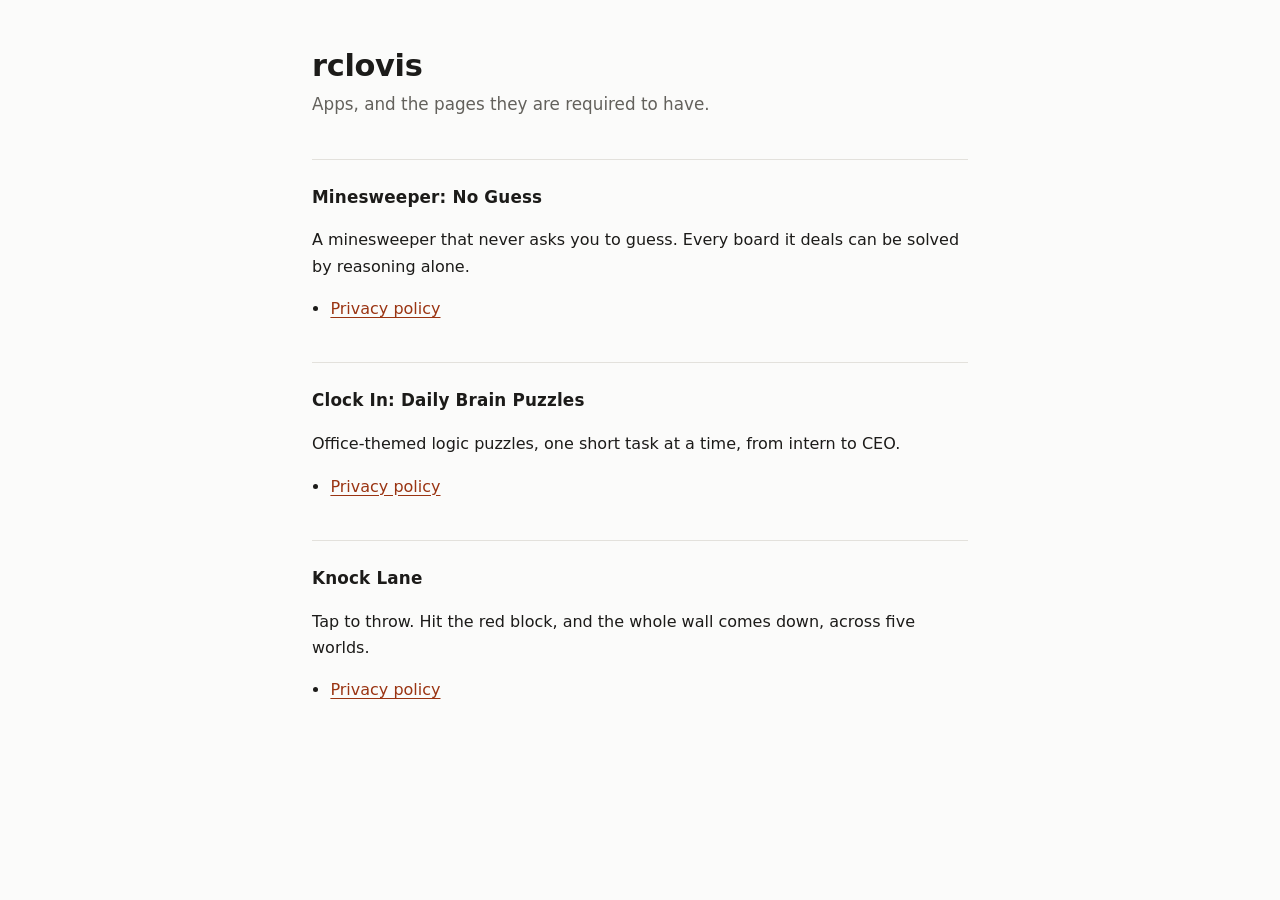
<file: index.html>
<!doctype html>
<html lang="en">
<head>
<meta charset="utf-8">
<meta name="viewport" content="width=device-width, initial-scale=1">
<title>rclovis</title>
<link rel="stylesheet" href="/style.css">
</head>
<body>
<main>
  <h1>rclovis</h1>
  <p class="sub">Apps, and the pages they are required to have.</p>
  <h2>Minesweeper: No Guess</h2>
  <p>A minesweeper that never asks you to guess. Every board it deals can be
  solved by reasoning alone.</p>
  <ul>
    <li><a href="/minesweeper/privacy/">Privacy policy</a></li>
  </ul>
  <h2>Clock In: Daily Brain Puzzles</h2>
  <p>Office-themed logic puzzles, one short task at a time, from intern to
  CEO.</p>
  <ul>
    <li><a href="/clock-in/privacy/">Privacy policy</a></li>
  </ul>
  <h2>Knock Lane</h2>
  <p>Tap to throw. Hit the red block, and the whole wall comes down, across
  five worlds.</p>
  <ul>
    <li><a href="/knock-lane/privacy/">Privacy policy</a></li>
  </ul>
</main>
</body>
</html>
</file>
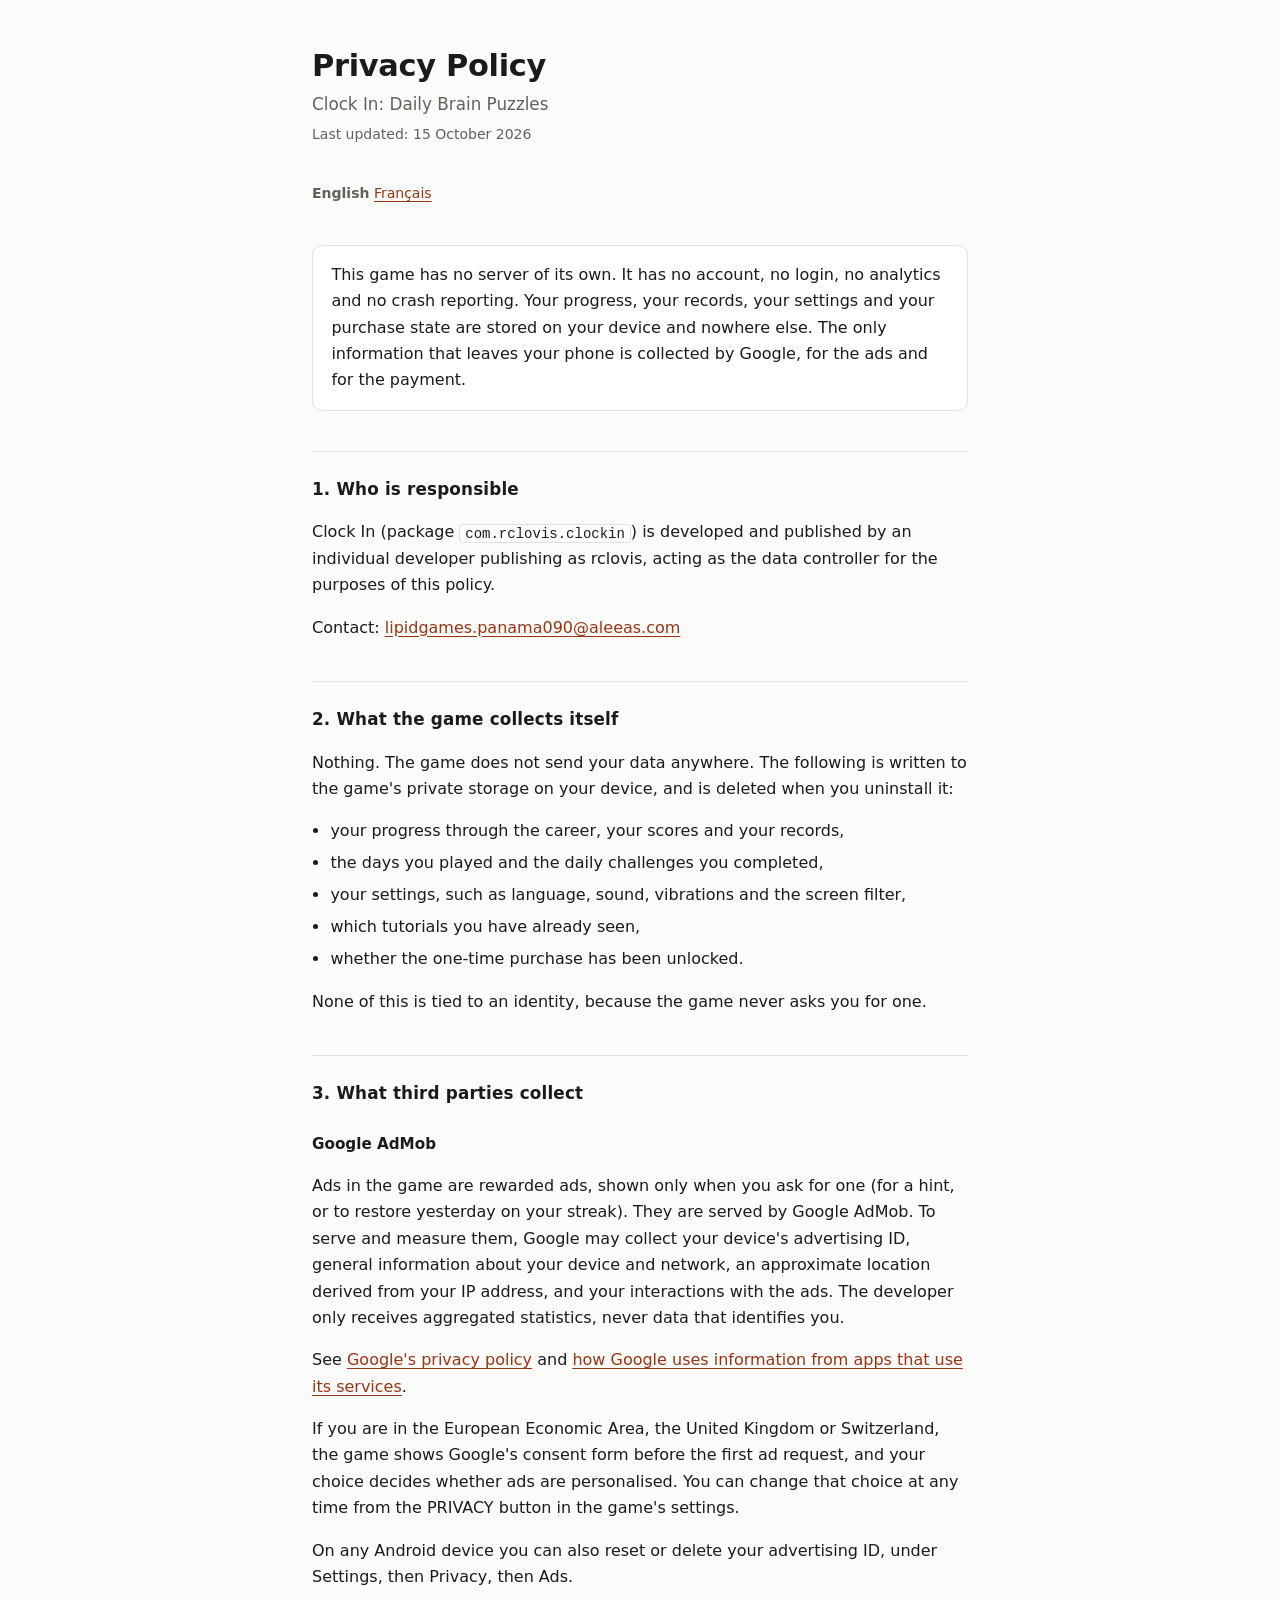
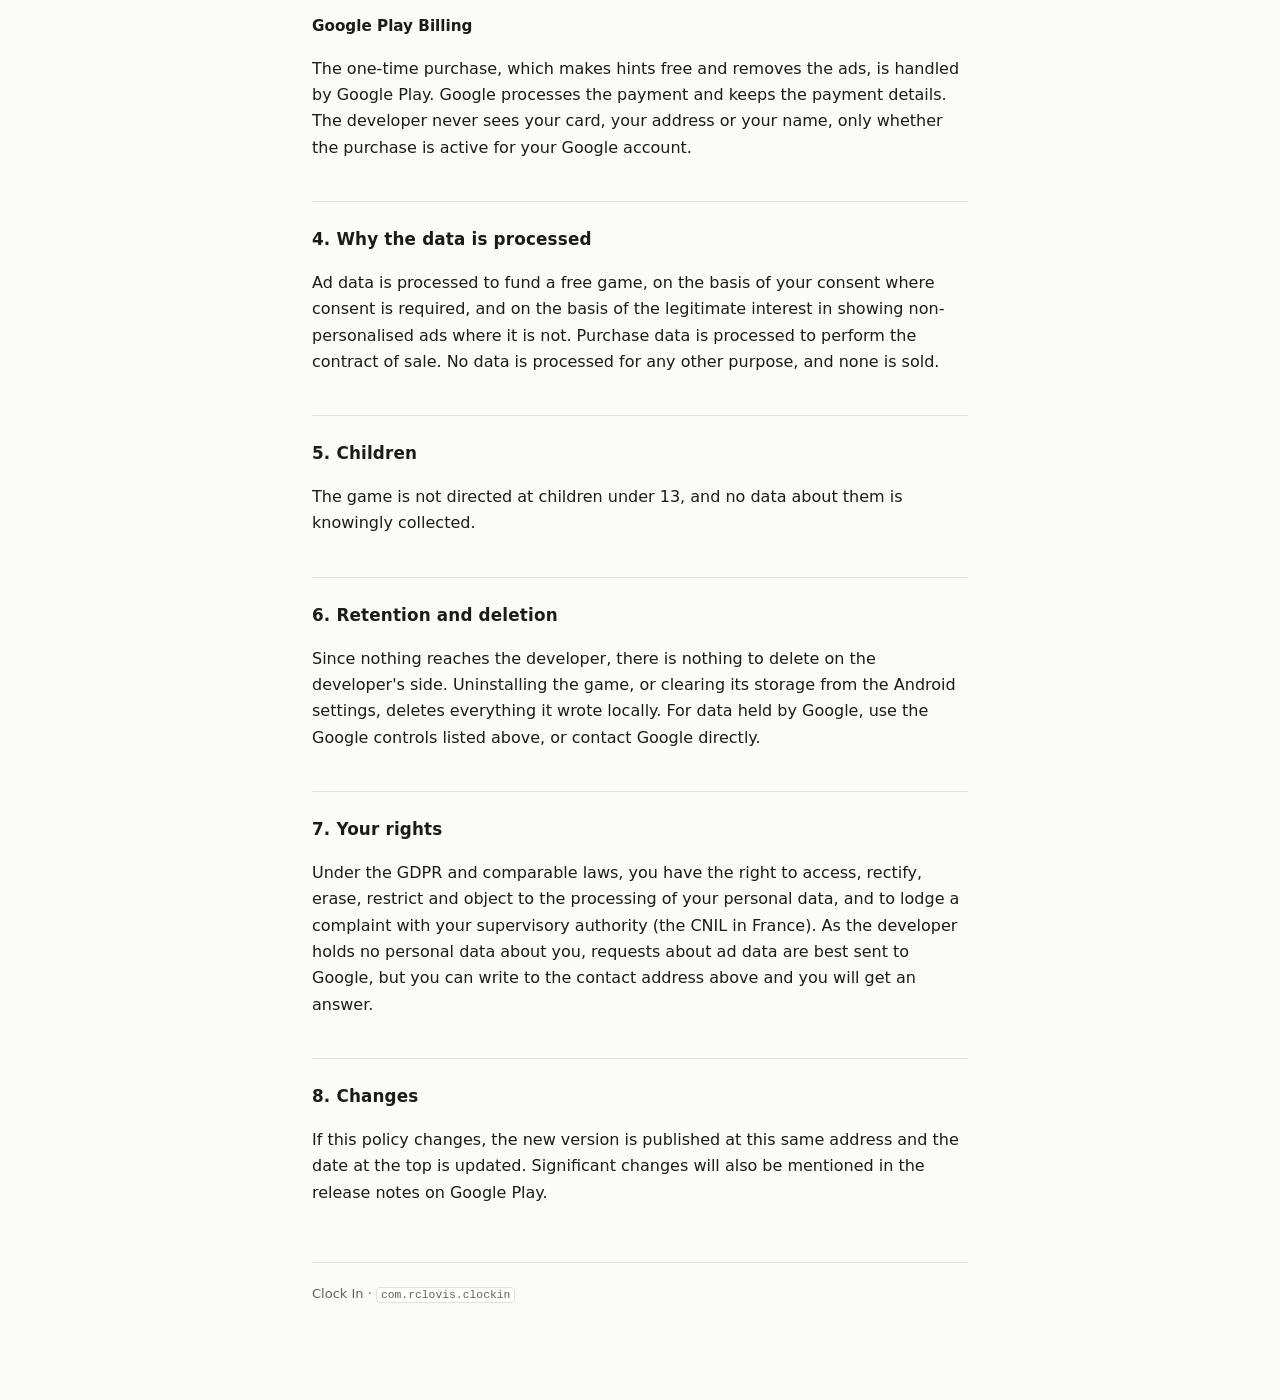
<file: clock-in/privacy/index.html>
<!doctype html>
<html lang="en">
<head>
<meta charset="utf-8">
<meta name="viewport" content="width=device-width, initial-scale=1">
<title>Privacy Policy | Clock In</title>
<link rel="stylesheet" href="/style.css">
</head>
<body>
<main>
  <h1>Privacy Policy</h1>
  <p class="sub">Clock In: Daily Brain Puzzles</p>
  <p class="date">Last updated: 15 October 2026</p>

  <nav class="langs">
    <strong>English</strong>
    <a href="fr/">Fran&ccedil;ais</a>
  </nav>

  <div class="lead">
    <p>This game has no server of its own. It has no account, no login, no
    analytics and no crash reporting. Your progress, your records, your
    settings and your purchase state are stored on your device and nowhere
    else. The only information that leaves your phone is collected by Google,
    for the ads and for the payment.</p>
  </div>

  <h2>1. Who is responsible</h2>
  <p>Clock In (package <code>com.rclovis.clockin</code>) is developed and
  published by an individual developer publishing as rclovis, acting as the
  data controller for the purposes of this policy.</p>
  <p>Contact: <a href="mailto:lipidgames.panama090@aleeas.com">lipidgames.panama090@aleeas.com</a></p>

  <h2>2. What the game collects itself</h2>
  <p>Nothing. The game does not send your data anywhere. The following is
  written to the game's private storage on your device, and is deleted when
  you uninstall it:</p>
  <ul>
    <li>your progress through the career, your scores and your records,</li>
    <li>the days you played and the daily challenges you completed,</li>
    <li>your settings, such as language, sound, vibrations and the screen
    filter,</li>
    <li>which tutorials you have already seen,</li>
    <li>whether the one-time purchase has been unlocked.</li>
  </ul>
  <p>None of this is tied to an identity, because the game never asks you for
  one.</p>

  <h2>3. What third parties collect</h2>

  <h3>Google AdMob</h3>
  <p>Ads in the game are rewarded ads, shown only when you ask for one (for a
  hint, or to restore yesterday on your streak). They are served by Google
  AdMob. To serve and measure them, Google may collect your device's
  advertising ID, general information about your device and network, an
  approximate location derived from your IP address, and your interactions
  with the ads. The developer only receives aggregated statistics, never data
  that identifies you.</p>
  <p>See
  <a href="https://policies.google.com/privacy">Google's privacy policy</a>
  and
  <a href="https://policies.google.com/technologies/partner-sites">how Google
  uses information from apps that use its services</a>.</p>
  <p>If you are in the European Economic Area, the United Kingdom or
  Switzerland, the game shows Google's consent form before the first ad
  request, and your choice decides whether ads are personalised. You can
  change that choice at any time from the PRIVACY button in the game's
  settings.</p>
  <p>On any Android device you can also reset or delete your advertising ID,
  under Settings, then Privacy, then Ads.</p>

  <h3>Google Play Billing</h3>
  <p>The one-time purchase, which makes hints free and removes the ads, is
  handled by Google Play. Google processes the payment and keeps the payment
  details. The developer never sees your card, your address or your name,
  only whether the purchase is active for your Google account.</p>

  <h2>4. Why the data is processed</h2>
  <p>Ad data is processed to fund a free game, on the basis of your consent
  where consent is required, and on the basis of the legitimate interest in
  showing non-personalised ads where it is not. Purchase data is processed to
  perform the contract of sale. No data is processed for any other purpose,
  and none is sold.</p>

  <h2>5. Children</h2>
  <p>The game is not directed at children under 13, and no data about them is
  knowingly collected.</p>

  <h2>6. Retention and deletion</h2>
  <p>Since nothing reaches the developer, there is nothing to delete on the
  developer's side. Uninstalling the game, or clearing its storage from the
  Android settings, deletes everything it wrote locally. For data held by
  Google, use the Google controls listed above, or contact Google
  directly.</p>

  <h2>7. Your rights</h2>
  <p>Under the GDPR and comparable laws, you have the right to access,
  rectify, erase, restrict and object to the processing of your personal
  data, and to lodge a complaint with your supervisory authority (the CNIL in
  France). As the developer holds no personal data about you, requests about
  ad data are best sent to Google, but you can write to the contact address
  above and you will get an answer.</p>

  <h2>8. Changes</h2>
  <p>If this policy changes, the new version is published at this same
  address and the date at the top is updated. Significant changes will also
  be mentioned in the release notes on Google Play.</p>

  <footer>
    Clock In &middot; <code>com.rclovis.clockin</code>
  </footer>
</main>
</body>
</html>
</file>
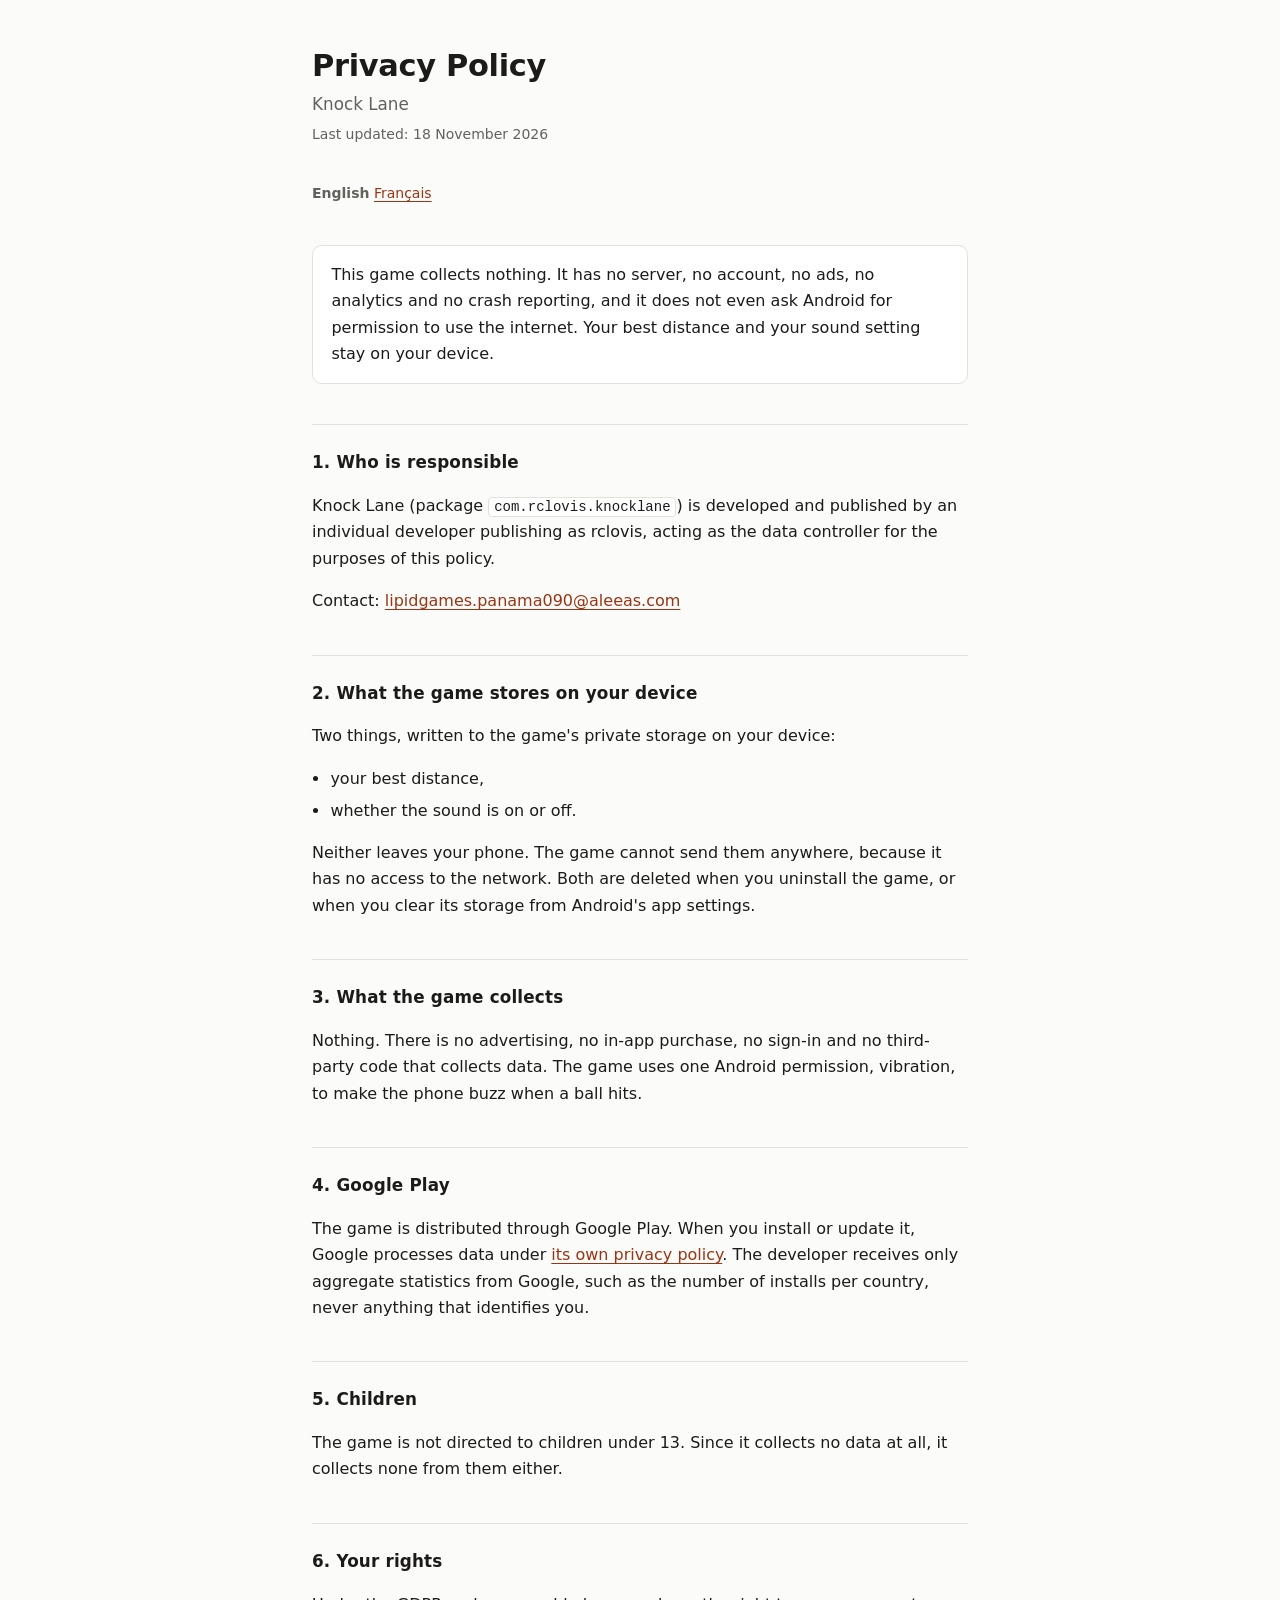
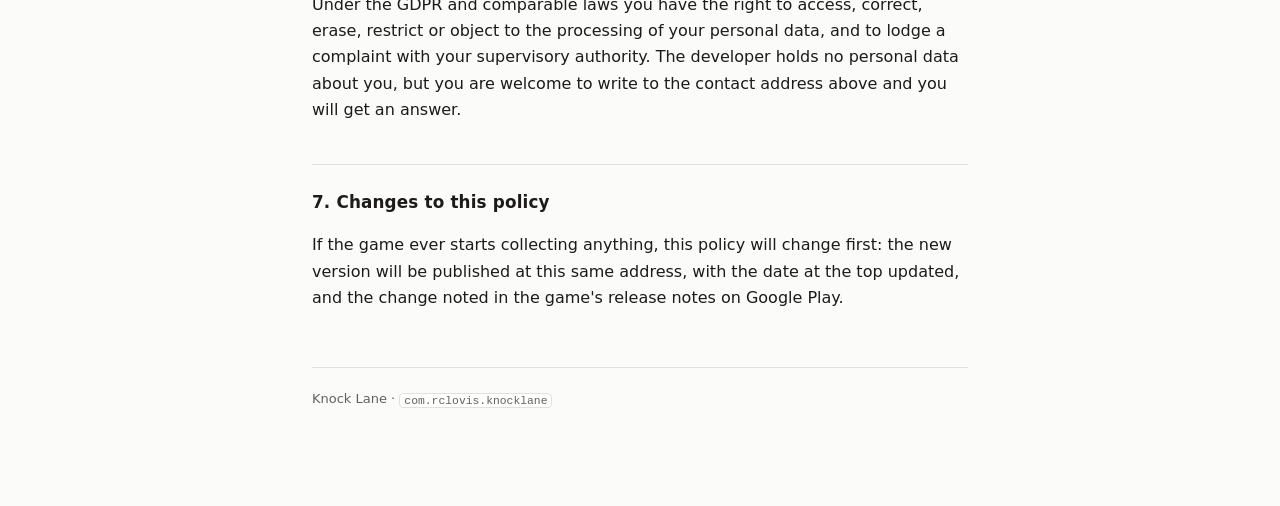
<file: knock-lane/privacy/index.html>
<!doctype html>
<html lang="en">
<head>
<meta charset="utf-8">
<meta name="viewport" content="width=device-width, initial-scale=1">
<title>Privacy Policy | Knock Lane</title>
<link rel="stylesheet" href="/style.css">
</head>
<body>
<main>
  <h1>Privacy Policy</h1>
  <p class="sub">Knock Lane</p>
  <p class="date">Last updated: 18 November 2026</p>

  <nav class="langs">
    <strong>English</strong>
    <a href="fr/">Fran&ccedil;ais</a>
  </nav>

  <div class="lead">
    <p>This game collects nothing. It has no server, no account, no ads, no
    analytics and no crash reporting, and it does not even ask Android for
    permission to use the internet. Your best distance and your sound setting
    stay on your device.</p>
  </div>

  <h2>1. Who is responsible</h2>
  <p>Knock Lane (package <code>com.rclovis.knocklane</code>) is developed and
  published by an individual developer publishing as rclovis, acting as the
  data controller for the purposes of this policy.</p>
  <p>Contact: <a href="mailto:lipidgames.panama090@aleeas.com">lipidgames.panama090@aleeas.com</a></p>

  <h2>2. What the game stores on your device</h2>
  <p>Two things, written to the game's private storage on your device:</p>
  <ul>
    <li>your best distance,</li>
    <li>whether the sound is on or off.</li>
  </ul>
  <p>Neither leaves your phone. The game cannot send them anywhere, because it
  has no access to the network. Both are deleted when you uninstall the game,
  or when you clear its storage from Android's app settings.</p>

  <h2>3. What the game collects</h2>
  <p>Nothing. There is no advertising, no in-app purchase, no sign-in and no
  third-party code that collects data. The game uses one Android permission,
  vibration, to make the phone buzz when a ball hits.</p>

  <h2>4. Google Play</h2>
  <p>The game is distributed through Google Play. When you install or update it,
  Google processes data under
  <a href="https://policies.google.com/privacy">its own privacy policy</a>. The
  developer receives only aggregate statistics from Google, such as the number
  of installs per country, never anything that identifies you.</p>

  <h2>5. Children</h2>
  <p>The game is not directed to children under 13. Since it collects no data
  at all, it collects none from them either.</p>

  <h2>6. Your rights</h2>
  <p>Under the GDPR and comparable laws you have the right to access, correct,
  erase, restrict or object to the processing of your personal data, and to
  lodge a complaint with your supervisory authority. The developer holds no
  personal data about you, but you are welcome to write to the contact address
  above and you will get an answer.</p>

  <h2>7. Changes to this policy</h2>
  <p>If the game ever starts collecting anything, this policy will change
  first: the new version will be published at this same address, with the date
  at the top updated, and the change noted in the game's release notes on
  Google Play.</p>

  <footer>
    Knock Lane &middot; <code>com.rclovis.knocklane</code>
  </footer>
</main>
</body>
</html>
</file>
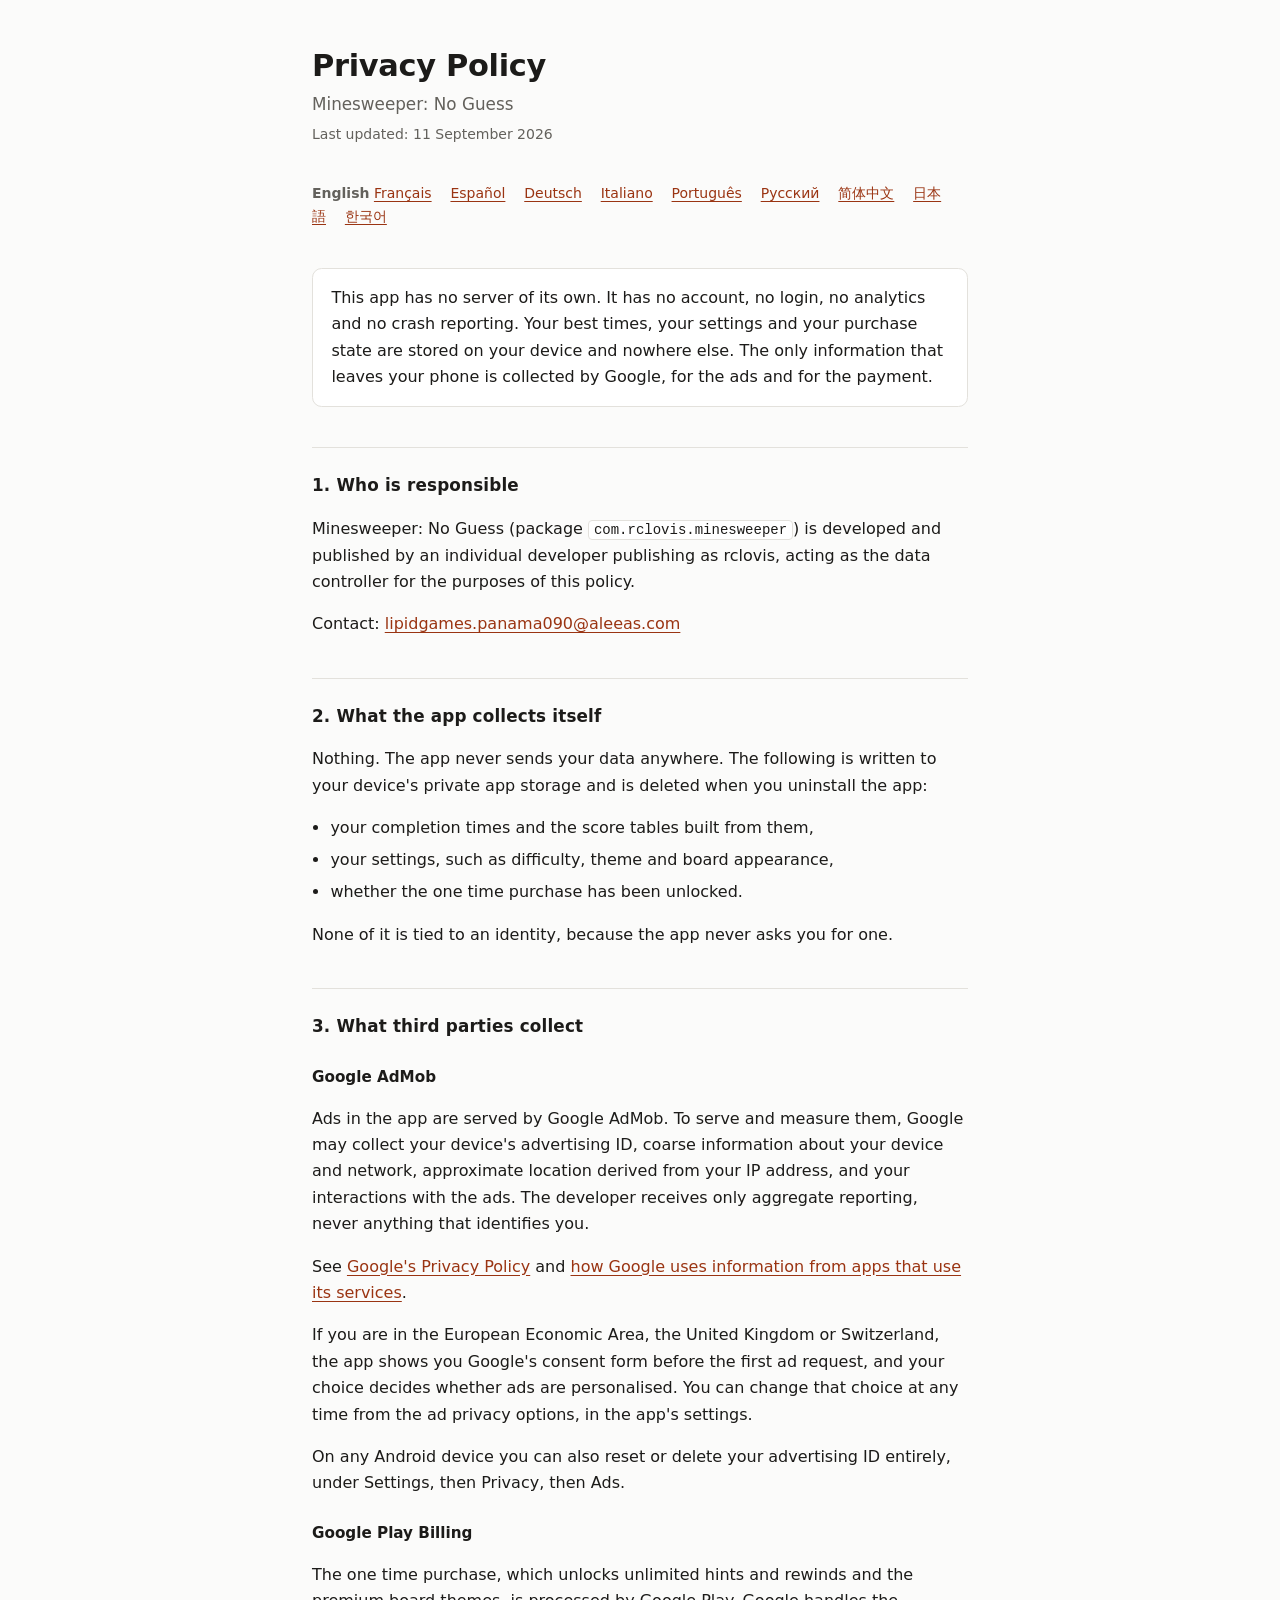
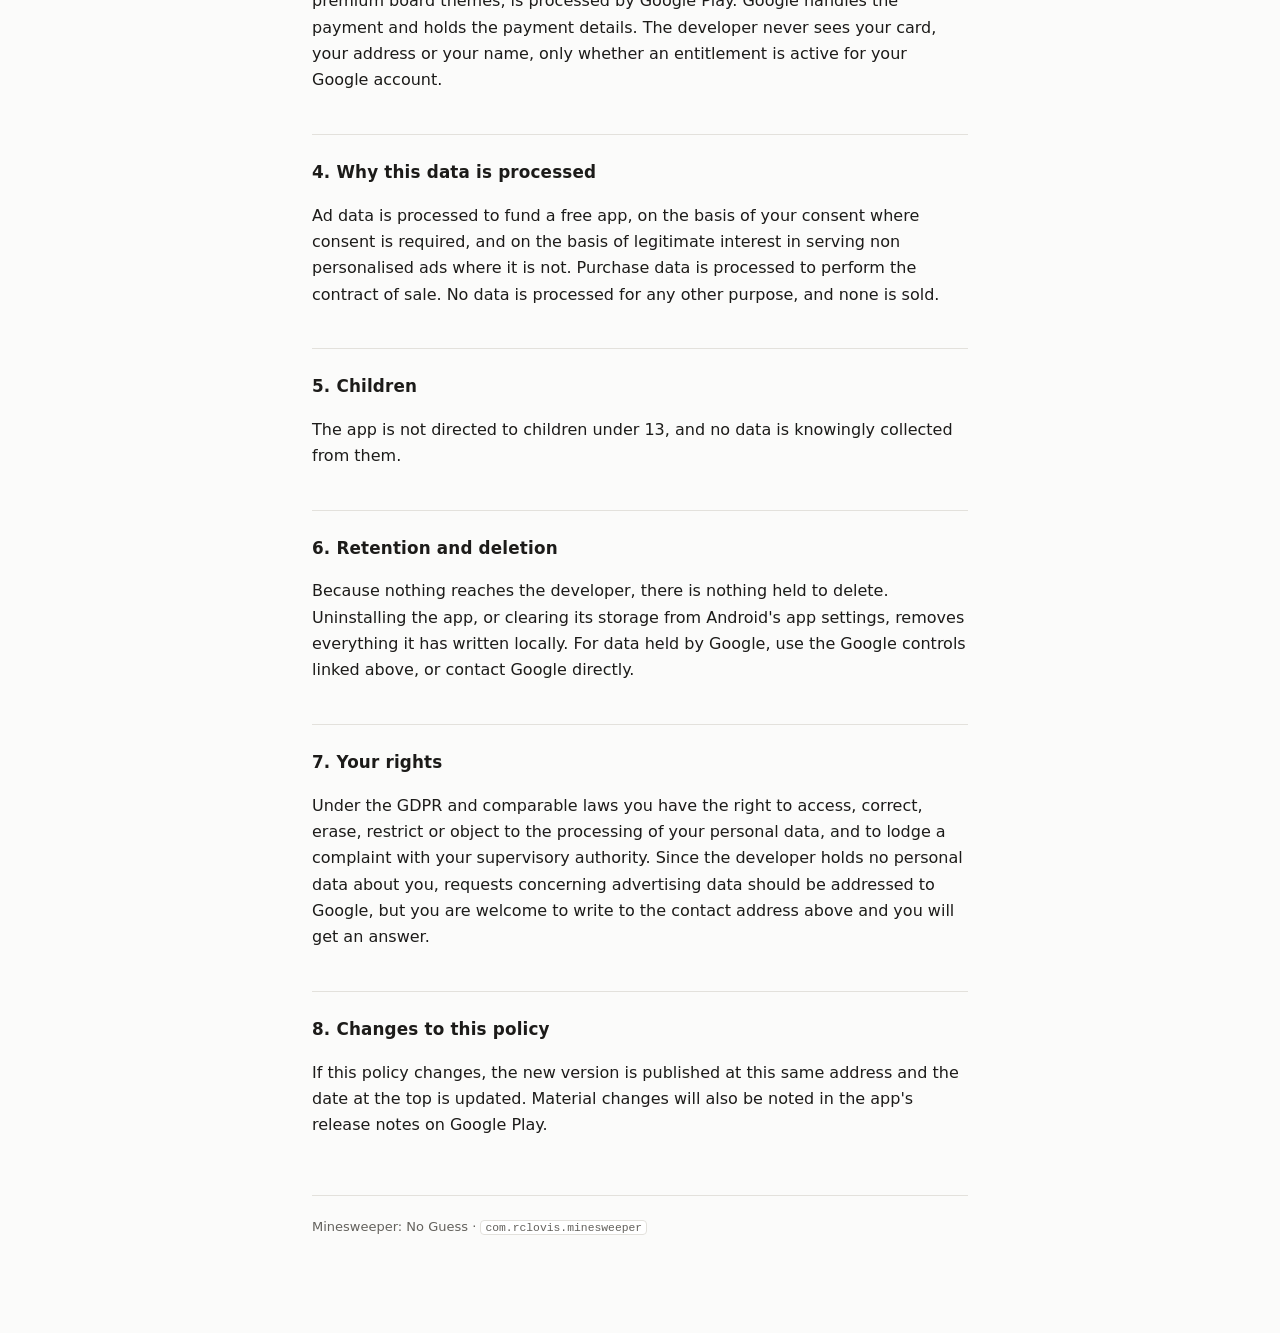
<file: minesweeper/privacy/index.html>
<!doctype html>
<html lang="en">
<head>
<meta charset="utf-8">
<meta name="viewport" content="width=device-width, initial-scale=1">
<title>Privacy Policy | Minesweeper: No Guess</title>
<link rel="stylesheet" href="/style.css">
</head>
<body>
<main>
  <h1>Privacy Policy</h1>
  <p class="sub">Minesweeper: No Guess</p>
  <p class="date">Last updated: 11 September 2026</p>

  <nav class="langs">
    <strong>English</strong>
    <a href="fr/">Fran&ccedil;ais</a>
    <a href="es/">Espa&ntilde;ol</a>
    <a href="de/">Deutsch</a>
    <a href="it/">Italiano</a>
    <a href="pt/">Portugu&ecirc;s</a>
    <a href="ru/">Русский</a>
    <a href="zh/">&#31616;&#20307;&#20013;&#25991;</a>
    <a href="ja/">日本語</a>
    <a href="ko/">한국어</a>
  </nav>

  <div class="lead">
    <p>This app has no server of its own. It has no account, no login, no
    analytics and no crash reporting. Your best times, your settings and your
    purchase state are stored on your device and nowhere else. The only
    information that leaves your phone is collected by Google, for the ads and
    for the payment.</p>
  </div>

  <h2>1. Who is responsible</h2>
  <p>Minesweeper: No Guess (package <code>com.rclovis.minesweeper</code>) is
  developed and published by an individual developer publishing as rclovis, acting as
  the data controller for the purposes of this policy.</p>
  <p>Contact: <a href="mailto:lipidgames.panama090@aleeas.com">lipidgames.panama090@aleeas.com</a></p>

  <h2>2. What the app collects itself</h2>
  <p>Nothing. The app never sends your data anywhere. The following is written
  to your device's private app storage and is deleted when you uninstall the
  app:</p>
  <ul>
    <li>your completion times and the score tables built from them,</li>
    <li>your settings, such as difficulty, theme and board appearance,</li>
    <li>whether the one time purchase has been unlocked.</li>
  </ul>
  <p>None of it is tied to an identity, because the app never asks you for one.</p>

  <h2>3. What third parties collect</h2>

  <h3>Google AdMob</h3>
  <p>Ads in the app are served by Google AdMob. To serve and measure them,
  Google may collect your device's advertising ID, coarse information about
  your device and network, approximate location derived from your IP address,
  and your interactions with the ads. The developer receives only aggregate
  reporting, never anything that identifies you.</p>
  <p>See
  <a href="https://policies.google.com/privacy">Google's Privacy Policy</a> and
  <a href="https://policies.google.com/technologies/partner-sites">how Google
  uses information from apps that use its services</a>.</p>
  <p>If you are in the European Economic Area, the United Kingdom or
  Switzerland, the app shows you Google's consent form before the first ad
  request, and your choice decides whether ads are personalised. You can change that choice at any time from the ad privacy options, in
  the app's settings.</p>
  <p>On any Android device you can also reset or delete your advertising ID
  entirely, under Settings, then Privacy, then Ads.</p>

  <h3>Google Play Billing</h3>
  <p>The one time purchase, which unlocks unlimited hints and rewinds and the
  premium board themes, is processed by Google Play.
  Google handles the payment and holds the payment details. The developer never
  sees your card, your address or your name, only whether an entitlement is
  active for your Google account.</p>

  <h2>4. Why this data is processed</h2>
  <p>Ad data is processed to fund a free app, on the basis of your consent where
  consent is required, and on the basis of legitimate interest in serving
  non personalised ads where it is not. Purchase data is processed to perform
  the contract of sale. No data is processed for any other purpose, and none is
  sold.</p>

  <h2>5. Children</h2>
  <p>The app is not directed to children under 13, and no data is knowingly
  collected from them.</p>

  <h2>6. Retention and deletion</h2>
  <p>Because nothing reaches the developer, there is nothing held to delete.
  Uninstalling the app, or clearing its storage from Android's app settings,
  removes everything it has written locally. For data held by Google, use the
  Google controls linked above, or contact Google directly.</p>

  <h2>7. Your rights</h2>
  <p>Under the GDPR and comparable laws you have the right to access, correct,
  erase, restrict or object to the processing of your personal data, and to
  lodge a complaint with your supervisory authority. Since the developer holds
  no personal data about you, requests concerning advertising data should be
  addressed to Google, but you are welcome to write to the contact address above
  and you will get an answer.</p>

  <h2>8. Changes to this policy</h2>
  <p>If this policy changes, the new version is published at this same address
  and the date at the top is updated. Material changes will also be noted in the
  app's release notes on Google Play.</p>

  <footer>
    Minesweeper: No Guess &middot; <code>com.rclovis.minesweeper</code>
  </footer>
</main>
</body>
</html>
</file>
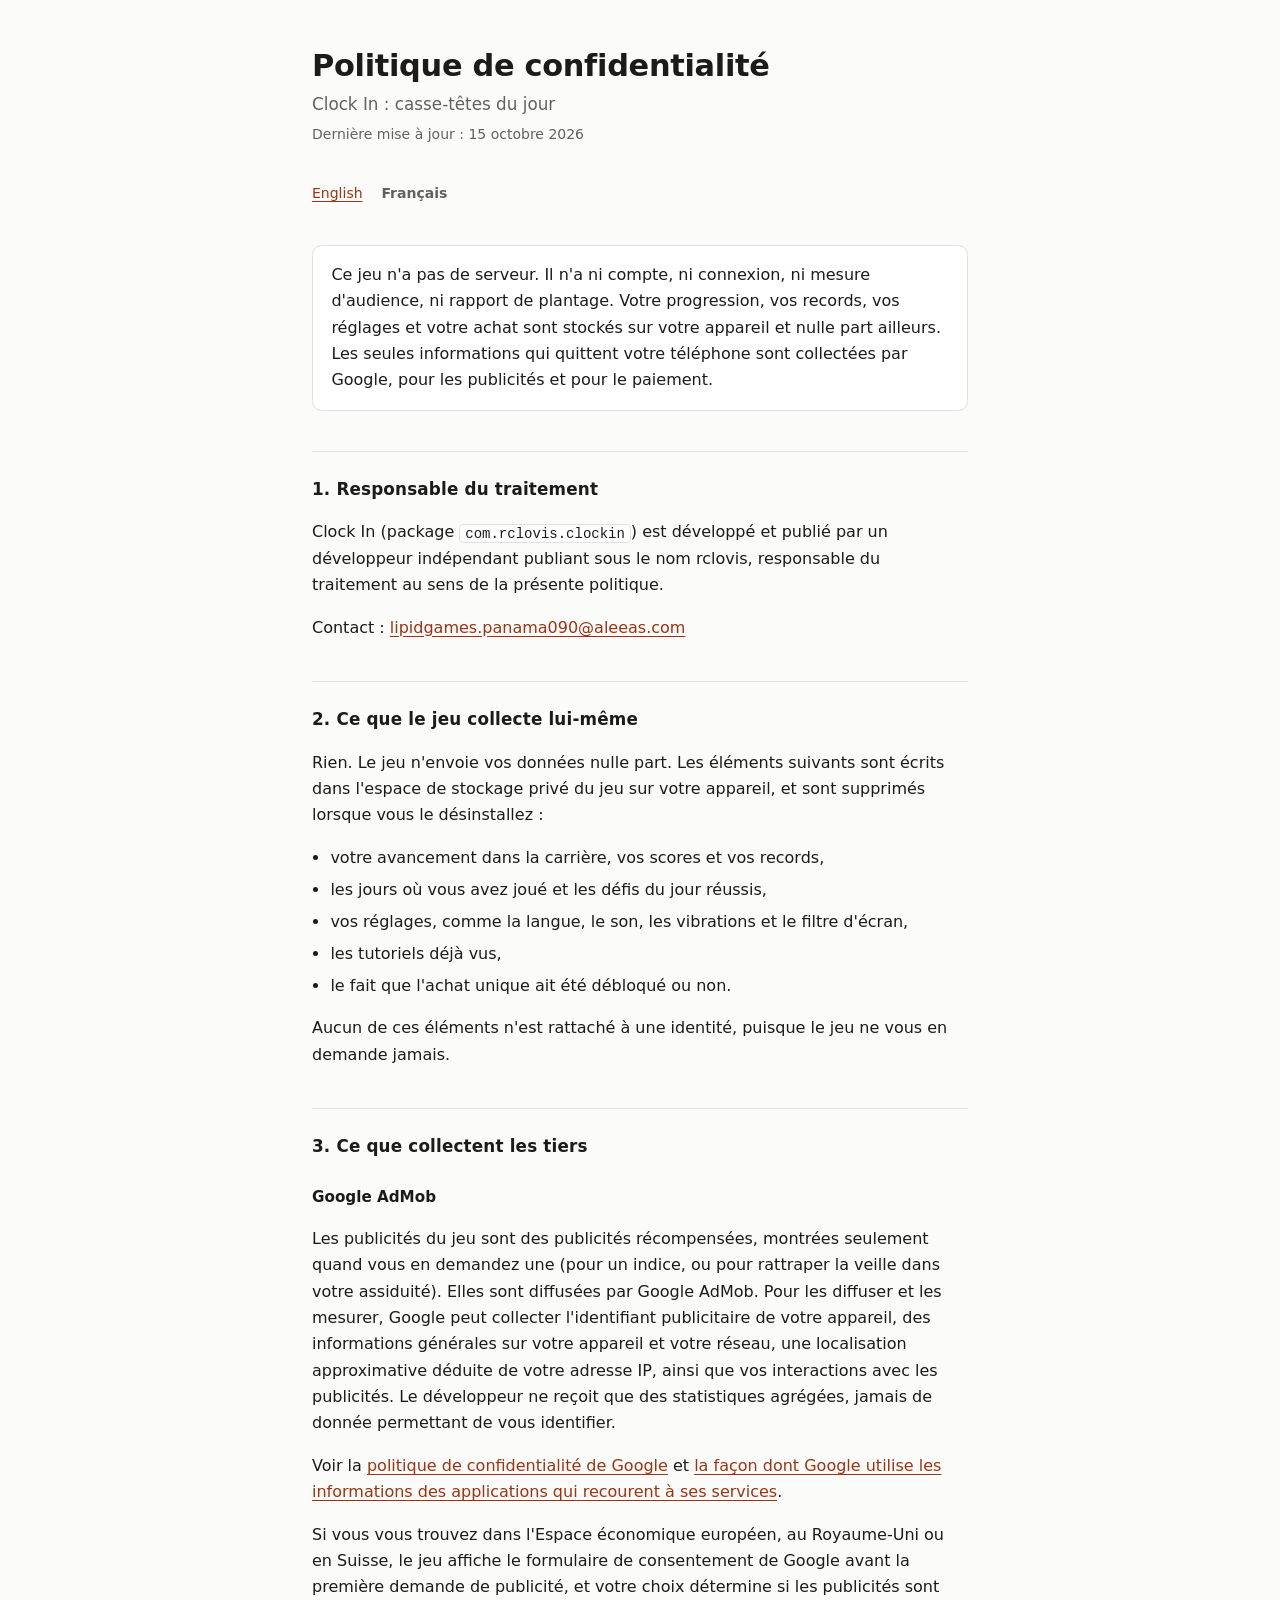
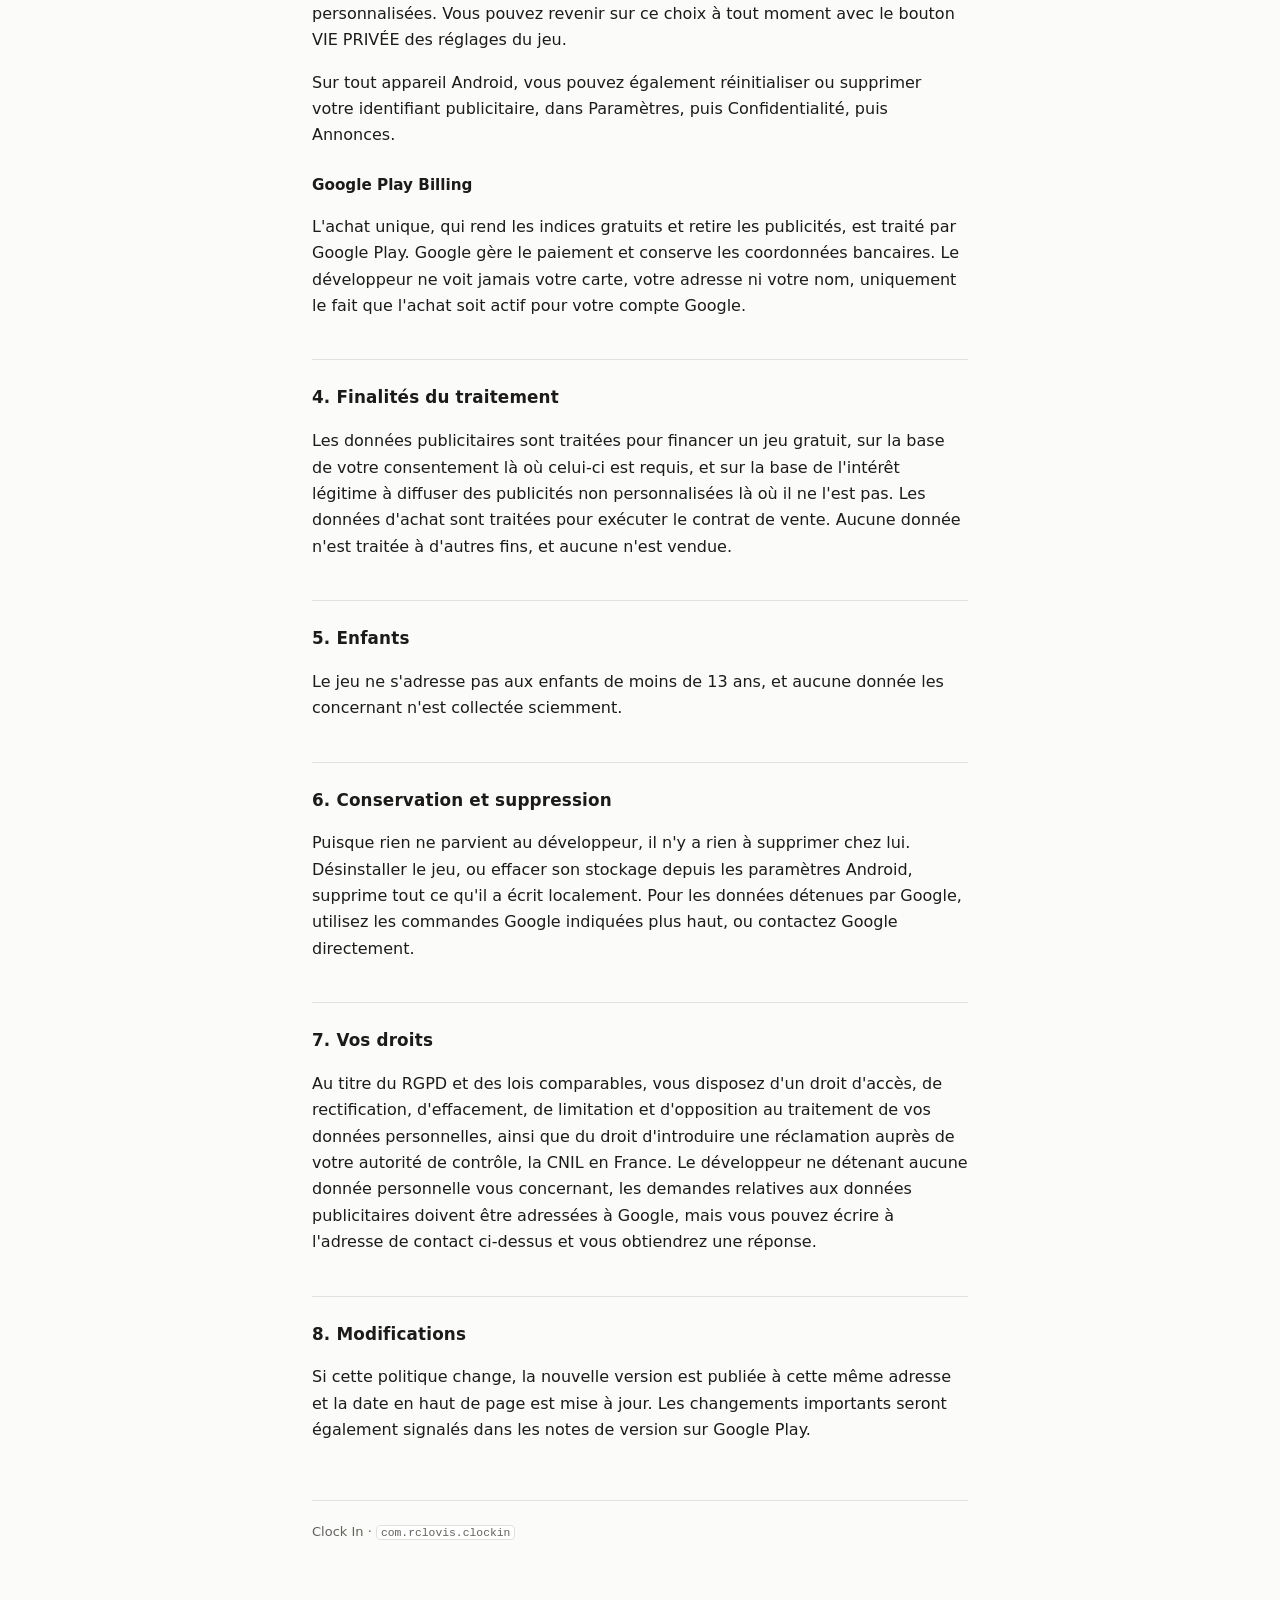
<file: clock-in/privacy/fr/index.html>
<!doctype html>
<html lang="fr">
<head>
<meta charset="utf-8">
<meta name="viewport" content="width=device-width, initial-scale=1">
<title>Politique de confidentialit&eacute; | Clock In</title>
<link rel="stylesheet" href="/style.css">
</head>
<body>
<main>
  <h1>Politique de confidentialit&eacute;</h1>
  <p class="sub">Clock In : casse-t&ecirc;tes du jour</p>
  <p class="date">Derni&egrave;re mise &agrave; jour : 15 octobre 2026</p>

  <nav class="langs">
    <a href="../">English</a>
    <strong>Fran&ccedil;ais</strong>
  </nav>

  <div class="lead">
    <p>Ce jeu n'a pas de serveur. Il n'a ni compte, ni connexion, ni mesure
    d'audience, ni rapport de plantage. Votre progression, vos records, vos
    r&eacute;glages et votre achat sont stock&eacute;s sur votre appareil et
    nulle part ailleurs. Les seules informations qui quittent votre
    t&eacute;l&eacute;phone sont collect&eacute;es par Google, pour les
    publicit&eacute;s et pour le paiement.</p>
  </div>

  <h2>1. Responsable du traitement</h2>
  <p>Clock In (package <code>com.rclovis.clockin</code>) est
  d&eacute;velopp&eacute; et publi&eacute; par un d&eacute;veloppeur
  ind&eacute;pendant publiant sous le nom rclovis, responsable du traitement au
  sens de la pr&eacute;sente politique.</p>
  <p>Contact : <a href="mailto:lipidgames.panama090@aleeas.com">lipidgames.panama090@aleeas.com</a></p>

  <h2>2. Ce que le jeu collecte lui-m&ecirc;me</h2>
  <p>Rien. Le jeu n'envoie vos donn&eacute;es nulle part. Les &eacute;l&eacute;ments
  suivants sont &eacute;crits dans l'espace de stockage priv&eacute; du jeu sur
  votre appareil, et sont supprim&eacute;s lorsque vous le d&eacute;sinstallez :</p>
  <ul>
    <li>votre avancement dans la carri&egrave;re, vos scores et vos records,</li>
    <li>les jours o&ugrave; vous avez jou&eacute; et les d&eacute;fis du jour
    r&eacute;ussis,</li>
    <li>vos r&eacute;glages, comme la langue, le son, les vibrations et le
    filtre d'&eacute;cran,</li>
    <li>les tutoriels d&eacute;j&agrave; vus,</li>
    <li>le fait que l'achat unique ait &eacute;t&eacute; d&eacute;bloqu&eacute;
    ou non.</li>
  </ul>
  <p>Aucun de ces &eacute;l&eacute;ments n'est rattach&eacute; &agrave; une
  identit&eacute;, puisque le jeu ne vous en demande jamais.</p>

  <h2>3. Ce que collectent les tiers</h2>

  <h3>Google AdMob</h3>
  <p>Les publicit&eacute;s du jeu sont des publicit&eacute;s
  r&eacute;compens&eacute;es, montr&eacute;es seulement quand vous en demandez
  une (pour un indice, ou pour rattraper la veille dans votre assiduit&eacute;).
  Elles sont diffus&eacute;es par Google AdMob. Pour les diffuser et les
  mesurer, Google peut collecter l'identifiant publicitaire de votre appareil,
  des informations g&eacute;n&eacute;rales sur votre appareil et votre
  r&eacute;seau, une localisation approximative d&eacute;duite de votre adresse
  IP, ainsi que vos interactions avec les publicit&eacute;s. Le
  d&eacute;veloppeur ne re&ccedil;oit que des statistiques
  agr&eacute;g&eacute;es, jamais de donn&eacute;e permettant de vous
  identifier.</p>
  <p>Voir la
  <a href="https://policies.google.com/privacy">politique de
  confidentialit&eacute; de Google</a> et
  <a href="https://policies.google.com/technologies/partner-sites">la
  fa&ccedil;on dont Google utilise les informations des applications qui
  recourent &agrave; ses services</a>.</p>
  <p>Si vous vous trouvez dans l'Espace &eacute;conomique europ&eacute;en, au
  Royaume-Uni ou en Suisse, le jeu affiche le formulaire de consentement de
  Google avant la premi&egrave;re demande de publicit&eacute;, et votre choix
  d&eacute;termine si les publicit&eacute;s sont personnalis&eacute;es. Vous
  pouvez revenir sur ce choix &agrave; tout moment avec le bouton VIE
  PRIV&Eacute;E des r&eacute;glages du jeu.</p>
  <p>Sur tout appareil Android, vous pouvez &eacute;galement
  r&eacute;initialiser ou supprimer votre identifiant publicitaire, dans
  Param&egrave;tres, puis Confidentialit&eacute;, puis Annonces.</p>

  <h3>Google Play Billing</h3>
  <p>L'achat unique, qui rend les indices gratuits et retire les
  publicit&eacute;s, est trait&eacute; par Google Play. Google g&egrave;re le
  paiement et conserve les coordonn&eacute;es bancaires. Le d&eacute;veloppeur
  ne voit jamais votre carte, votre adresse ni votre nom, uniquement le fait
  que l'achat soit actif pour votre compte Google.</p>

  <h2>4. Finalit&eacute;s du traitement</h2>
  <p>Les donn&eacute;es publicitaires sont trait&eacute;es pour financer un jeu
  gratuit, sur la base de votre consentement l&agrave; o&ugrave; celui-ci est
  requis, et sur la base de l'int&eacute;r&ecirc;t l&eacute;gitime &agrave;
  diffuser des publicit&eacute;s non personnalis&eacute;es l&agrave; o&ugrave;
  il ne l'est pas. Les donn&eacute;es d'achat sont trait&eacute;es pour
  ex&eacute;cuter le contrat de vente. Aucune donn&eacute;e n'est
  trait&eacute;e &agrave; d'autres fins, et aucune n'est vendue.</p>

  <h2>5. Enfants</h2>
  <p>Le jeu ne s'adresse pas aux enfants de moins de 13 ans, et aucune
  donn&eacute;e les concernant n'est collect&eacute;e sciemment.</p>

  <h2>6. Conservation et suppression</h2>
  <p>Puisque rien ne parvient au d&eacute;veloppeur, il n'y a rien &agrave;
  supprimer chez lui. D&eacute;sinstaller le jeu, ou effacer son stockage depuis
  les param&egrave;tres Android, supprime tout ce qu'il a &eacute;crit
  localement. Pour les donn&eacute;es d&eacute;tenues par Google, utilisez les
  commandes Google indiqu&eacute;es plus haut, ou contactez Google
  directement.</p>

  <h2>7. Vos droits</h2>
  <p>Au titre du RGPD et des lois comparables, vous disposez d'un droit
  d'acc&egrave;s, de rectification, d'effacement, de limitation et d'opposition
  au traitement de vos donn&eacute;es personnelles, ainsi que du droit
  d'introduire une r&eacute;clamation aupr&egrave;s de votre autorit&eacute; de
  contr&ocirc;le, la CNIL en France. Le d&eacute;veloppeur ne d&eacute;tenant
  aucune donn&eacute;e personnelle vous concernant, les demandes relatives aux
  donn&eacute;es publicitaires doivent &ecirc;tre adress&eacute;es &agrave;
  Google, mais vous pouvez &eacute;crire &agrave; l'adresse de contact
  ci-dessus et vous obtiendrez une r&eacute;ponse.</p>

  <h2>8. Modifications</h2>
  <p>Si cette politique change, la nouvelle version est publi&eacute;e &agrave;
  cette m&ecirc;me adresse et la date en haut de page est mise &agrave; jour.
  Les changements importants seront &eacute;galement signal&eacute;s dans les
  notes de version sur Google Play.</p>

  <footer>
    Clock In &middot; <code>com.rclovis.clockin</code>
  </footer>
</main>
</body>
</html>
</file>
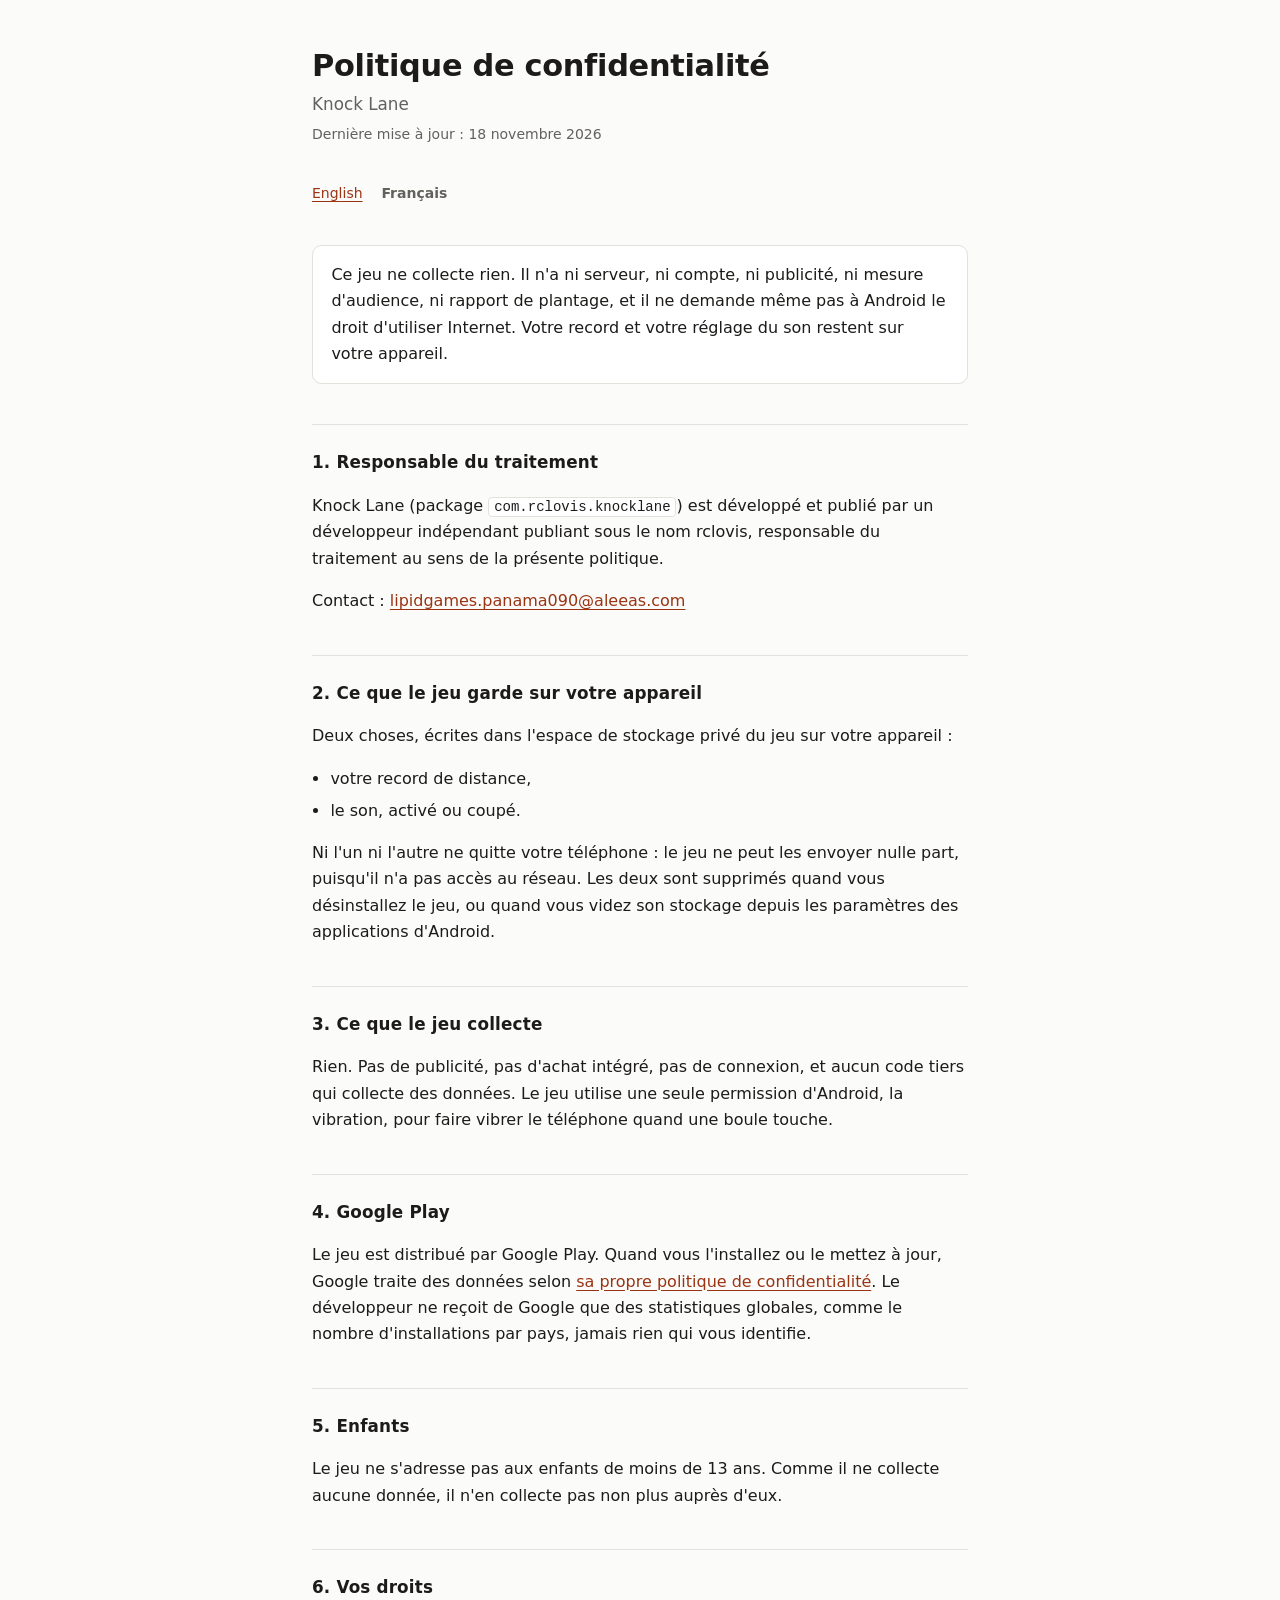
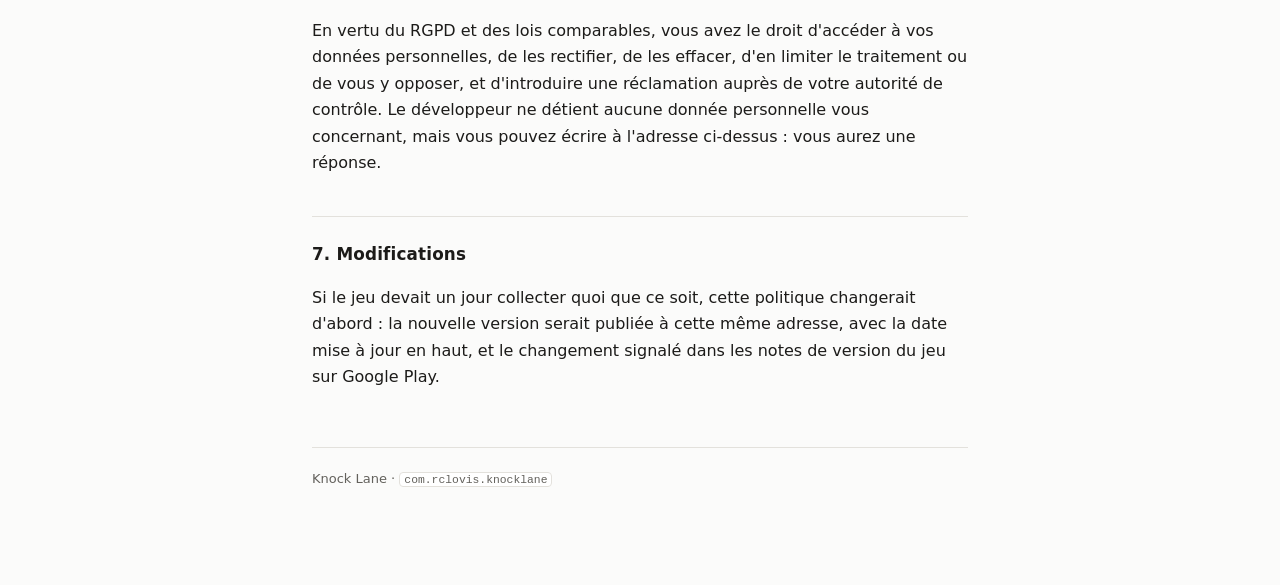
<file: knock-lane/privacy/fr/index.html>
<!doctype html>
<html lang="fr">
<head>
<meta charset="utf-8">
<meta name="viewport" content="width=device-width, initial-scale=1">
<title>Politique de confidentialit&eacute; | Knock Lane</title>
<link rel="stylesheet" href="/style.css">
</head>
<body>
<main>
  <h1>Politique de confidentialit&eacute;</h1>
  <p class="sub">Knock Lane</p>
  <p class="date">Derni&egrave;re mise &agrave; jour : 18 novembre 2026</p>

  <nav class="langs">
    <a href="../">English</a>
    <strong>Fran&ccedil;ais</strong>
  </nav>

  <div class="lead">
    <p>Ce jeu ne collecte rien. Il n'a ni serveur, ni compte, ni publicit&eacute;,
    ni mesure d'audience, ni rapport de plantage, et il ne demande m&ecirc;me pas
    &agrave; Android le droit d'utiliser Internet. Votre record et votre
    r&eacute;glage du son restent sur votre appareil.</p>
  </div>

  <h2>1. Responsable du traitement</h2>
  <p>Knock Lane (package <code>com.rclovis.knocklane</code>) est
  d&eacute;velopp&eacute; et publi&eacute; par un d&eacute;veloppeur
  ind&eacute;pendant publiant sous le nom rclovis, responsable du traitement au
  sens de la pr&eacute;sente politique.</p>
  <p>Contact : <a href="mailto:lipidgames.panama090@aleeas.com">lipidgames.panama090@aleeas.com</a></p>

  <h2>2. Ce que le jeu garde sur votre appareil</h2>
  <p>Deux choses, &eacute;crites dans l'espace de stockage priv&eacute; du jeu
  sur votre appareil :</p>
  <ul>
    <li>votre record de distance,</li>
    <li>le son, activ&eacute; ou coup&eacute;.</li>
  </ul>
  <p>Ni l'un ni l'autre ne quitte votre t&eacute;l&eacute;phone : le jeu ne peut
  les envoyer nulle part, puisqu'il n'a pas acc&egrave;s au r&eacute;seau. Les
  deux sont supprim&eacute;s quand vous d&eacute;sinstallez le jeu, ou quand vous
  videz son stockage depuis les param&egrave;tres des applications
  d'Android.</p>

  <h2>3. Ce que le jeu collecte</h2>
  <p>Rien. Pas de publicit&eacute;, pas d'achat int&eacute;gr&eacute;, pas de
  connexion, et aucun code tiers qui collecte des donn&eacute;es. Le jeu utilise
  une seule permission d'Android, la vibration, pour faire vibrer le
  t&eacute;l&eacute;phone quand une boule touche.</p>

  <h2>4. Google Play</h2>
  <p>Le jeu est distribu&eacute; par Google Play. Quand vous l'installez ou le
  mettez &agrave; jour, Google traite des donn&eacute;es selon
  <a href="https://policies.google.com/privacy?hl=fr">sa propre politique de
  confidentialit&eacute;</a>. Le d&eacute;veloppeur ne re&ccedil;oit de Google
  que des statistiques globales, comme le nombre d'installations par pays,
  jamais rien qui vous identifie.</p>

  <h2>5. Enfants</h2>
  <p>Le jeu ne s'adresse pas aux enfants de moins de 13 ans. Comme il ne
  collecte aucune donn&eacute;e, il n'en collecte pas non plus aupr&egrave;s
  d'eux.</p>

  <h2>6. Vos droits</h2>
  <p>En vertu du RGPD et des lois comparables, vous avez le droit
  d'acc&eacute;der &agrave; vos donn&eacute;es personnelles, de les rectifier, de
  les effacer, d'en limiter le traitement ou de vous y opposer, et
  d'introduire une r&eacute;clamation aupr&egrave;s de votre autorit&eacute; de
  contr&ocirc;le. Le d&eacute;veloppeur ne d&eacute;tient aucune donn&eacute;e
  personnelle vous concernant, mais vous pouvez &eacute;crire &agrave;
  l'adresse ci-dessus : vous aurez une r&eacute;ponse.</p>

  <h2>7. Modifications</h2>
  <p>Si le jeu devait un jour collecter quoi que ce soit, cette politique
  changerait d'abord : la nouvelle version serait publi&eacute;e &agrave; cette
  m&ecirc;me adresse, avec la date mise &agrave; jour en haut, et le changement
  signal&eacute; dans les notes de version du jeu sur Google Play.</p>

  <footer>
    Knock Lane &middot; <code>com.rclovis.knocklane</code>
  </footer>
</main>
</body>
</html>
</file>
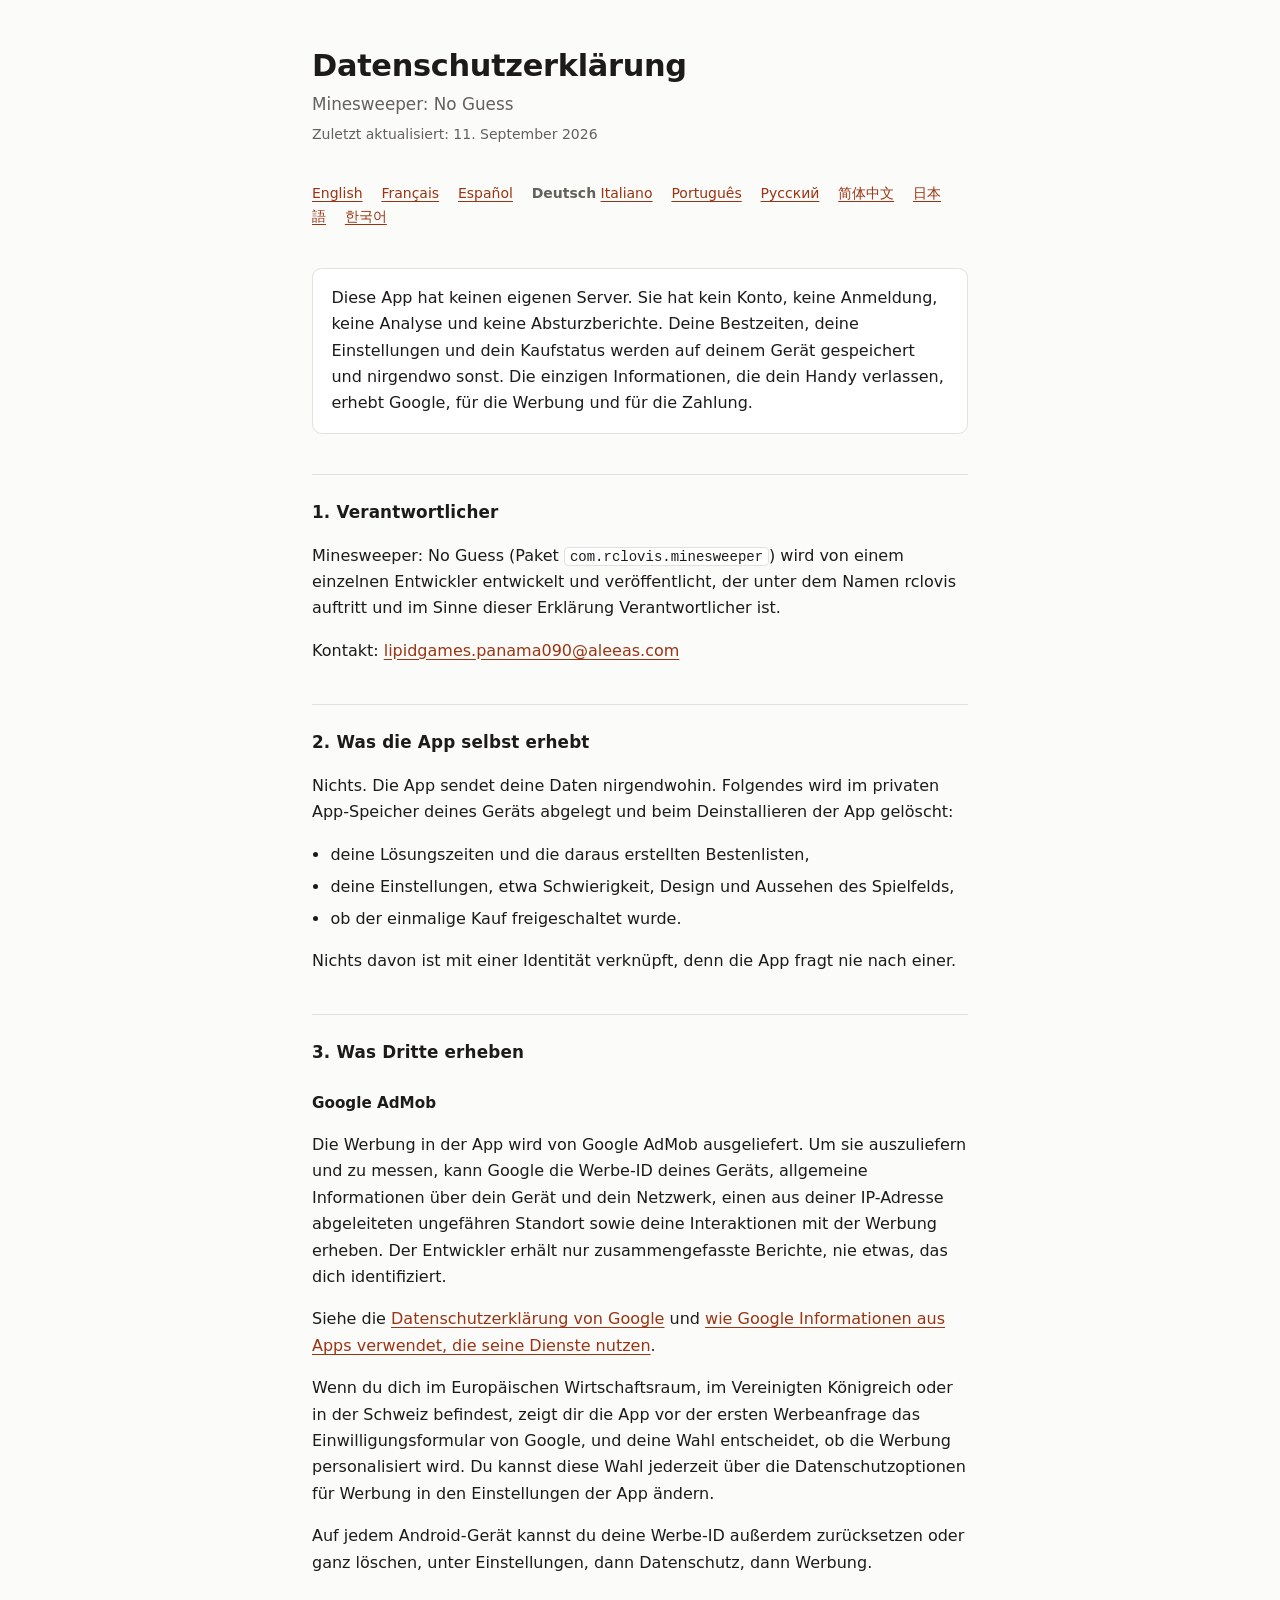
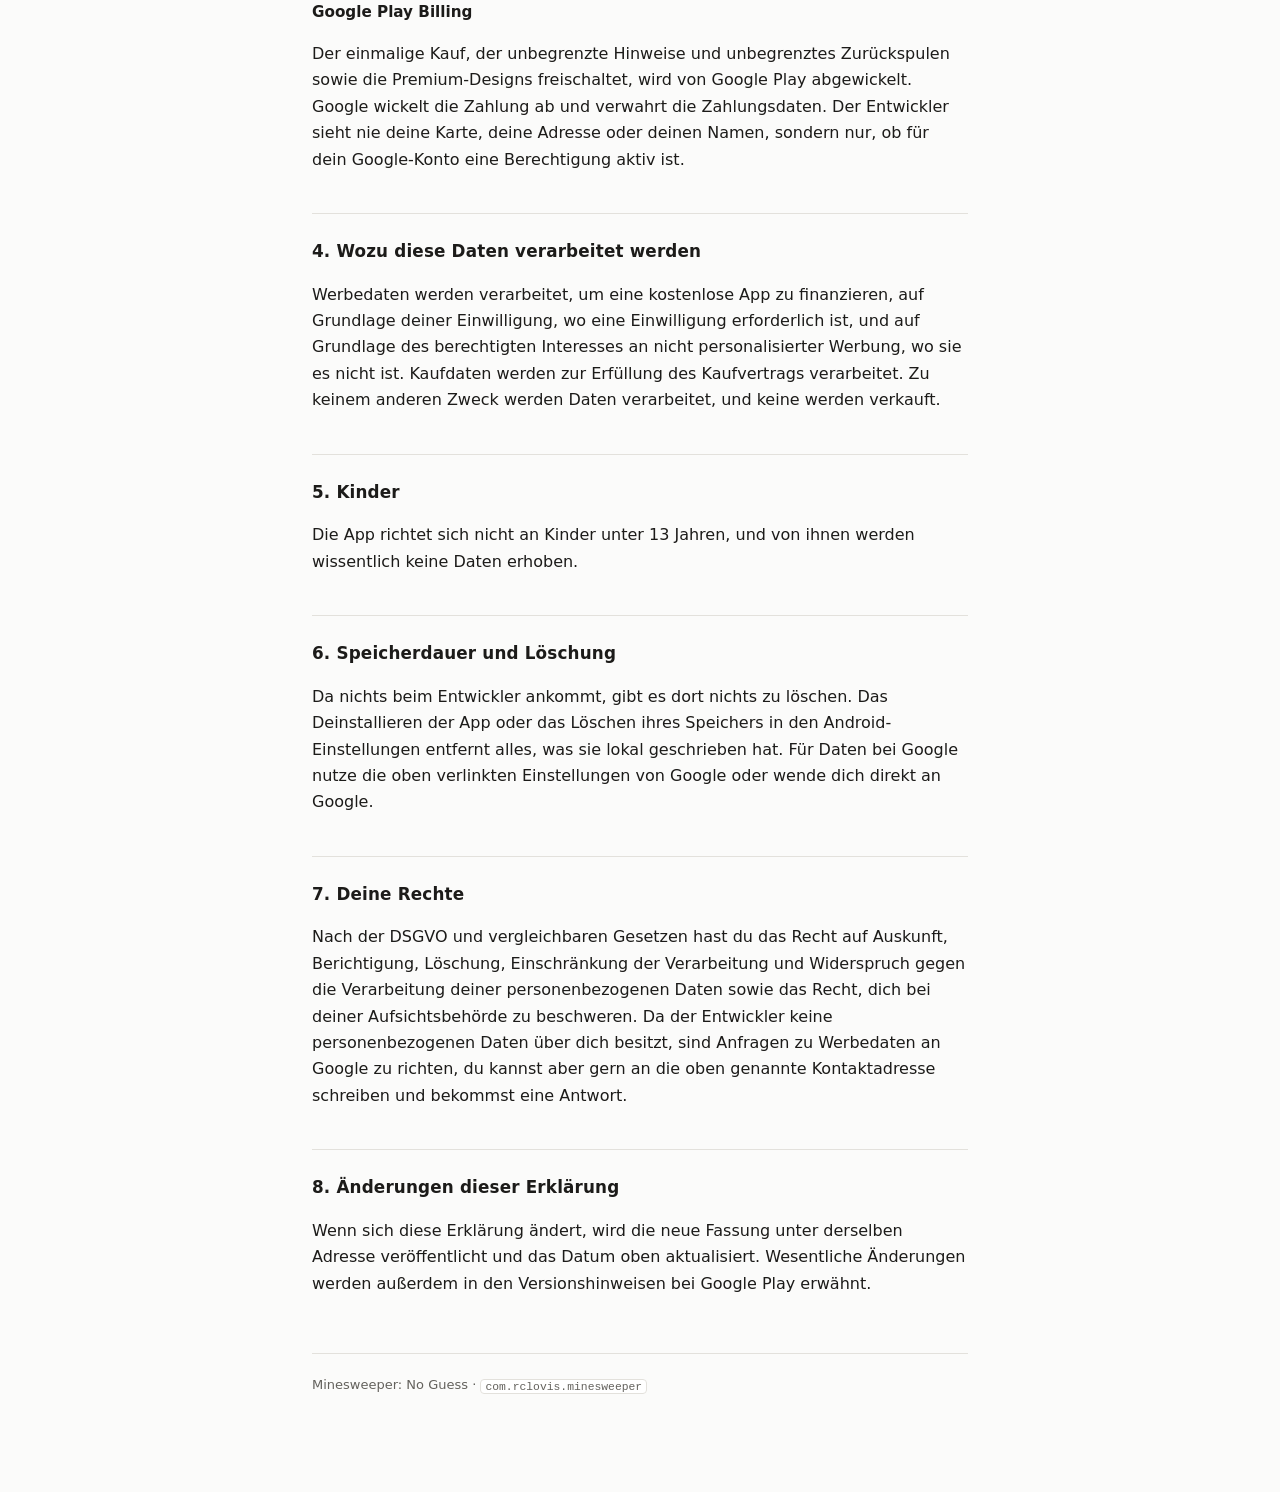
<file: minesweeper/privacy/de/index.html>
<!doctype html>
<html lang="de">
<head>
<meta charset="utf-8">
<meta name="viewport" content="width=device-width, initial-scale=1">
<title>Datenschutzerklärung | Minesweeper: No Guess</title>
<link rel="stylesheet" href="/style.css">
</head>
<body>
<main>
  <h1>Datenschutzerklärung</h1>
  <p class="sub">Minesweeper: No Guess</p>
  <p class="date">Zuletzt aktualisiert: 11. September 2026</p>

  <nav class="langs">
    <a href="../">English</a>
    <a href="../fr/">Fran&ccedil;ais</a>
    <a href="../es/">Espa&ntilde;ol</a>
    <strong>Deutsch</strong>
    <a href="../it/">Italiano</a>
    <a href="../pt/">Portugu&ecirc;s</a>
    <a href="../ru/">Русский</a>
    <a href="../zh/">&#31616;&#20307;&#20013;&#25991;</a>
    <a href="../ja/">日本語</a>
    <a href="../ko/">한국어</a>
  </nav>

  <div class="lead">
    <p>Diese App hat keinen eigenen Server. Sie hat kein Konto, keine Anmeldung, keine Analyse und keine Absturzberichte. Deine Bestzeiten, deine Einstellungen und dein Kaufstatus werden auf deinem Gerät gespeichert und nirgendwo sonst. Die einzigen Informationen, die dein Handy verlassen, erhebt Google, für die Werbung und für die Zahlung.</p>
  </div>

  <h2>1. Verantwortlicher</h2>
  <p>Minesweeper: No Guess (Paket <code>com.rclovis.minesweeper</code>) wird von einem einzelnen Entwickler entwickelt und veröffentlicht, der unter dem Namen rclovis auftritt und im Sinne dieser Erklärung Verantwortlicher ist.</p>
  <p>Kontakt: <a href="mailto:lipidgames.panama090@aleeas.com">lipidgames.panama090@aleeas.com</a></p>

  <h2>2. Was die App selbst erhebt</h2>
  <p>Nichts. Die App sendet deine Daten nirgendwohin. Folgendes wird im privaten App-Speicher deines Geräts abgelegt und beim Deinstallieren der App gelöscht:</p>
  <ul>
    <li>deine Lösungszeiten und die daraus erstellten Bestenlisten,</li>
    <li>deine Einstellungen, etwa Schwierigkeit, Design und Aussehen des Spielfelds,</li>
    <li>ob der einmalige Kauf freigeschaltet wurde.</li>
  </ul>
  <p>Nichts davon ist mit einer Identität verknüpft, denn die App fragt nie nach einer.</p>

  <h2>3. Was Dritte erheben</h2>

  <h3>Google AdMob</h3>
  <p>Die Werbung in der App wird von Google AdMob ausgeliefert. Um sie auszuliefern und zu messen, kann Google die Werbe-ID deines Geräts, allgemeine Informationen über dein Gerät und dein Netzwerk, einen aus deiner IP-Adresse abgeleiteten ungefähren Standort sowie deine Interaktionen mit der Werbung erheben. Der Entwickler erhält nur zusammengefasste Berichte, nie etwas, das dich identifiziert.</p>
  <p>Siehe die <a href="https://policies.google.com/privacy">Datenschutzerklärung von Google</a> und <a href="https://policies.google.com/technologies/partner-sites">wie Google Informationen aus Apps verwendet, die seine Dienste nutzen</a>.</p>
  <p>Wenn du dich im Europäischen Wirtschaftsraum, im Vereinigten Königreich oder in der Schweiz befindest, zeigt dir die App vor der ersten Werbeanfrage das Einwilligungsformular von Google, und deine Wahl entscheidet, ob die Werbung personalisiert wird. Du kannst diese Wahl jederzeit über die Datenschutzoptionen für Werbung in den Einstellungen der App ändern.</p>
  <p>Auf jedem Android-Gerät kannst du deine Werbe-ID außerdem zurücksetzen oder ganz löschen, unter Einstellungen, dann Datenschutz, dann Werbung.</p>

  <h3>Google Play Billing</h3>
  <p>Der einmalige Kauf, der unbegrenzte Hinweise und unbegrenztes Zurückspulen sowie die Premium-Designs freischaltet, wird von Google Play abgewickelt. Google wickelt die Zahlung ab und verwahrt die Zahlungsdaten. Der Entwickler sieht nie deine Karte, deine Adresse oder deinen Namen, sondern nur, ob für dein Google-Konto eine Berechtigung aktiv ist.</p>

  <h2>4. Wozu diese Daten verarbeitet werden</h2>
  <p>Werbedaten werden verarbeitet, um eine kostenlose App zu finanzieren, auf Grundlage deiner Einwilligung, wo eine Einwilligung erforderlich ist, und auf Grundlage des berechtigten Interesses an nicht personalisierter Werbung, wo sie es nicht ist. Kaufdaten werden zur Erfüllung des Kaufvertrags verarbeitet. Zu keinem anderen Zweck werden Daten verarbeitet, und keine werden verkauft.</p>

  <h2>5. Kinder</h2>
  <p>Die App richtet sich nicht an Kinder unter 13 Jahren, und von ihnen werden wissentlich keine Daten erhoben.</p>

  <h2>6. Speicherdauer und Löschung</h2>
  <p>Da nichts beim Entwickler ankommt, gibt es dort nichts zu löschen. Das Deinstallieren der App oder das Löschen ihres Speichers in den Android-Einstellungen entfernt alles, was sie lokal geschrieben hat. Für Daten bei Google nutze die oben verlinkten Einstellungen von Google oder wende dich direkt an Google.</p>

  <h2>7. Deine Rechte</h2>
  <p>Nach der DSGVO und vergleichbaren Gesetzen hast du das Recht auf Auskunft, Berichtigung, Löschung, Einschränkung der Verarbeitung und Widerspruch gegen die Verarbeitung deiner personenbezogenen Daten sowie das Recht, dich bei deiner Aufsichtsbehörde zu beschweren. Da der Entwickler keine personenbezogenen Daten über dich besitzt, sind Anfragen zu Werbedaten an Google zu richten, du kannst aber gern an die oben genannte Kontaktadresse schreiben und bekommst eine Antwort.</p>

  <h2>8. Änderungen dieser Erklärung</h2>
  <p>Wenn sich diese Erklärung ändert, wird die neue Fassung unter derselben Adresse veröffentlicht und das Datum oben aktualisiert. Wesentliche Änderungen werden außerdem in den Versionshinweisen bei Google Play erwähnt.</p>

  <footer>
    Minesweeper: No Guess &middot; <code>com.rclovis.minesweeper</code>
  </footer>
</main>
</body>
</html>
</file>
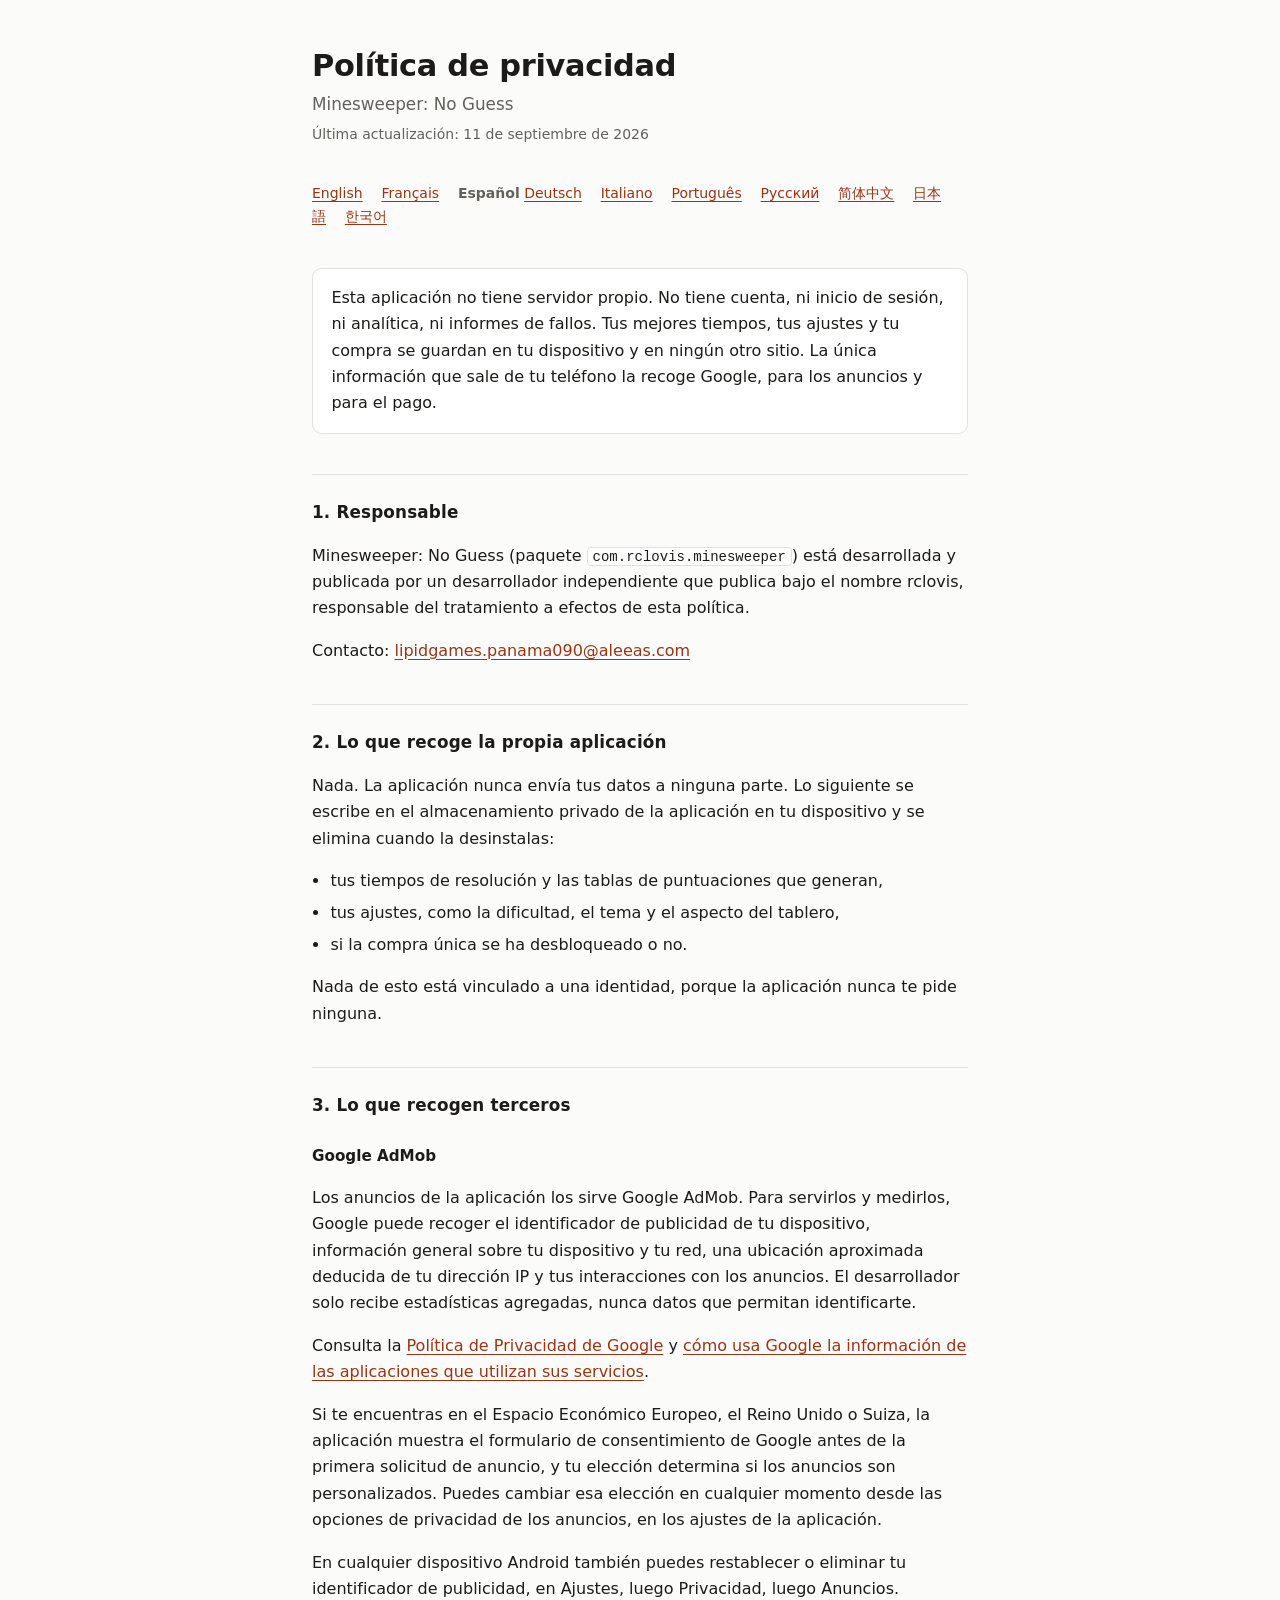
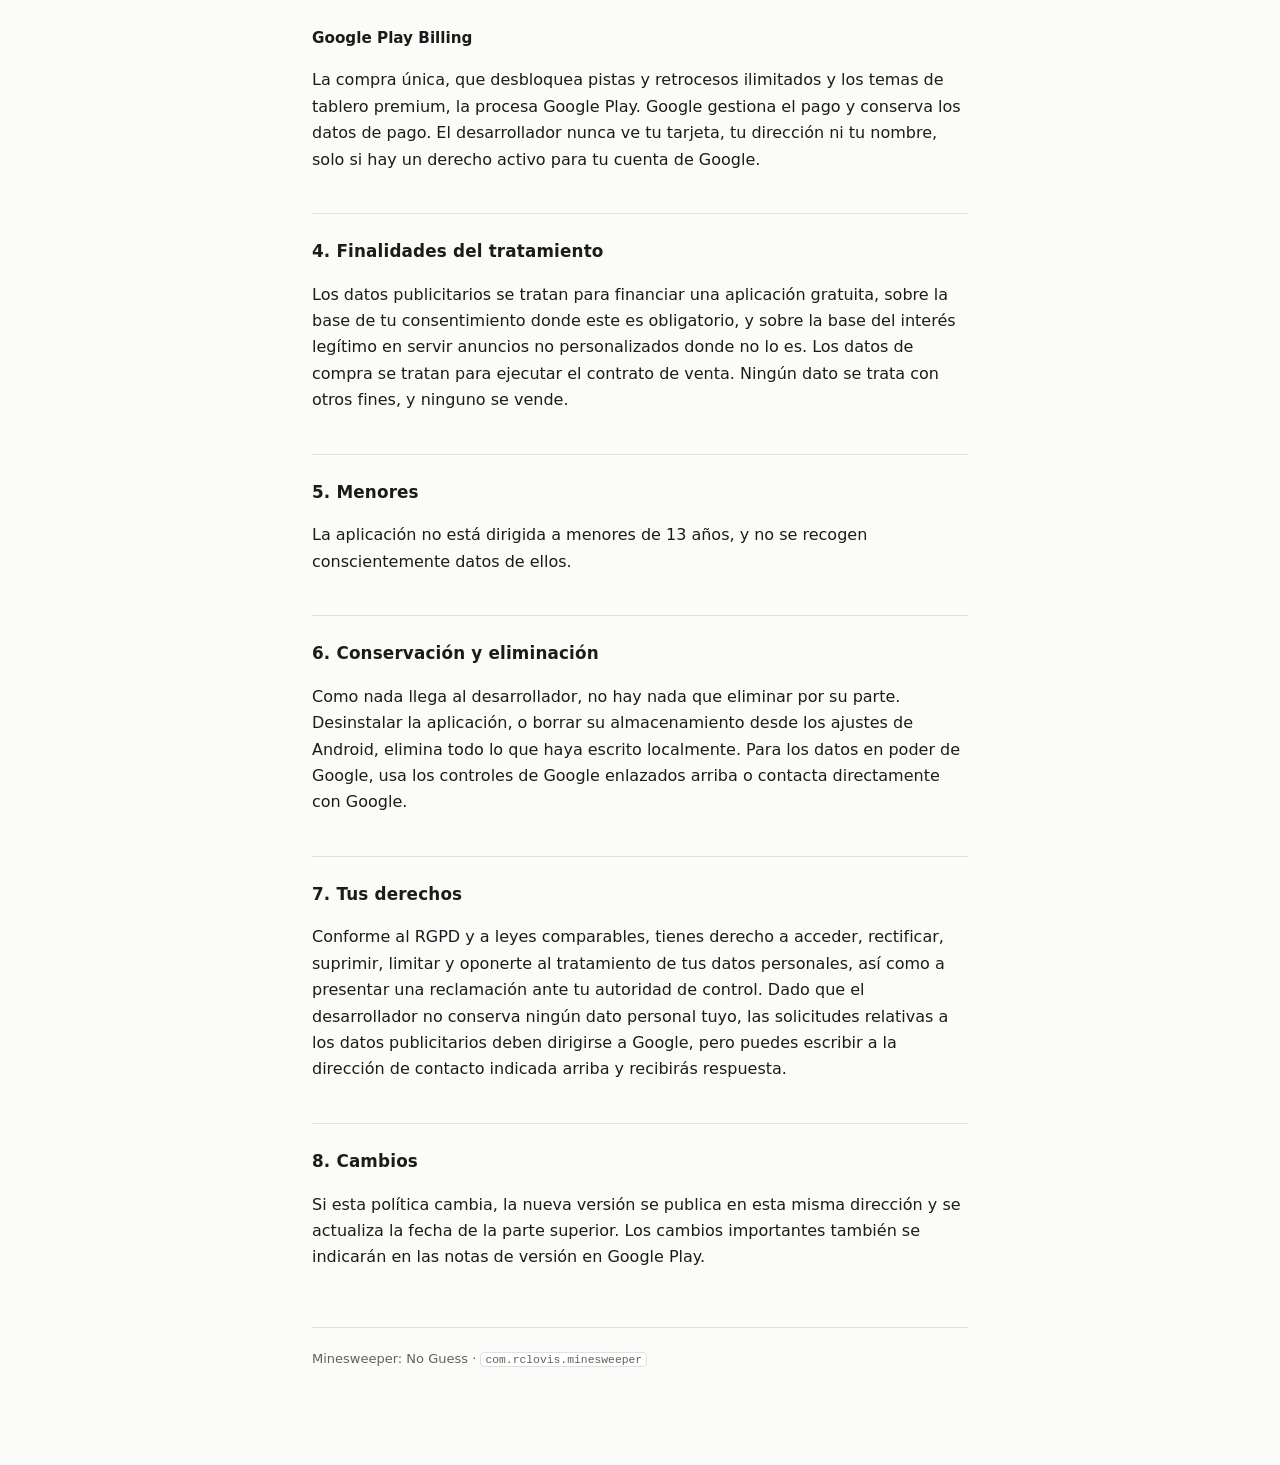
<file: minesweeper/privacy/es/index.html>
<!doctype html>
<html lang="es">
<head>
<meta charset="utf-8">
<meta name="viewport" content="width=device-width, initial-scale=1">
<title>Pol&iacute;tica de privacidad | Minesweeper: No Guess</title>
<link rel="stylesheet" href="/style.css">
</head>
<body>
<main>
  <h1>Pol&iacute;tica de privacidad</h1>
  <p class="sub">Minesweeper: No Guess</p>
  <p class="date">&Uacute;ltima actualizaci&oacute;n: 11 de septiembre de 2026</p>

  <nav class="langs">
    <a href="../">English</a>
    <a href="../fr/">Fran&ccedil;ais</a>
    <strong>Espa&ntilde;ol</strong>
    <a href="../de/">Deutsch</a>
    <a href="../it/">Italiano</a>
    <a href="../pt/">Portugu&ecirc;s</a>
    <a href="../ru/">Русский</a>
    <a href="../zh/">&#31616;&#20307;&#20013;&#25991;</a>
    <a href="../ja/">日本語</a>
    <a href="../ko/">한국어</a>
  </nav>

  <div class="lead">
    <p>Esta aplicaci&oacute;n no tiene servidor propio. No tiene cuenta, ni
    inicio de sesi&oacute;n, ni anal&iacute;tica, ni informes de fallos. Tus
    mejores tiempos, tus ajustes y tu compra se guardan en tu dispositivo y en
    ning&uacute;n otro sitio. La &uacute;nica informaci&oacute;n que sale de tu
    tel&eacute;fono la recoge Google, para los anuncios y para el pago.</p>
  </div>

  <h2>1. Responsable</h2>
  <p>Minesweeper: No Guess (paquete <code>com.rclovis.minesweeper</code>) est&aacute;
  desarrollada y publicada por un desarrollador independiente que publica bajo el nombre rclovis,
  responsable del tratamiento a efectos de esta pol&iacute;tica.</p>
  <p>Contacto: <a href="mailto:lipidgames.panama090@aleeas.com">lipidgames.panama090@aleeas.com</a></p>

  <h2>2. Lo que recoge la propia aplicaci&oacute;n</h2>
  <p>Nada. La aplicaci&oacute;n nunca env&iacute;a tus datos a ninguna parte. Lo
  siguiente se escribe en el almacenamiento privado de la aplicaci&oacute;n en
  tu dispositivo y se elimina cuando la desinstalas:</p>
  <ul>
    <li>tus tiempos de resoluci&oacute;n y las tablas de puntuaciones que
    generan,</li>
    <li>tus ajustes, como la dificultad, el tema y el aspecto del tablero,</li>
    <li>si la compra &uacute;nica se ha desbloqueado o no.</li>
  </ul>
  <p>Nada de esto est&aacute; vinculado a una identidad, porque la
  aplicaci&oacute;n nunca te pide ninguna.</p>

  <h2>3. Lo que recogen terceros</h2>

  <h3>Google AdMob</h3>
  <p>Los anuncios de la aplicaci&oacute;n los sirve Google AdMob. Para servirlos
  y medirlos, Google puede recoger el identificador de publicidad de tu
  dispositivo, informaci&oacute;n general sobre tu dispositivo y tu red, una
  ubicaci&oacute;n aproximada deducida de tu direcci&oacute;n IP y tus
  interacciones con los anuncios. El desarrollador solo recibe estad&iacute;sticas
  agregadas, nunca datos que permitan identificarte.</p>
  <p>Consulta la
  <a href="https://policies.google.com/privacy">Pol&iacute;tica de Privacidad de
  Google</a> y
  <a href="https://policies.google.com/technologies/partner-sites">c&oacute;mo
  usa Google la informaci&oacute;n de las aplicaciones que utilizan sus
  servicios</a>.</p>
  <p>Si te encuentras en el Espacio Econ&oacute;mico Europeo, el Reino Unido o
  Suiza, la aplicaci&oacute;n muestra el formulario de consentimiento de Google
  antes de la primera solicitud de anuncio, y tu elecci&oacute;n determina si
  los anuncios son personalizados. Puedes cambiar esa elecci&oacute;n en cualquier momento desde las opciones de
  privacidad de los anuncios, en los ajustes de la aplicaci&oacute;n.</p>
  <p>En cualquier dispositivo Android tambi&eacute;n puedes restablecer o
  eliminar tu identificador de publicidad, en Ajustes, luego Privacidad, luego
  Anuncios.</p>

  <h3>Google Play Billing</h3>
  <p>La compra &uacute;nica, que desbloquea pistas y retrocesos ilimitados y los temas
  de tablero premium, la procesa Google Play.
  Google gestiona el pago y conserva los datos de pago. El desarrollador nunca
  ve tu tarjeta, tu direcci&oacute;n ni tu nombre, solo si hay un derecho activo
  para tu cuenta de Google.</p>

  <h2>4. Finalidades del tratamiento</h2>
  <p>Los datos publicitarios se tratan para financiar una aplicaci&oacute;n
  gratuita, sobre la base de tu consentimiento donde este es obligatorio, y
  sobre la base del inter&eacute;s leg&iacute;timo en servir anuncios no
  personalizados donde no lo es. Los datos de compra se tratan para ejecutar el
  contrato de venta. Ning&uacute;n dato se trata con otros fines, y ninguno se
  vende.</p>

  <h2>5. Menores</h2>
  <p>La aplicaci&oacute;n no est&aacute; dirigida a menores de 13 a&ntilde;os, y
  no se recogen conscientemente datos de ellos.</p>

  <h2>6. Conservaci&oacute;n y eliminaci&oacute;n</h2>
  <p>Como nada llega al desarrollador, no hay nada que eliminar por su parte.
  Desinstalar la aplicaci&oacute;n, o borrar su almacenamiento desde los ajustes
  de Android, elimina todo lo que haya escrito localmente. Para los datos en
  poder de Google, usa los controles de Google enlazados arriba o contacta
  directamente con Google.</p>

  <h2>7. Tus derechos</h2>
  <p>Conforme al RGPD y a leyes comparables, tienes derecho a acceder,
  rectificar, suprimir, limitar y oponerte al tratamiento de tus datos
  personales, as&iacute; como a presentar una reclamaci&oacute;n ante tu
  autoridad de control. Dado que el desarrollador no conserva ning&uacute;n dato
  personal tuyo, las solicitudes relativas a los datos publicitarios deben
  dirigirse a Google, pero puedes escribir a la direcci&oacute;n de contacto
  indicada arriba y recibir&aacute;s respuesta.</p>

  <h2>8. Cambios</h2>
  <p>Si esta pol&iacute;tica cambia, la nueva versi&oacute;n se publica en esta
  misma direcci&oacute;n y se actualiza la fecha de la parte superior. Los
  cambios importantes tambi&eacute;n se indicar&aacute;n en las notas de
  versi&oacute;n en Google Play.</p>

  <footer>
    Minesweeper: No Guess &middot; <code>com.rclovis.minesweeper</code>
  </footer>
</main>
</body>
</html>
</file>
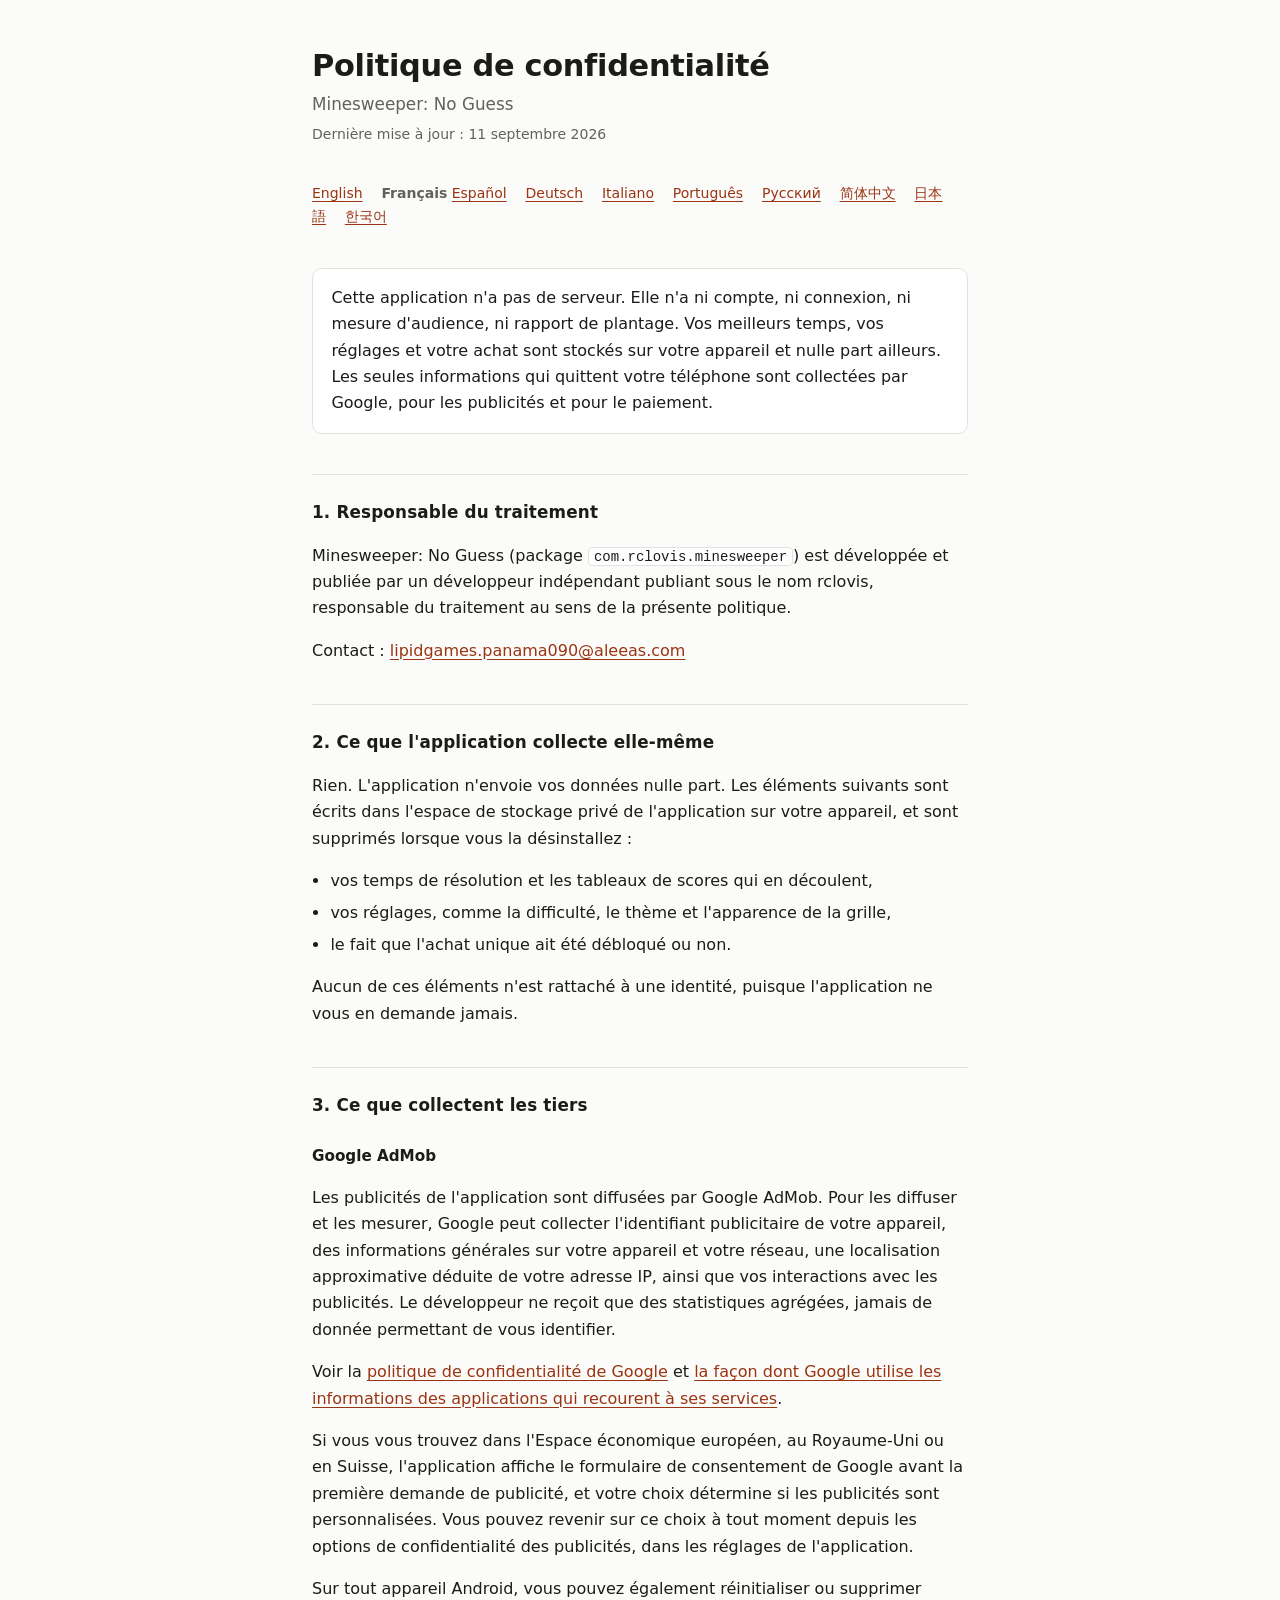
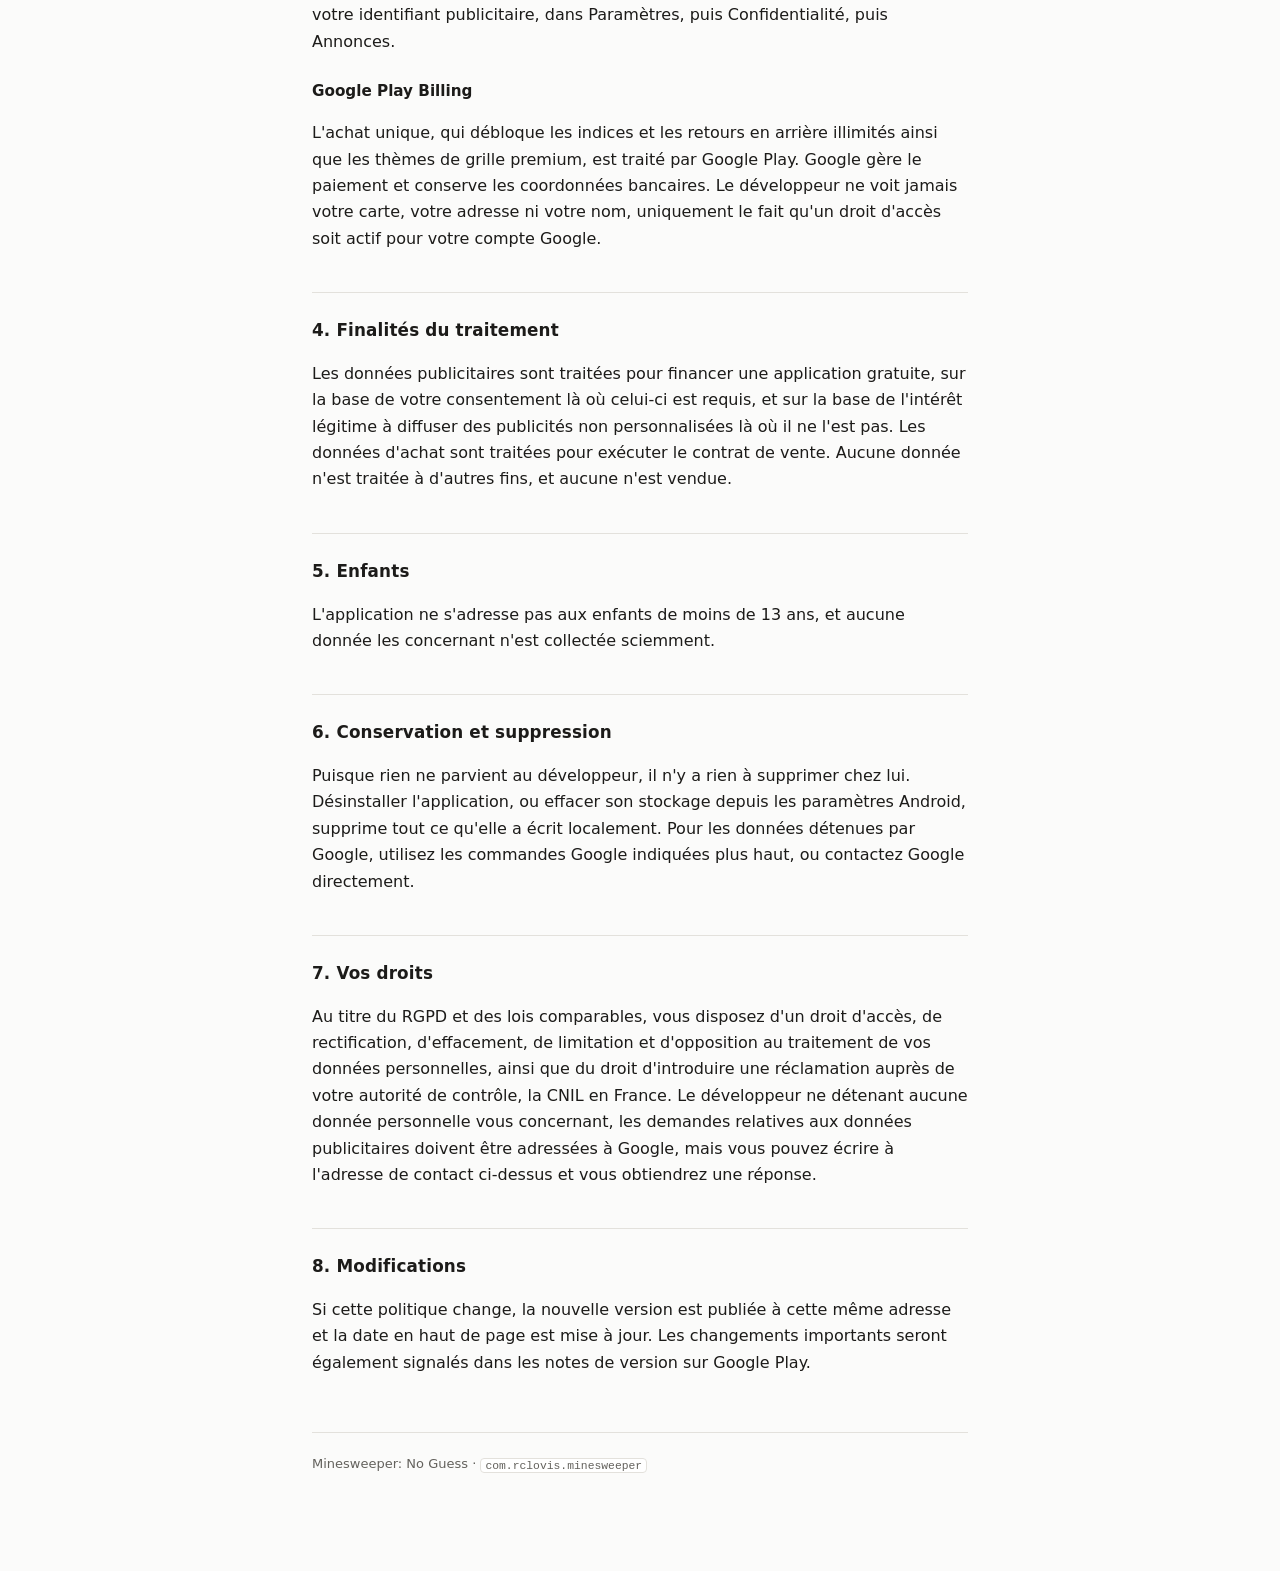
<file: minesweeper/privacy/fr/index.html>
<!doctype html>
<html lang="fr">
<head>
<meta charset="utf-8">
<meta name="viewport" content="width=device-width, initial-scale=1">
<title>Politique de confidentialit&eacute; | Minesweeper: No Guess</title>
<link rel="stylesheet" href="/style.css">
</head>
<body>
<main>
  <h1>Politique de confidentialit&eacute;</h1>
  <p class="sub">Minesweeper: No Guess</p>
  <p class="date">Derni&egrave;re mise &agrave; jour : 11 septembre 2026</p>

  <nav class="langs">
    <a href="../">English</a>
    <strong>Fran&ccedil;ais</strong>
    <a href="../es/">Espa&ntilde;ol</a>
    <a href="../de/">Deutsch</a>
    <a href="../it/">Italiano</a>
    <a href="../pt/">Portugu&ecirc;s</a>
    <a href="../ru/">Русский</a>
    <a href="../zh/">&#31616;&#20307;&#20013;&#25991;</a>
    <a href="../ja/">日本語</a>
    <a href="../ko/">한국어</a>
  </nav>

  <div class="lead">
    <p>Cette application n'a pas de serveur. Elle n'a ni compte, ni connexion,
    ni mesure d'audience, ni rapport de plantage. Vos meilleurs temps, vos
    r&eacute;glages et votre achat sont stock&eacute;s sur votre appareil et
    nulle part ailleurs. Les seules informations qui quittent votre
    t&eacute;l&eacute;phone sont collect&eacute;es par Google, pour les
    publicit&eacute;s et pour le paiement.</p>
  </div>

  <h2>1. Responsable du traitement</h2>
  <p>Minesweeper: No Guess (package <code>com.rclovis.minesweeper</code>) est
  d&eacute;velopp&eacute;e et publi&eacute;e par un d&eacute;veloppeur
  ind&eacute;pendant publiant sous le nom rclovis, responsable du traitement au sens de la
  pr&eacute;sente politique.</p>
  <p>Contact : <a href="mailto:lipidgames.panama090@aleeas.com">lipidgames.panama090@aleeas.com</a></p>

  <h2>2. Ce que l'application collecte elle-m&ecirc;me</h2>
  <p>Rien. L'application n'envoie vos donn&eacute;es nulle part. Les
  &eacute;l&eacute;ments suivants sont &eacute;crits dans l'espace de stockage
  priv&eacute; de l'application sur votre appareil, et sont supprim&eacute;s
  lorsque vous la d&eacute;sinstallez :</p>
  <ul>
    <li>vos temps de r&eacute;solution et les tableaux de scores qui en
    d&eacute;coulent,</li>
    <li>vos r&eacute;glages, comme la difficult&eacute;, le th&egrave;me et
    l'apparence de la grille,</li>
    <li>le fait que l'achat unique ait &eacute;t&eacute; d&eacute;bloqu&eacute;
    ou non.</li>
  </ul>
  <p>Aucun de ces &eacute;l&eacute;ments n'est rattach&eacute; &agrave; une
  identit&eacute;, puisque l'application ne vous en demande jamais.</p>

  <h2>3. Ce que collectent les tiers</h2>

  <h3>Google AdMob</h3>
  <p>Les publicit&eacute;s de l'application sont diffus&eacute;es par Google
  AdMob. Pour les diffuser et les mesurer, Google peut collecter
  l'identifiant publicitaire de votre appareil, des informations
  g&eacute;n&eacute;rales sur votre appareil et votre r&eacute;seau, une
  localisation approximative d&eacute;duite de votre adresse IP, ainsi que vos
  interactions avec les publicit&eacute;s. Le d&eacute;veloppeur ne
  re&ccedil;oit que des statistiques agr&eacute;g&eacute;es, jamais de
  donn&eacute;e permettant de vous identifier.</p>
  <p>Voir la
  <a href="https://policies.google.com/privacy">politique de
  confidentialit&eacute; de Google</a> et
  <a href="https://policies.google.com/technologies/partner-sites">la
  fa&ccedil;on dont Google utilise les informations des applications qui
  recourent &agrave; ses services</a>.</p>
  <p>Si vous vous trouvez dans l'Espace &eacute;conomique europ&eacute;en, au
  Royaume-Uni ou en Suisse, l'application affiche le formulaire de consentement
  de Google avant la premi&egrave;re demande de publicit&eacute;, et votre choix
  d&eacute;termine si les publicit&eacute;s sont personnalis&eacute;es. Vous pouvez revenir sur ce choix &agrave; tout moment depuis les options de
  confidentialit&eacute; des publicit&eacute;s, dans les r&eacute;glages de l'application.</p>
  <p>Sur tout appareil Android, vous pouvez &eacute;galement
  r&eacute;initialiser ou supprimer votre identifiant publicitaire, dans
  Param&egrave;tres, puis Confidentialit&eacute;, puis Annonces.</p>

  <h3>Google Play Billing</h3>
  <p>L'achat unique, qui d&eacute;bloque les indices et les retours en arri&egrave;re
  illimit&eacute;s ainsi que les th&egrave;mes de grille premium, est trait&eacute; par Google Play. Google g&egrave;re le paiement et conserve les coordonn&eacute;es
  bancaires. Le d&eacute;veloppeur ne voit jamais votre carte, votre adresse ni
  votre nom, uniquement le fait qu'un droit d'acc&egrave;s soit actif pour votre
  compte Google.</p>

  <h2>4. Finalit&eacute;s du traitement</h2>
  <p>Les donn&eacute;es publicitaires sont trait&eacute;es pour financer une
  application gratuite, sur la base de votre consentement l&agrave; o&ugrave;
  celui-ci est requis, et sur la base de l'int&eacute;r&ecirc;t
  l&eacute;gitime &agrave; diffuser des publicit&eacute;s non
  personnalis&eacute;es l&agrave; o&ugrave; il ne l'est pas. Les donn&eacute;es
  d'achat sont trait&eacute;es pour ex&eacute;cuter le contrat de vente. Aucune
  donn&eacute;e n'est trait&eacute;e &agrave; d'autres fins, et aucune n'est
  vendue.</p>

  <h2>5. Enfants</h2>
  <p>L'application ne s'adresse pas aux enfants de moins de 13 ans, et aucune
  donn&eacute;e les concernant n'est collect&eacute;e sciemment.</p>

  <h2>6. Conservation et suppression</h2>
  <p>Puisque rien ne parvient au d&eacute;veloppeur, il n'y a rien &agrave;
  supprimer chez lui. D&eacute;sinstaller l'application, ou effacer son stockage
  depuis les param&egrave;tres Android, supprime tout ce qu'elle a
  &eacute;crit localement. Pour les donn&eacute;es d&eacute;tenues par Google,
  utilisez les commandes Google indiqu&eacute;es plus haut, ou contactez Google
  directement.</p>

  <h2>7. Vos droits</h2>
  <p>Au titre du RGPD et des lois comparables, vous disposez d'un droit
  d'acc&egrave;s, de rectification, d'effacement, de limitation et d'opposition
  au traitement de vos donn&eacute;es personnelles, ainsi que du droit
  d'introduire une r&eacute;clamation aupr&egrave;s de votre autorit&eacute; de
  contr&ocirc;le, la CNIL en France. Le d&eacute;veloppeur ne d&eacute;tenant
  aucune donn&eacute;e personnelle vous concernant, les demandes relatives aux
  donn&eacute;es publicitaires doivent &ecirc;tre adress&eacute;es &agrave;
  Google, mais vous pouvez &eacute;crire &agrave; l'adresse de contact ci-dessus
  et vous obtiendrez une r&eacute;ponse.</p>

  <h2>8. Modifications</h2>
  <p>Si cette politique change, la nouvelle version est publi&eacute;e &agrave;
  cette m&ecirc;me adresse et la date en haut de page est mise &agrave; jour.
  Les changements importants seront &eacute;galement signal&eacute;s dans les
  notes de version sur Google Play.</p>

  <footer>
    Minesweeper: No Guess &middot; <code>com.rclovis.minesweeper</code>
  </footer>
</main>
</body>
</html>
</file>
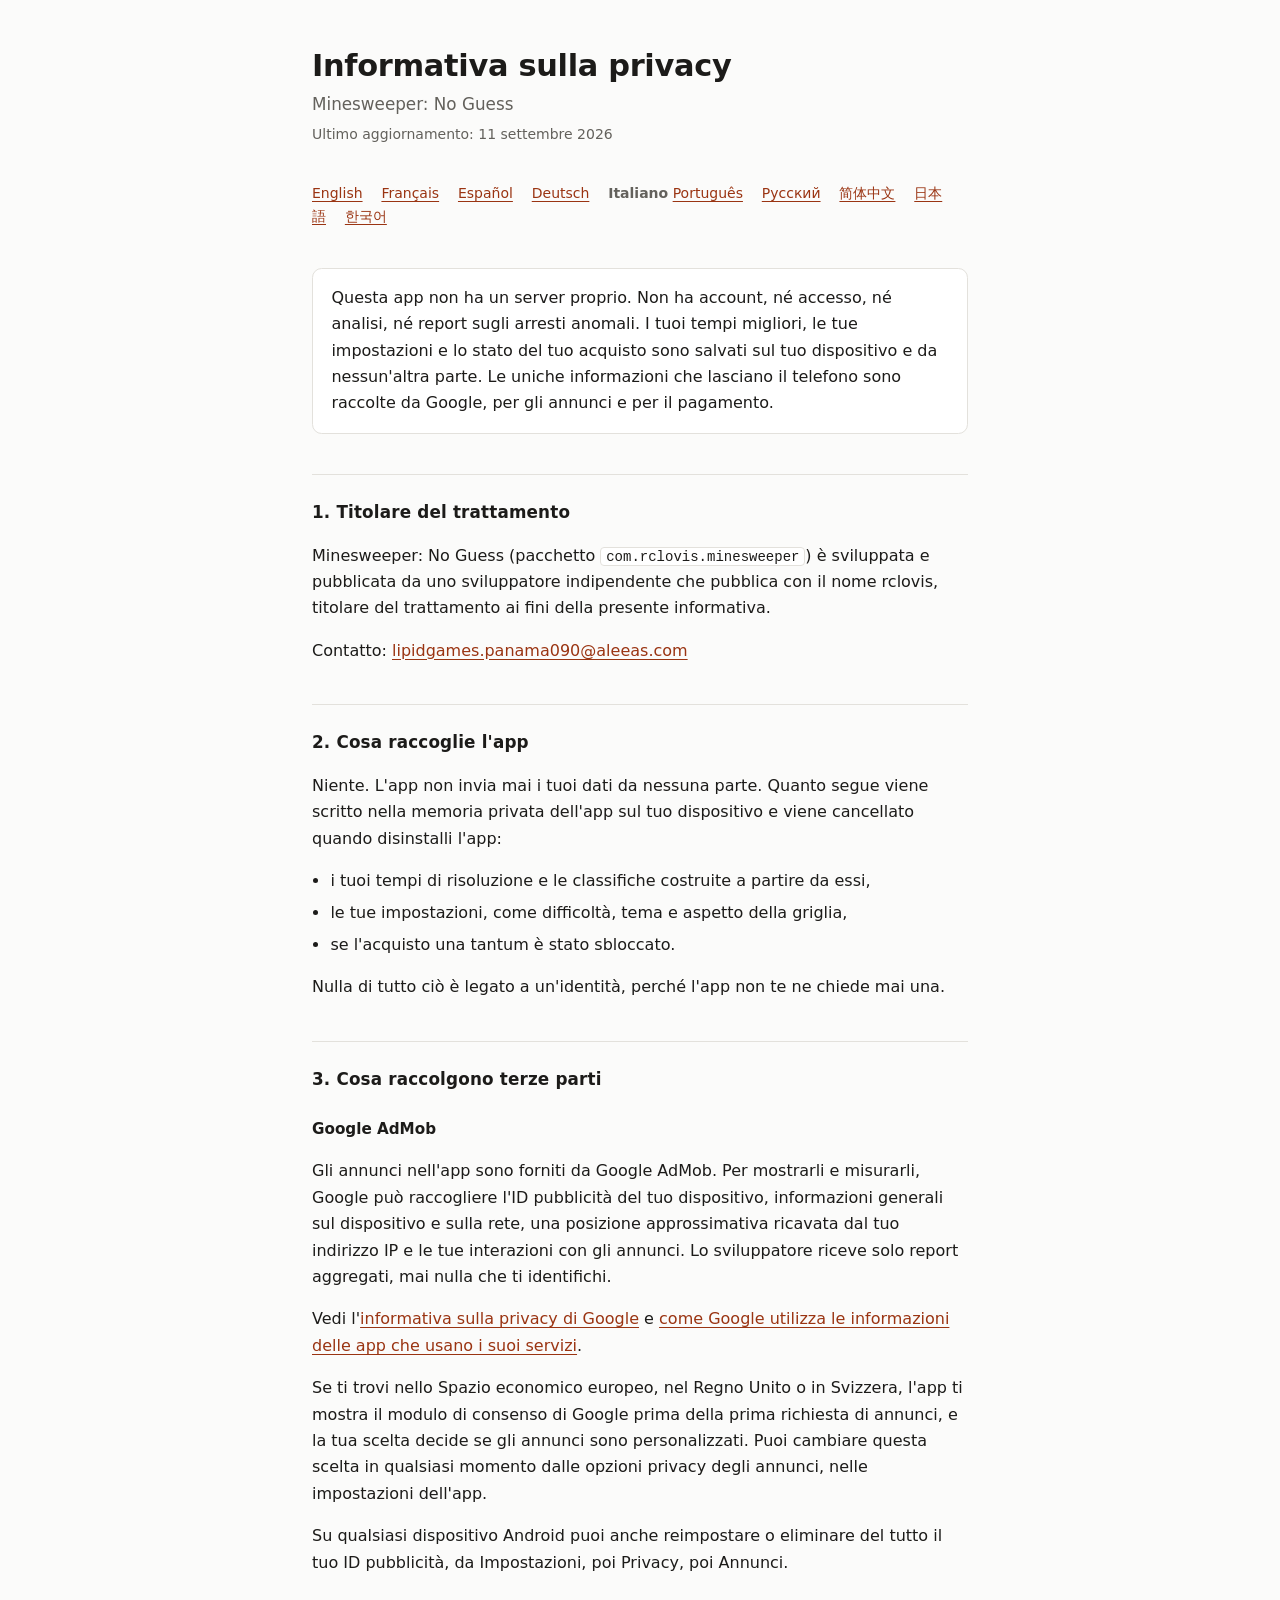
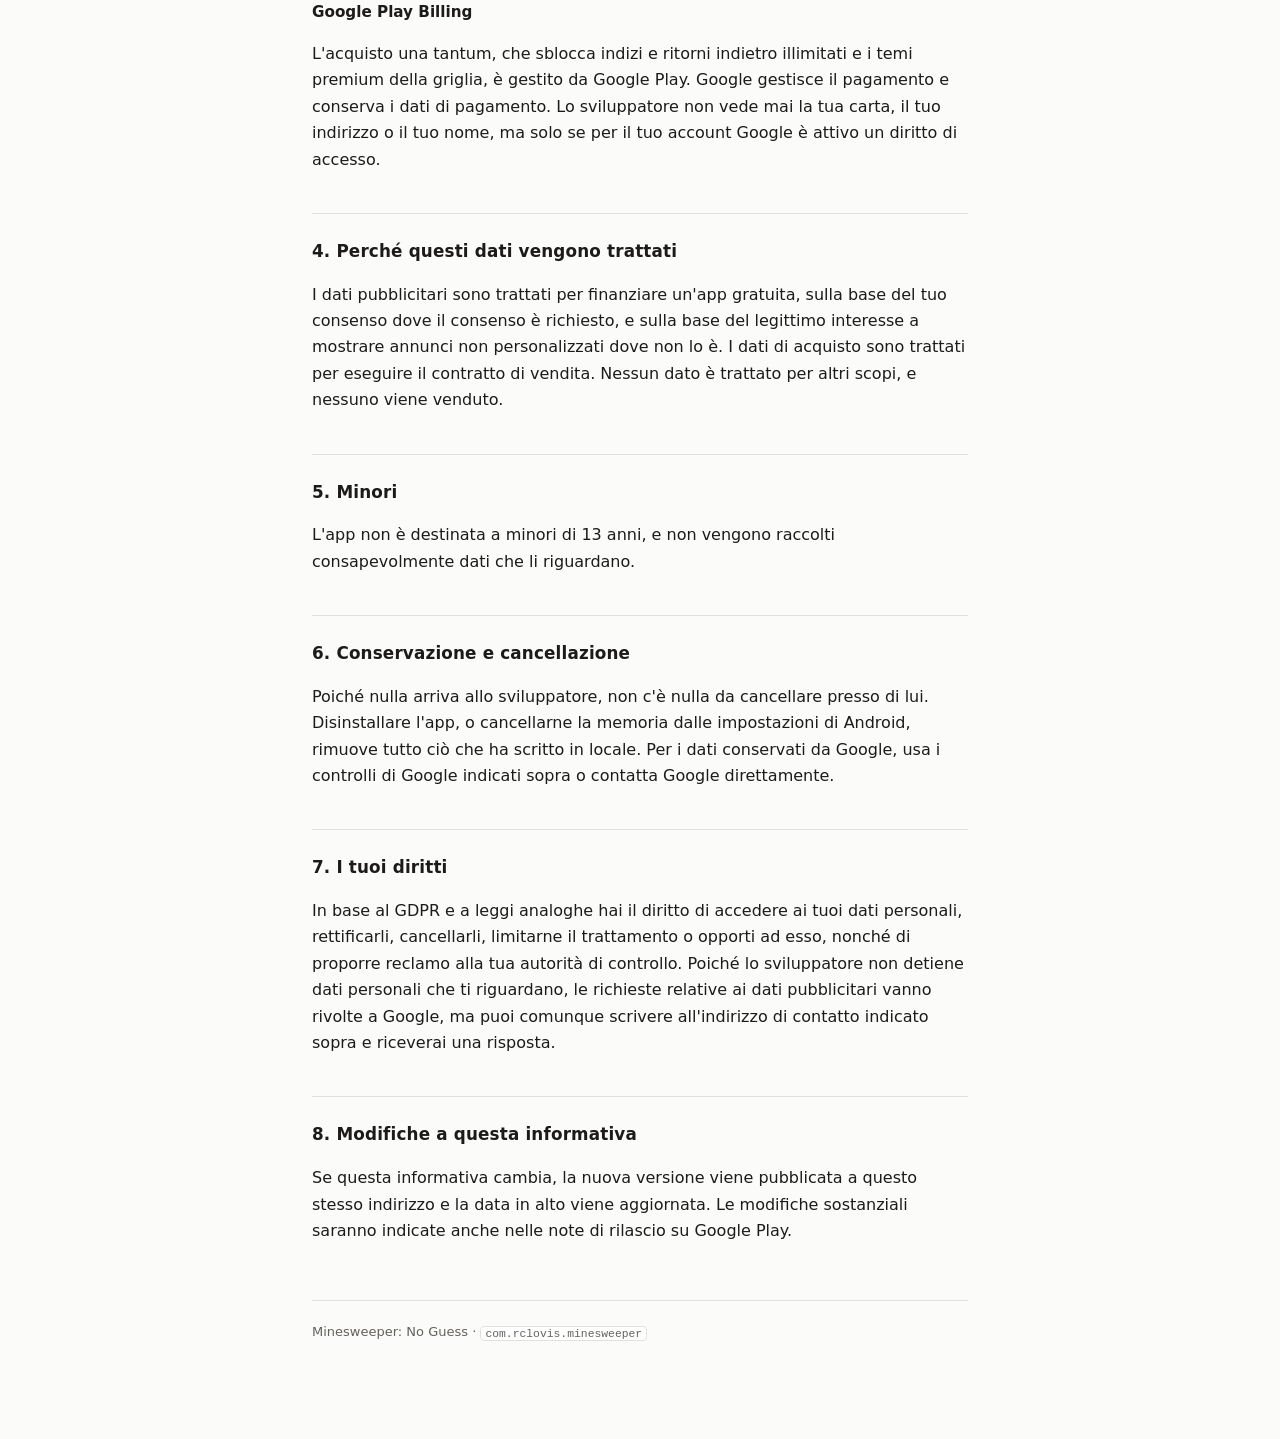
<file: minesweeper/privacy/it/index.html>
<!doctype html>
<html lang="it">
<head>
<meta charset="utf-8">
<meta name="viewport" content="width=device-width, initial-scale=1">
<title>Informativa sulla privacy | Minesweeper: No Guess</title>
<link rel="stylesheet" href="/style.css">
</head>
<body>
<main>
  <h1>Informativa sulla privacy</h1>
  <p class="sub">Minesweeper: No Guess</p>
  <p class="date">Ultimo aggiornamento: 11 settembre 2026</p>

  <nav class="langs">
    <a href="../">English</a>
    <a href="../fr/">Fran&ccedil;ais</a>
    <a href="../es/">Espa&ntilde;ol</a>
    <a href="../de/">Deutsch</a>
    <strong>Italiano</strong>
    <a href="../pt/">Portugu&ecirc;s</a>
    <a href="../ru/">Русский</a>
    <a href="../zh/">&#31616;&#20307;&#20013;&#25991;</a>
    <a href="../ja/">日本語</a>
    <a href="../ko/">한국어</a>
  </nav>

  <div class="lead">
    <p>Questa app non ha un server proprio. Non ha account, né accesso, né analisi, né report sugli arresti anomali. I tuoi tempi migliori, le tue impostazioni e lo stato del tuo acquisto sono salvati sul tuo dispositivo e da nessun'altra parte. Le uniche informazioni che lasciano il telefono sono raccolte da Google, per gli annunci e per il pagamento.</p>
  </div>

  <h2>1. Titolare del trattamento</h2>
  <p>Minesweeper: No Guess (pacchetto <code>com.rclovis.minesweeper</code>) è sviluppata e pubblicata da uno sviluppatore indipendente che pubblica con il nome rclovis, titolare del trattamento ai fini della presente informativa.</p>
  <p>Contatto: <a href="mailto:lipidgames.panama090@aleeas.com">lipidgames.panama090@aleeas.com</a></p>

  <h2>2. Cosa raccoglie l'app</h2>
  <p>Niente. L'app non invia mai i tuoi dati da nessuna parte. Quanto segue viene scritto nella memoria privata dell'app sul tuo dispositivo e viene cancellato quando disinstalli l'app:</p>
  <ul>
    <li>i tuoi tempi di risoluzione e le classifiche costruite a partire da essi,</li>
    <li>le tue impostazioni, come difficoltà, tema e aspetto della griglia,</li>
    <li>se l'acquisto una tantum è stato sbloccato.</li>
  </ul>
  <p>Nulla di tutto ciò è legato a un'identità, perché l'app non te ne chiede mai una.</p>

  <h2>3. Cosa raccolgono terze parti</h2>

  <h3>Google AdMob</h3>
  <p>Gli annunci nell'app sono forniti da Google AdMob. Per mostrarli e misurarli, Google può raccogliere l'ID pubblicità del tuo dispositivo, informazioni generali sul dispositivo e sulla rete, una posizione approssimativa ricavata dal tuo indirizzo IP e le tue interazioni con gli annunci. Lo sviluppatore riceve solo report aggregati, mai nulla che ti identifichi.</p>
  <p>Vedi l'<a href="https://policies.google.com/privacy">informativa sulla privacy di Google</a> e <a href="https://policies.google.com/technologies/partner-sites">come Google utilizza le informazioni delle app che usano i suoi servizi</a>.</p>
  <p>Se ti trovi nello Spazio economico europeo, nel Regno Unito o in Svizzera, l'app ti mostra il modulo di consenso di Google prima della prima richiesta di annunci, e la tua scelta decide se gli annunci sono personalizzati. Puoi cambiare questa scelta in qualsiasi momento dalle opzioni privacy degli annunci, nelle impostazioni dell'app.</p>
  <p>Su qualsiasi dispositivo Android puoi anche reimpostare o eliminare del tutto il tuo ID pubblicità, da Impostazioni, poi Privacy, poi Annunci.</p>

  <h3>Google Play Billing</h3>
  <p>L'acquisto una tantum, che sblocca indizi e ritorni indietro illimitati e i temi premium della griglia, è gestito da Google Play. Google gestisce il pagamento e conserva i dati di pagamento. Lo sviluppatore non vede mai la tua carta, il tuo indirizzo o il tuo nome, ma solo se per il tuo account Google è attivo un diritto di accesso.</p>

  <h2>4. Perché questi dati vengono trattati</h2>
  <p>I dati pubblicitari sono trattati per finanziare un'app gratuita, sulla base del tuo consenso dove il consenso è richiesto, e sulla base del legittimo interesse a mostrare annunci non personalizzati dove non lo è. I dati di acquisto sono trattati per eseguire il contratto di vendita. Nessun dato è trattato per altri scopi, e nessuno viene venduto.</p>

  <h2>5. Minori</h2>
  <p>L'app non è destinata a minori di 13 anni, e non vengono raccolti consapevolmente dati che li riguardano.</p>

  <h2>6. Conservazione e cancellazione</h2>
  <p>Poiché nulla arriva allo sviluppatore, non c'è nulla da cancellare presso di lui. Disinstallare l'app, o cancellarne la memoria dalle impostazioni di Android, rimuove tutto ciò che ha scritto in locale. Per i dati conservati da Google, usa i controlli di Google indicati sopra o contatta Google direttamente.</p>

  <h2>7. I tuoi diritti</h2>
  <p>In base al GDPR e a leggi analoghe hai il diritto di accedere ai tuoi dati personali, rettificarli, cancellarli, limitarne il trattamento o opporti ad esso, nonché di proporre reclamo alla tua autorità di controllo. Poiché lo sviluppatore non detiene dati personali che ti riguardano, le richieste relative ai dati pubblicitari vanno rivolte a Google, ma puoi comunque scrivere all'indirizzo di contatto indicato sopra e riceverai una risposta.</p>

  <h2>8. Modifiche a questa informativa</h2>
  <p>Se questa informativa cambia, la nuova versione viene pubblicata a questo stesso indirizzo e la data in alto viene aggiornata. Le modifiche sostanziali saranno indicate anche nelle note di rilascio su Google Play.</p>

  <footer>
    Minesweeper: No Guess &middot; <code>com.rclovis.minesweeper</code>
  </footer>
</main>
</body>
</html>
</file>
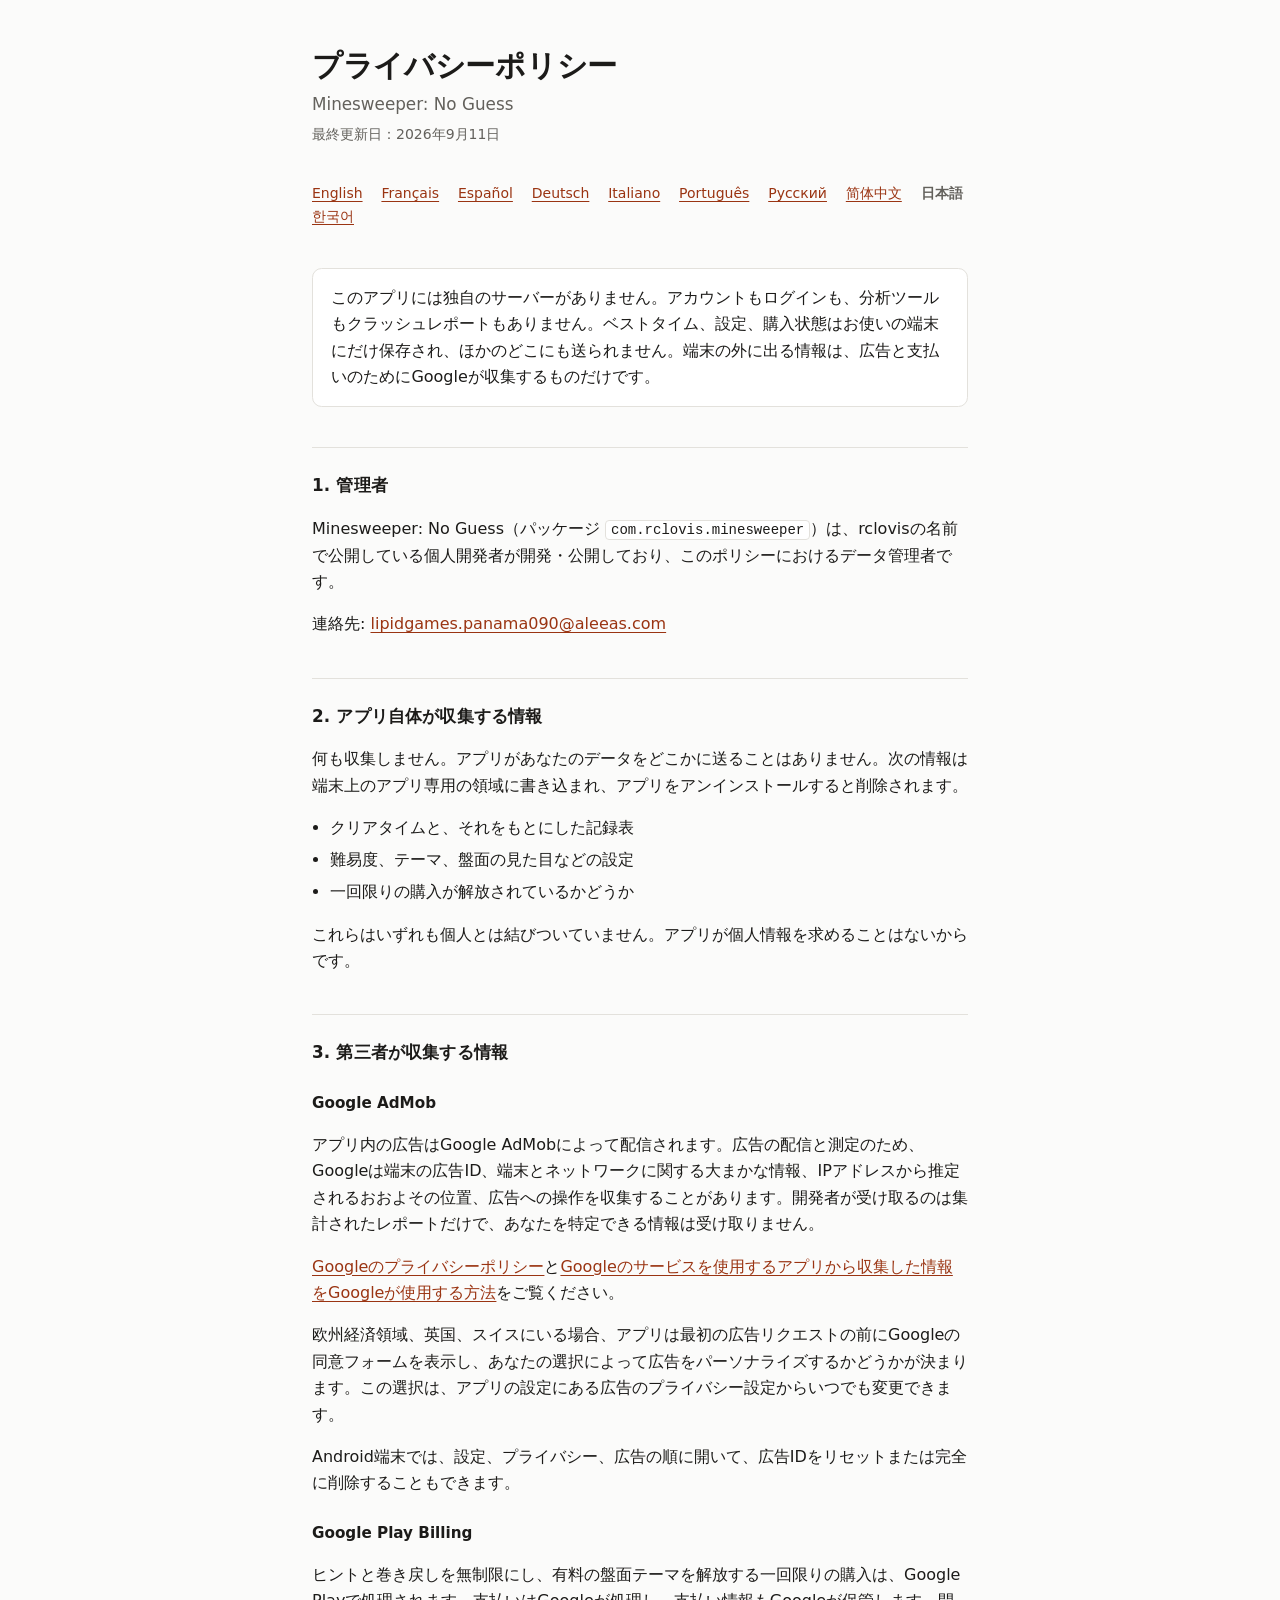
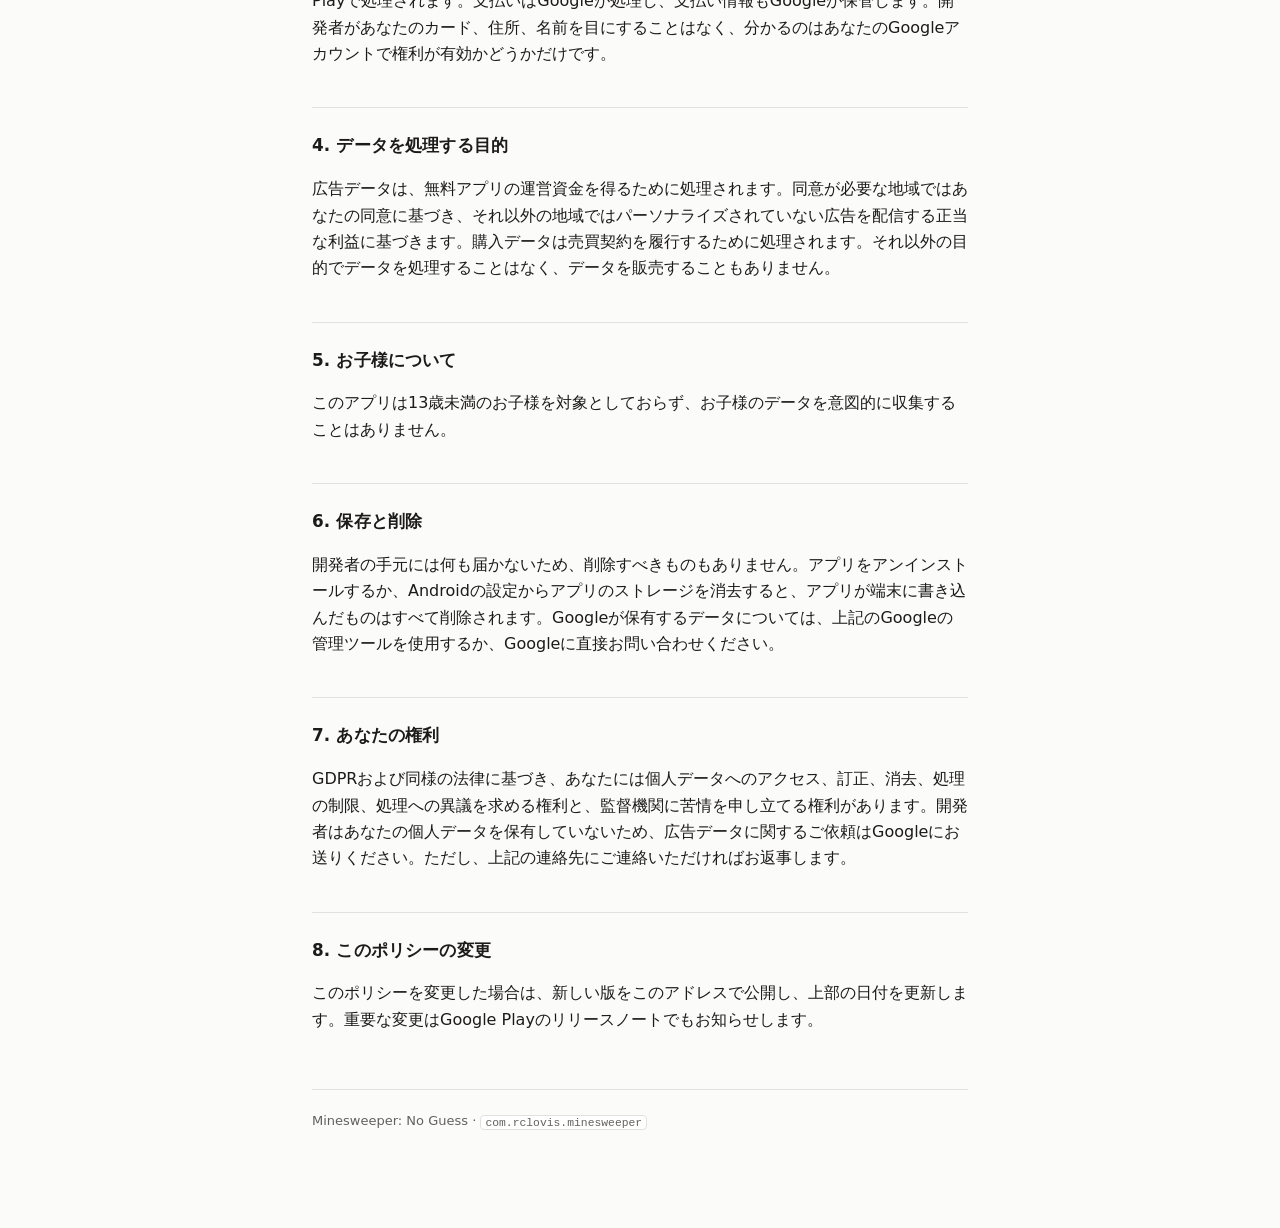
<file: minesweeper/privacy/ja/index.html>
<!doctype html>
<html lang="ja">
<head>
<meta charset="utf-8">
<meta name="viewport" content="width=device-width, initial-scale=1">
<title>プライバシーポリシー | Minesweeper: No Guess</title>
<link rel="stylesheet" href="/style.css">
</head>
<body>
<main>
  <h1>プライバシーポリシー</h1>
  <p class="sub">Minesweeper: No Guess</p>
  <p class="date">最終更新日：2026年9月11日</p>

  <nav class="langs">
    <a href="../">English</a>
    <a href="../fr/">Fran&ccedil;ais</a>
    <a href="../es/">Espa&ntilde;ol</a>
    <a href="../de/">Deutsch</a>
    <a href="../it/">Italiano</a>
    <a href="../pt/">Portugu&ecirc;s</a>
    <a href="../ru/">Русский</a>
    <a href="../zh/">&#31616;&#20307;&#20013;&#25991;</a>
    <strong>日本語</strong>
    <a href="../ko/">한국어</a>
  </nav>

  <div class="lead">
    <p>このアプリには独自のサーバーがありません。アカウントもログインも、分析ツールもクラッシュレポートもありません。ベストタイム、設定、購入状態はお使いの端末にだけ保存され、ほかのどこにも送られません。端末の外に出る情報は、広告と支払いのためにGoogleが収集するものだけです。</p>
  </div>

  <h2>1. 管理者</h2>
  <p>Minesweeper: No Guess（パッケージ <code>com.rclovis.minesweeper</code>）は、rclovisの名前で公開している個人開発者が開発・公開しており、このポリシーにおけるデータ管理者です。</p>
  <p>連絡先: <a href="mailto:lipidgames.panama090@aleeas.com">lipidgames.panama090@aleeas.com</a></p>

  <h2>2. アプリ自体が収集する情報</h2>
  <p>何も収集しません。アプリがあなたのデータをどこかに送ることはありません。次の情報は端末上のアプリ専用の領域に書き込まれ、アプリをアンインストールすると削除されます。</p>
  <ul>
    <li>クリアタイムと、それをもとにした記録表</li>
    <li>難易度、テーマ、盤面の見た目などの設定</li>
    <li>一回限りの購入が解放されているかどうか</li>
  </ul>
  <p>これらはいずれも個人とは結びついていません。アプリが個人情報を求めることはないからです。</p>

  <h2>3. 第三者が収集する情報</h2>

  <h3>Google AdMob</h3>
  <p>アプリ内の広告はGoogle AdMobによって配信されます。広告の配信と測定のため、Googleは端末の広告ID、端末とネットワークに関する大まかな情報、IPアドレスから推定されるおおよその位置、広告への操作を収集することがあります。開発者が受け取るのは集計されたレポートだけで、あなたを特定できる情報は受け取りません。</p>
  <p><a href="https://policies.google.com/privacy">Googleのプライバシーポリシー</a>と<a href="https://policies.google.com/technologies/partner-sites">Googleのサービスを使用するアプリから収集した情報をGoogleが使用する方法</a>をご覧ください。</p>
  <p>欧州経済領域、英国、スイスにいる場合、アプリは最初の広告リクエストの前にGoogleの同意フォームを表示し、あなたの選択によって広告をパーソナライズするかどうかが決まります。この選択は、アプリの設定にある広告のプライバシー設定からいつでも変更できます。</p>
  <p>Android端末では、設定、プライバシー、広告の順に開いて、広告IDをリセットまたは完全に削除することもできます。</p>

  <h3>Google Play Billing</h3>
  <p>ヒントと巻き戻しを無制限にし、有料の盤面テーマを解放する一回限りの購入は、Google Playで処理されます。支払いはGoogleが処理し、支払い情報もGoogleが保管します。開発者があなたのカード、住所、名前を目にすることはなく、分かるのはあなたのGoogleアカウントで権利が有効かどうかだけです。</p>

  <h2>4. データを処理する目的</h2>
  <p>広告データは、無料アプリの運営資金を得るために処理されます。同意が必要な地域ではあなたの同意に基づき、それ以外の地域ではパーソナライズされていない広告を配信する正当な利益に基づきます。購入データは売買契約を履行するために処理されます。それ以外の目的でデータを処理することはなく、データを販売することもありません。</p>

  <h2>5. お子様について</h2>
  <p>このアプリは13歳未満のお子様を対象としておらず、お子様のデータを意図的に収集することはありません。</p>

  <h2>6. 保存と削除</h2>
  <p>開発者の手元には何も届かないため、削除すべきものもありません。アプリをアンインストールするか、Androidの設定からアプリのストレージを消去すると、アプリが端末に書き込んだものはすべて削除されます。Googleが保有するデータについては、上記のGoogleの管理ツールを使用するか、Googleに直接お問い合わせください。</p>

  <h2>7. あなたの権利</h2>
  <p>GDPRおよび同様の法律に基づき、あなたには個人データへのアクセス、訂正、消去、処理の制限、処理への異議を求める権利と、監督機関に苦情を申し立てる権利があります。開発者はあなたの個人データを保有していないため、広告データに関するご依頼はGoogleにお送りください。ただし、上記の連絡先にご連絡いただければお返事します。</p>

  <h2>8. このポリシーの変更</h2>
  <p>このポリシーを変更した場合は、新しい版をこのアドレスで公開し、上部の日付を更新します。重要な変更はGoogle Playのリリースノートでもお知らせします。</p>

  <footer>
    Minesweeper: No Guess &middot; <code>com.rclovis.minesweeper</code>
  </footer>
</main>
</body>
</html>
</file>
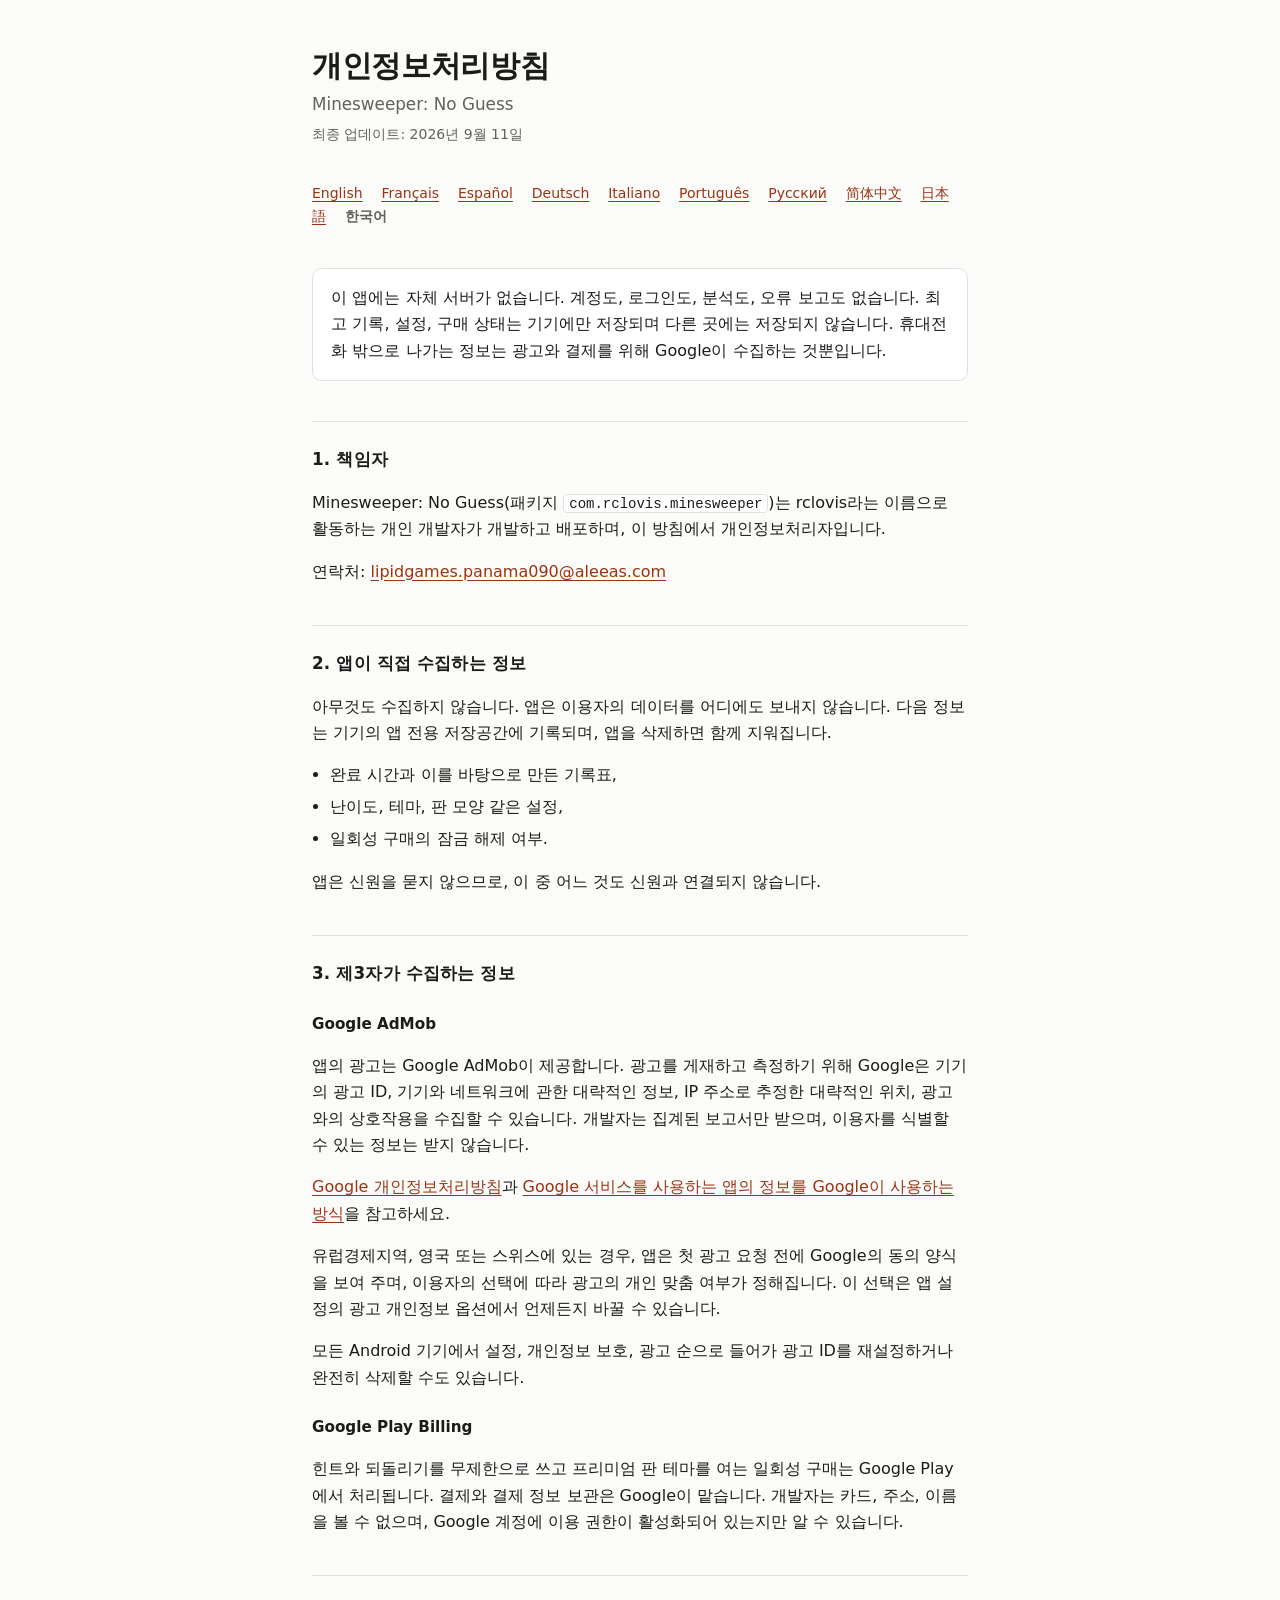
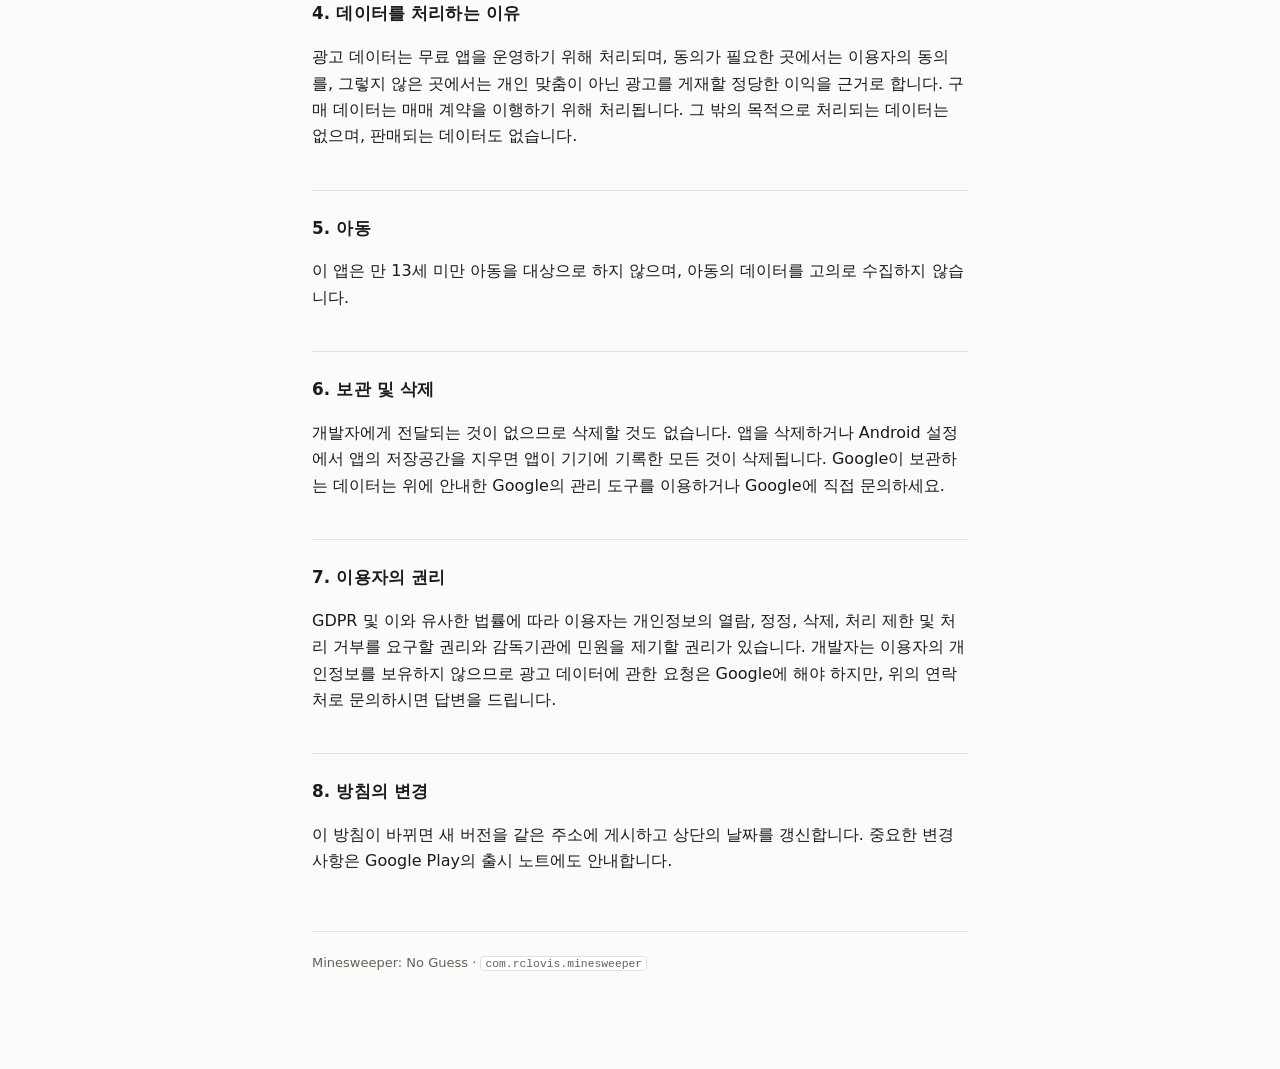
<file: minesweeper/privacy/ko/index.html>
<!doctype html>
<html lang="ko">
<head>
<meta charset="utf-8">
<meta name="viewport" content="width=device-width, initial-scale=1">
<title>개인정보처리방침 | Minesweeper: No Guess</title>
<link rel="stylesheet" href="/style.css">
</head>
<body>
<main>
  <h1>개인정보처리방침</h1>
  <p class="sub">Minesweeper: No Guess</p>
  <p class="date">최종 업데이트: 2026년 9월 11일</p>

  <nav class="langs">
    <a href="../">English</a>
    <a href="../fr/">Fran&ccedil;ais</a>
    <a href="../es/">Espa&ntilde;ol</a>
    <a href="../de/">Deutsch</a>
    <a href="../it/">Italiano</a>
    <a href="../pt/">Portugu&ecirc;s</a>
    <a href="../ru/">Русский</a>
    <a href="../zh/">&#31616;&#20307;&#20013;&#25991;</a>
    <a href="../ja/">日本語</a>
    <strong>한국어</strong>
  </nav>

  <div class="lead">
    <p>이 앱에는 자체 서버가 없습니다. 계정도, 로그인도, 분석도, 오류 보고도 없습니다. 최고 기록, 설정, 구매 상태는 기기에만 저장되며 다른 곳에는 저장되지 않습니다. 휴대전화 밖으로 나가는 정보는 광고와 결제를 위해 Google이 수집하는 것뿐입니다.</p>
  </div>

  <h2>1. 책임자</h2>
  <p>Minesweeper: No Guess(패키지 <code>com.rclovis.minesweeper</code>)는 rclovis라는 이름으로 활동하는 개인 개발자가 개발하고 배포하며, 이 방침에서 개인정보처리자입니다.</p>
  <p>연락처: <a href="mailto:lipidgames.panama090@aleeas.com">lipidgames.panama090@aleeas.com</a></p>

  <h2>2. 앱이 직접 수집하는 정보</h2>
  <p>아무것도 수집하지 않습니다. 앱은 이용자의 데이터를 어디에도 보내지 않습니다. 다음 정보는 기기의 앱 전용 저장공간에 기록되며, 앱을 삭제하면 함께 지워집니다.</p>
  <ul>
    <li>완료 시간과 이를 바탕으로 만든 기록표,</li>
    <li>난이도, 테마, 판 모양 같은 설정,</li>
    <li>일회성 구매의 잠금 해제 여부.</li>
  </ul>
  <p>앱은 신원을 묻지 않으므로, 이 중 어느 것도 신원과 연결되지 않습니다.</p>

  <h2>3. 제3자가 수집하는 정보</h2>

  <h3>Google AdMob</h3>
  <p>앱의 광고는 Google AdMob이 제공합니다. 광고를 게재하고 측정하기 위해 Google은 기기의 광고 ID, 기기와 네트워크에 관한 대략적인 정보, IP 주소로 추정한 대략적인 위치, 광고와의 상호작용을 수집할 수 있습니다. 개발자는 집계된 보고서만 받으며, 이용자를 식별할 수 있는 정보는 받지 않습니다.</p>
  <p><a href="https://policies.google.com/privacy">Google 개인정보처리방침</a>과 <a href="https://policies.google.com/technologies/partner-sites">Google 서비스를 사용하는 앱의 정보를 Google이 사용하는 방식</a>을 참고하세요.</p>
  <p>유럽경제지역, 영국 또는 스위스에 있는 경우, 앱은 첫 광고 요청 전에 Google의 동의 양식을 보여 주며, 이용자의 선택에 따라 광고의 개인 맞춤 여부가 정해집니다. 이 선택은 앱 설정의 광고 개인정보 옵션에서 언제든지 바꿀 수 있습니다.</p>
  <p>모든 Android 기기에서 설정, 개인정보 보호, 광고 순으로 들어가 광고 ID를 재설정하거나 완전히 삭제할 수도 있습니다.</p>

  <h3>Google Play Billing</h3>
  <p>힌트와 되돌리기를 무제한으로 쓰고 프리미엄 판 테마를 여는 일회성 구매는 Google Play에서 처리됩니다. 결제와 결제 정보 보관은 Google이 맡습니다. 개발자는 카드, 주소, 이름을 볼 수 없으며, Google 계정에 이용 권한이 활성화되어 있는지만 알 수 있습니다.</p>

  <h2>4. 데이터를 처리하는 이유</h2>
  <p>광고 데이터는 무료 앱을 운영하기 위해 처리되며, 동의가 필요한 곳에서는 이용자의 동의를, 그렇지 않은 곳에서는 개인 맞춤이 아닌 광고를 게재할 정당한 이익을 근거로 합니다. 구매 데이터는 매매 계약을 이행하기 위해 처리됩니다. 그 밖의 목적으로 처리되는 데이터는 없으며, 판매되는 데이터도 없습니다.</p>

  <h2>5. 아동</h2>
  <p>이 앱은 만 13세 미만 아동을 대상으로 하지 않으며, 아동의 데이터를 고의로 수집하지 않습니다.</p>

  <h2>6. 보관 및 삭제</h2>
  <p>개발자에게 전달되는 것이 없으므로 삭제할 것도 없습니다. 앱을 삭제하거나 Android 설정에서 앱의 저장공간을 지우면 앱이 기기에 기록한 모든 것이 삭제됩니다. Google이 보관하는 데이터는 위에 안내한 Google의 관리 도구를 이용하거나 Google에 직접 문의하세요.</p>

  <h2>7. 이용자의 권리</h2>
  <p>GDPR 및 이와 유사한 법률에 따라 이용자는 개인정보의 열람, 정정, 삭제, 처리 제한 및 처리 거부를 요구할 권리와 감독기관에 민원을 제기할 권리가 있습니다. 개발자는 이용자의 개인정보를 보유하지 않으므로 광고 데이터에 관한 요청은 Google에 해야 하지만, 위의 연락처로 문의하시면 답변을 드립니다.</p>

  <h2>8. 방침의 변경</h2>
  <p>이 방침이 바뀌면 새 버전을 같은 주소에 게시하고 상단의 날짜를 갱신합니다. 중요한 변경 사항은 Google Play의 출시 노트에도 안내합니다.</p>

  <footer>
    Minesweeper: No Guess &middot; <code>com.rclovis.minesweeper</code>
  </footer>
</main>
</body>
</html>
</file>
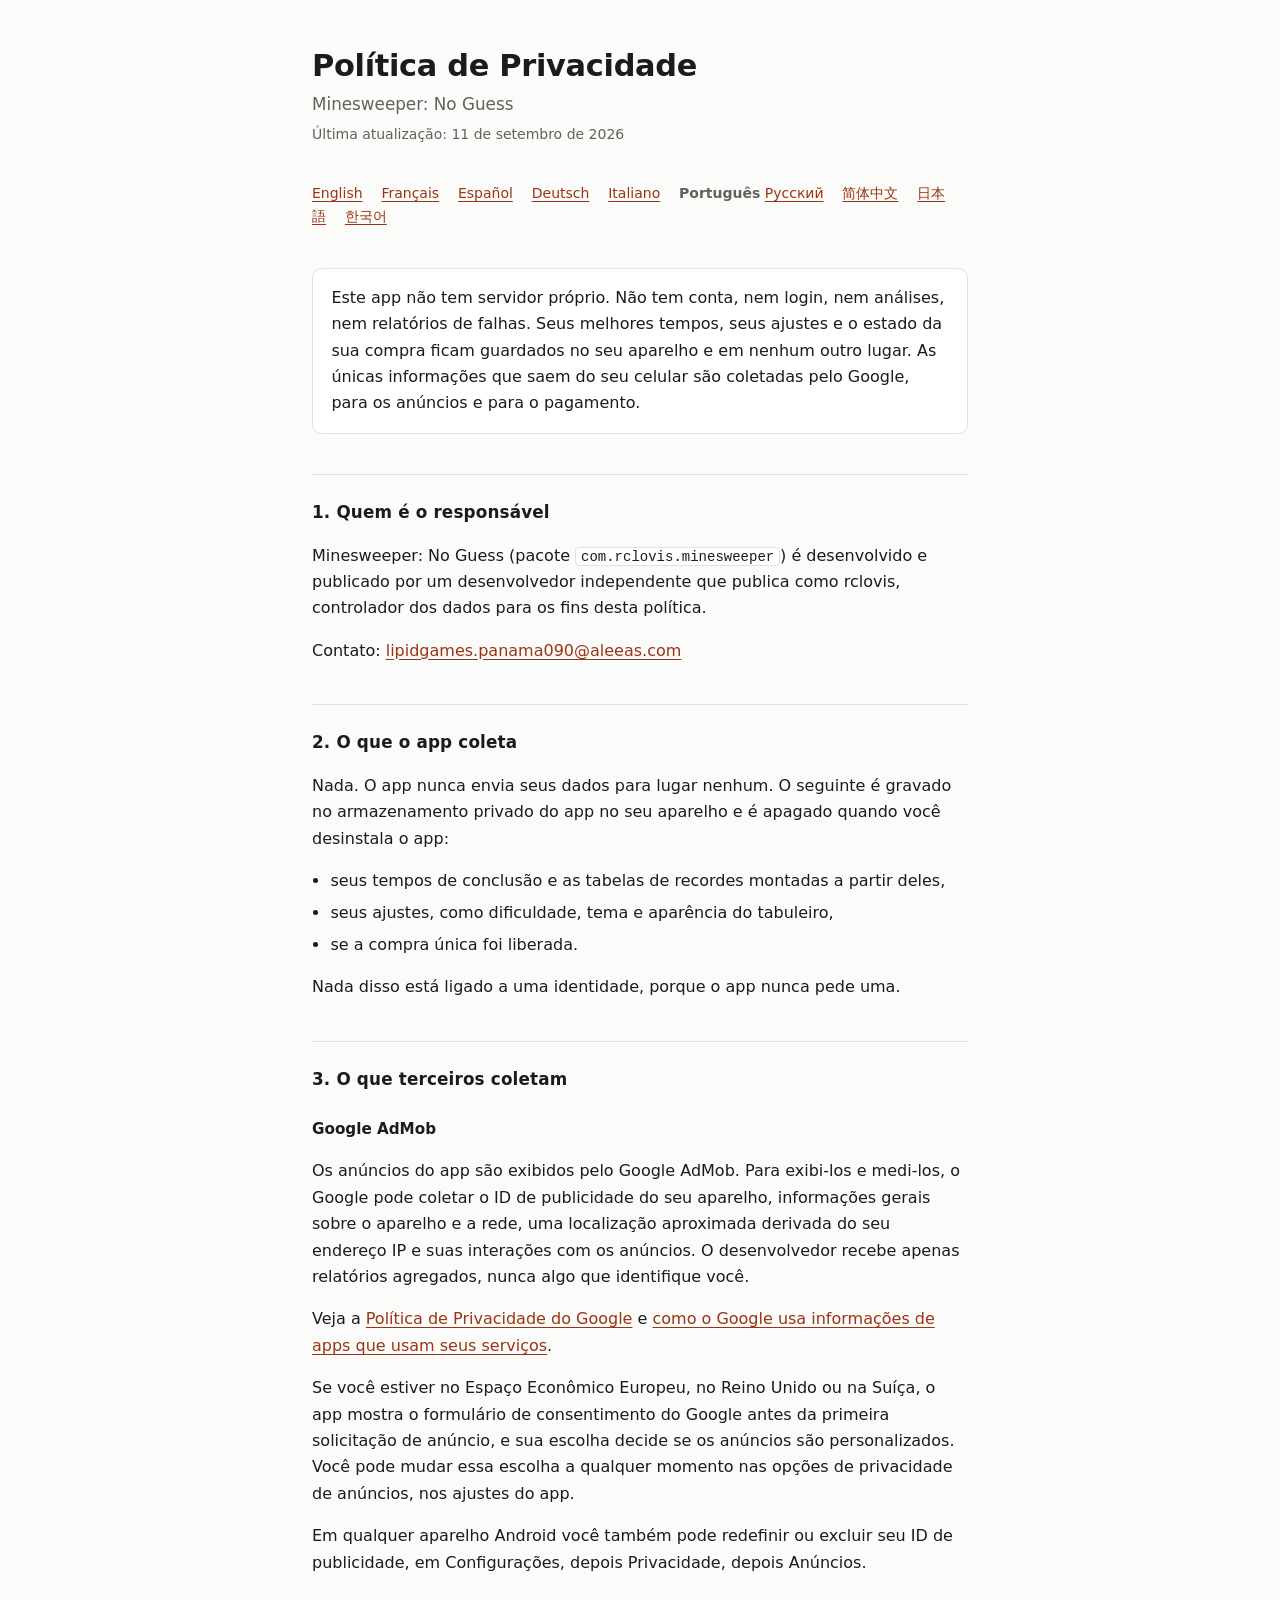
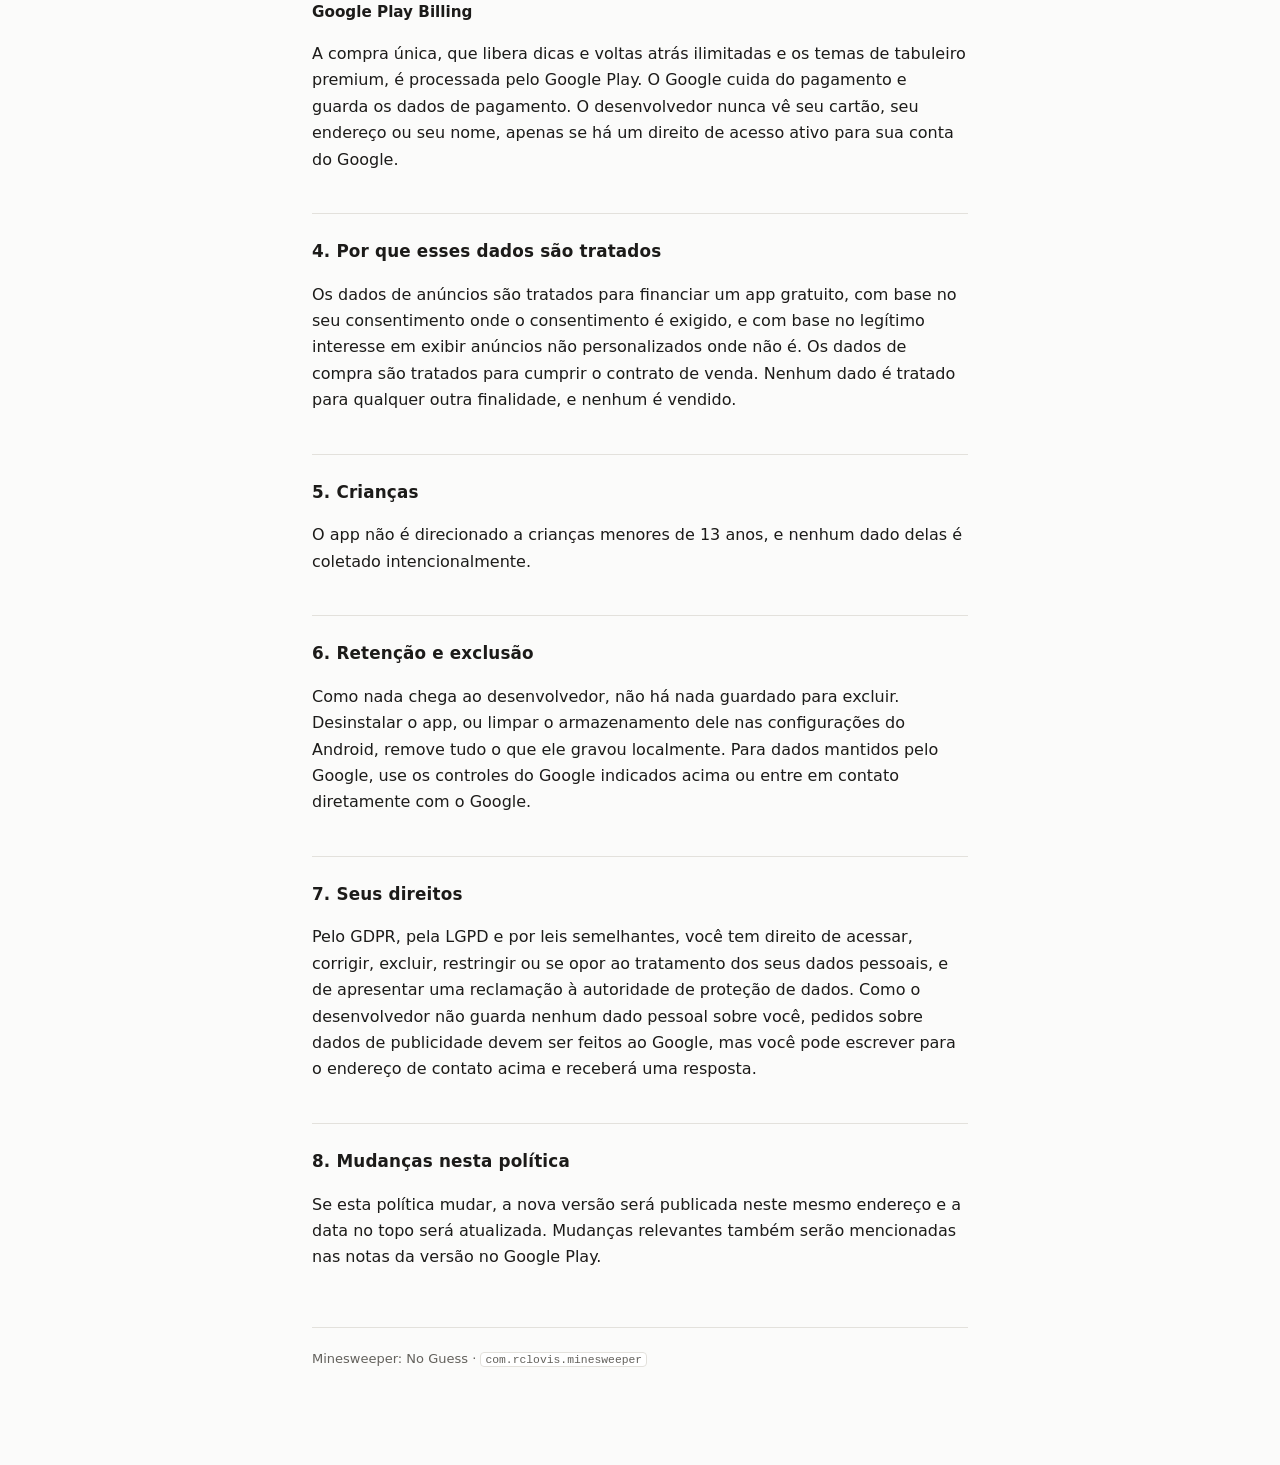
<file: minesweeper/privacy/pt/index.html>
<!doctype html>
<html lang="pt">
<head>
<meta charset="utf-8">
<meta name="viewport" content="width=device-width, initial-scale=1">
<title>Política de Privacidade | Minesweeper: No Guess</title>
<link rel="stylesheet" href="/style.css">
</head>
<body>
<main>
  <h1>Política de Privacidade</h1>
  <p class="sub">Minesweeper: No Guess</p>
  <p class="date">Última atualização: 11 de setembro de 2026</p>

  <nav class="langs">
    <a href="../">English</a>
    <a href="../fr/">Fran&ccedil;ais</a>
    <a href="../es/">Espa&ntilde;ol</a>
    <a href="../de/">Deutsch</a>
    <a href="../it/">Italiano</a>
    <strong>Portugu&ecirc;s</strong>
    <a href="../ru/">Русский</a>
    <a href="../zh/">&#31616;&#20307;&#20013;&#25991;</a>
    <a href="../ja/">日本語</a>
    <a href="../ko/">한국어</a>
  </nav>

  <div class="lead">
    <p>Este app não tem servidor próprio. Não tem conta, nem login, nem análises, nem relatórios de falhas. Seus melhores tempos, seus ajustes e o estado da sua compra ficam guardados no seu aparelho e em nenhum outro lugar. As únicas informações que saem do seu celular são coletadas pelo Google, para os anúncios e para o pagamento.</p>
  </div>

  <h2>1. Quem é o responsável</h2>
  <p>Minesweeper: No Guess (pacote <code>com.rclovis.minesweeper</code>) é desenvolvido e publicado por um desenvolvedor independente que publica como rclovis, controlador dos dados para os fins desta política.</p>
  <p>Contato: <a href="mailto:lipidgames.panama090@aleeas.com">lipidgames.panama090@aleeas.com</a></p>

  <h2>2. O que o app coleta</h2>
  <p>Nada. O app nunca envia seus dados para lugar nenhum. O seguinte é gravado no armazenamento privado do app no seu aparelho e é apagado quando você desinstala o app:</p>
  <ul>
    <li>seus tempos de conclusão e as tabelas de recordes montadas a partir deles,</li>
    <li>seus ajustes, como dificuldade, tema e aparência do tabuleiro,</li>
    <li>se a compra única foi liberada.</li>
  </ul>
  <p>Nada disso está ligado a uma identidade, porque o app nunca pede uma.</p>

  <h2>3. O que terceiros coletam</h2>

  <h3>Google AdMob</h3>
  <p>Os anúncios do app são exibidos pelo Google AdMob. Para exibi-los e medi-los, o Google pode coletar o ID de publicidade do seu aparelho, informações gerais sobre o aparelho e a rede, uma localização aproximada derivada do seu endereço IP e suas interações com os anúncios. O desenvolvedor recebe apenas relatórios agregados, nunca algo que identifique você.</p>
  <p>Veja a <a href="https://policies.google.com/privacy">Política de Privacidade do Google</a> e <a href="https://policies.google.com/technologies/partner-sites">como o Google usa informações de apps que usam seus serviços</a>.</p>
  <p>Se você estiver no Espaço Econômico Europeu, no Reino Unido ou na Suíça, o app mostra o formulário de consentimento do Google antes da primeira solicitação de anúncio, e sua escolha decide se os anúncios são personalizados. Você pode mudar essa escolha a qualquer momento nas opções de privacidade de anúncios, nos ajustes do app.</p>
  <p>Em qualquer aparelho Android você também pode redefinir ou excluir seu ID de publicidade, em Configurações, depois Privacidade, depois Anúncios.</p>

  <h3>Google Play Billing</h3>
  <p>A compra única, que libera dicas e voltas atrás ilimitadas e os temas de tabuleiro premium, é processada pelo Google Play. O Google cuida do pagamento e guarda os dados de pagamento. O desenvolvedor nunca vê seu cartão, seu endereço ou seu nome, apenas se há um direito de acesso ativo para sua conta do Google.</p>

  <h2>4. Por que esses dados são tratados</h2>
  <p>Os dados de anúncios são tratados para financiar um app gratuito, com base no seu consentimento onde o consentimento é exigido, e com base no legítimo interesse em exibir anúncios não personalizados onde não é. Os dados de compra são tratados para cumprir o contrato de venda. Nenhum dado é tratado para qualquer outra finalidade, e nenhum é vendido.</p>

  <h2>5. Crianças</h2>
  <p>O app não é direcionado a crianças menores de 13 anos, e nenhum dado delas é coletado intencionalmente.</p>

  <h2>6. Retenção e exclusão</h2>
  <p>Como nada chega ao desenvolvedor, não há nada guardado para excluir. Desinstalar o app, ou limpar o armazenamento dele nas configurações do Android, remove tudo o que ele gravou localmente. Para dados mantidos pelo Google, use os controles do Google indicados acima ou entre em contato diretamente com o Google.</p>

  <h2>7. Seus direitos</h2>
  <p>Pelo GDPR, pela LGPD e por leis semelhantes, você tem direito de acessar, corrigir, excluir, restringir ou se opor ao tratamento dos seus dados pessoais, e de apresentar uma reclamação à autoridade de proteção de dados. Como o desenvolvedor não guarda nenhum dado pessoal sobre você, pedidos sobre dados de publicidade devem ser feitos ao Google, mas você pode escrever para o endereço de contato acima e receberá uma resposta.</p>

  <h2>8. Mudanças nesta política</h2>
  <p>Se esta política mudar, a nova versão será publicada neste mesmo endereço e a data no topo será atualizada. Mudanças relevantes também serão mencionadas nas notas da versão no Google Play.</p>

  <footer>
    Minesweeper: No Guess &middot; <code>com.rclovis.minesweeper</code>
  </footer>
</main>
</body>
</html>
</file>
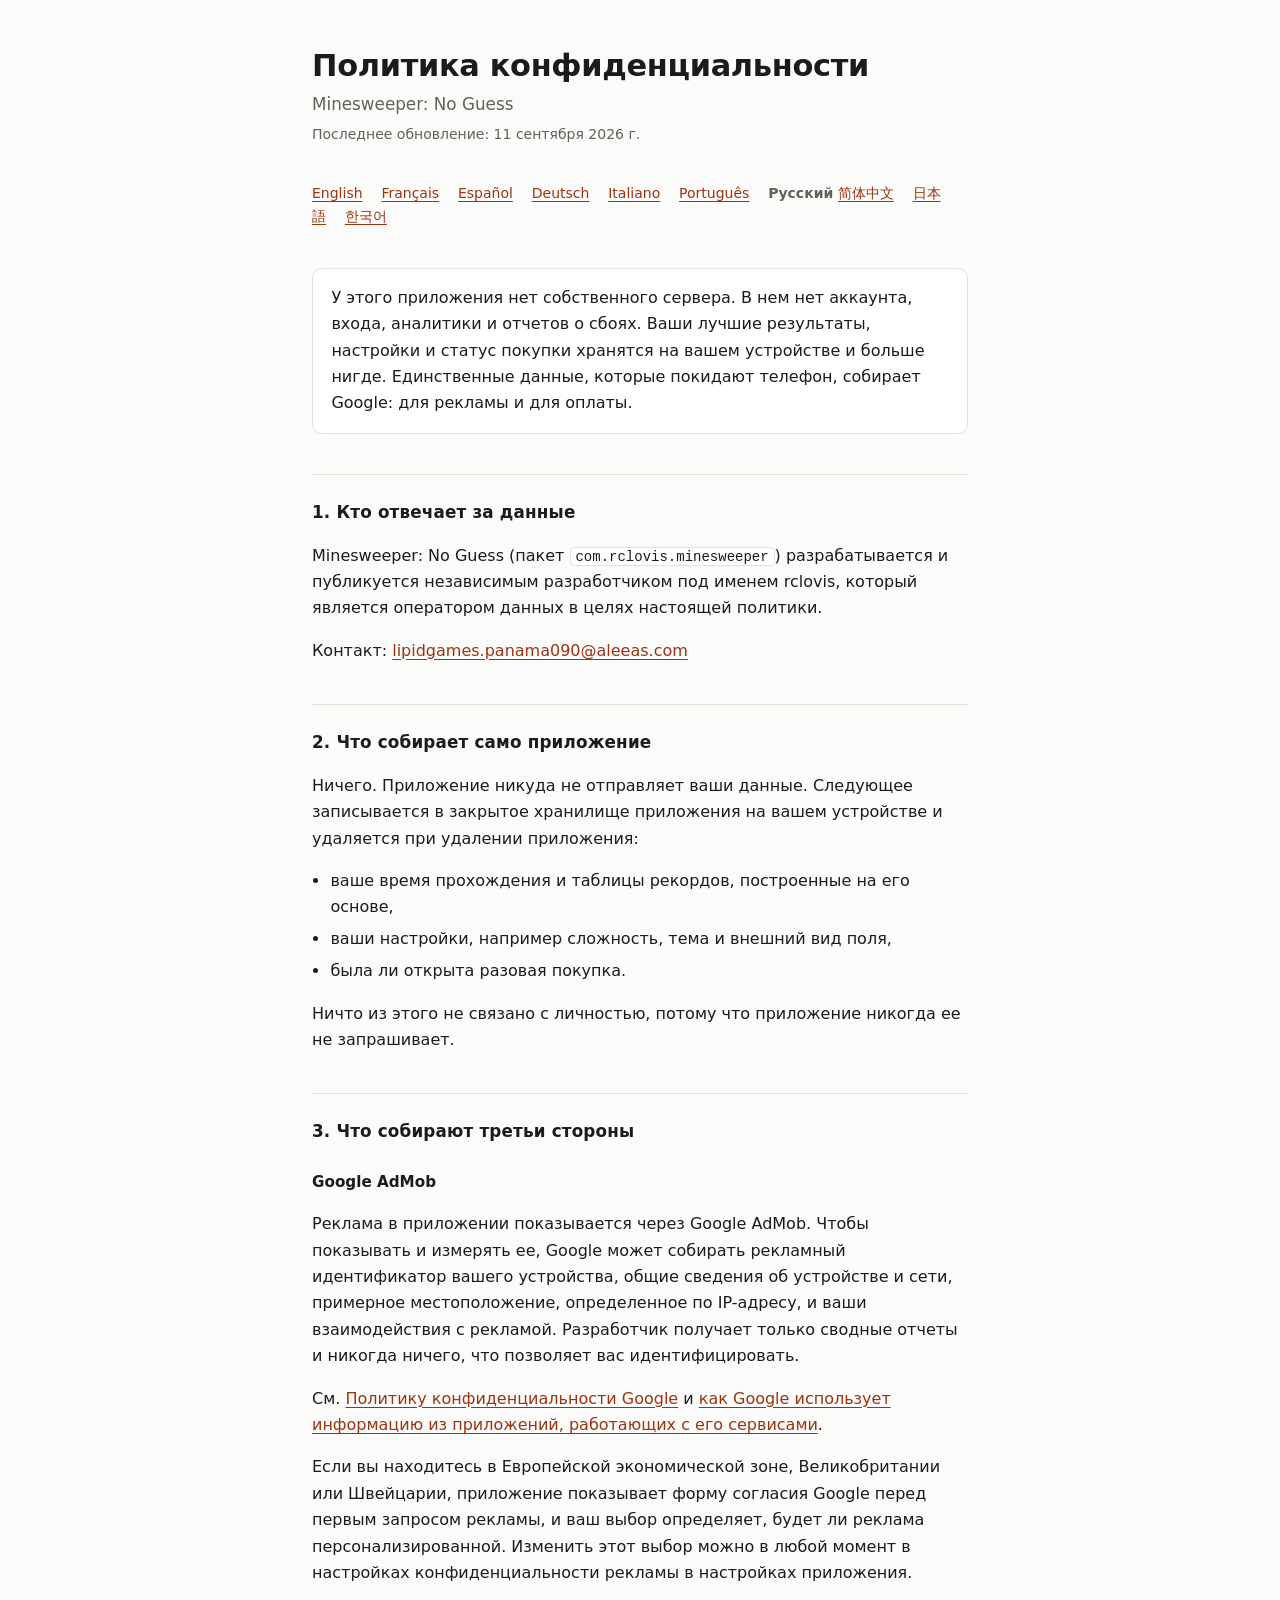
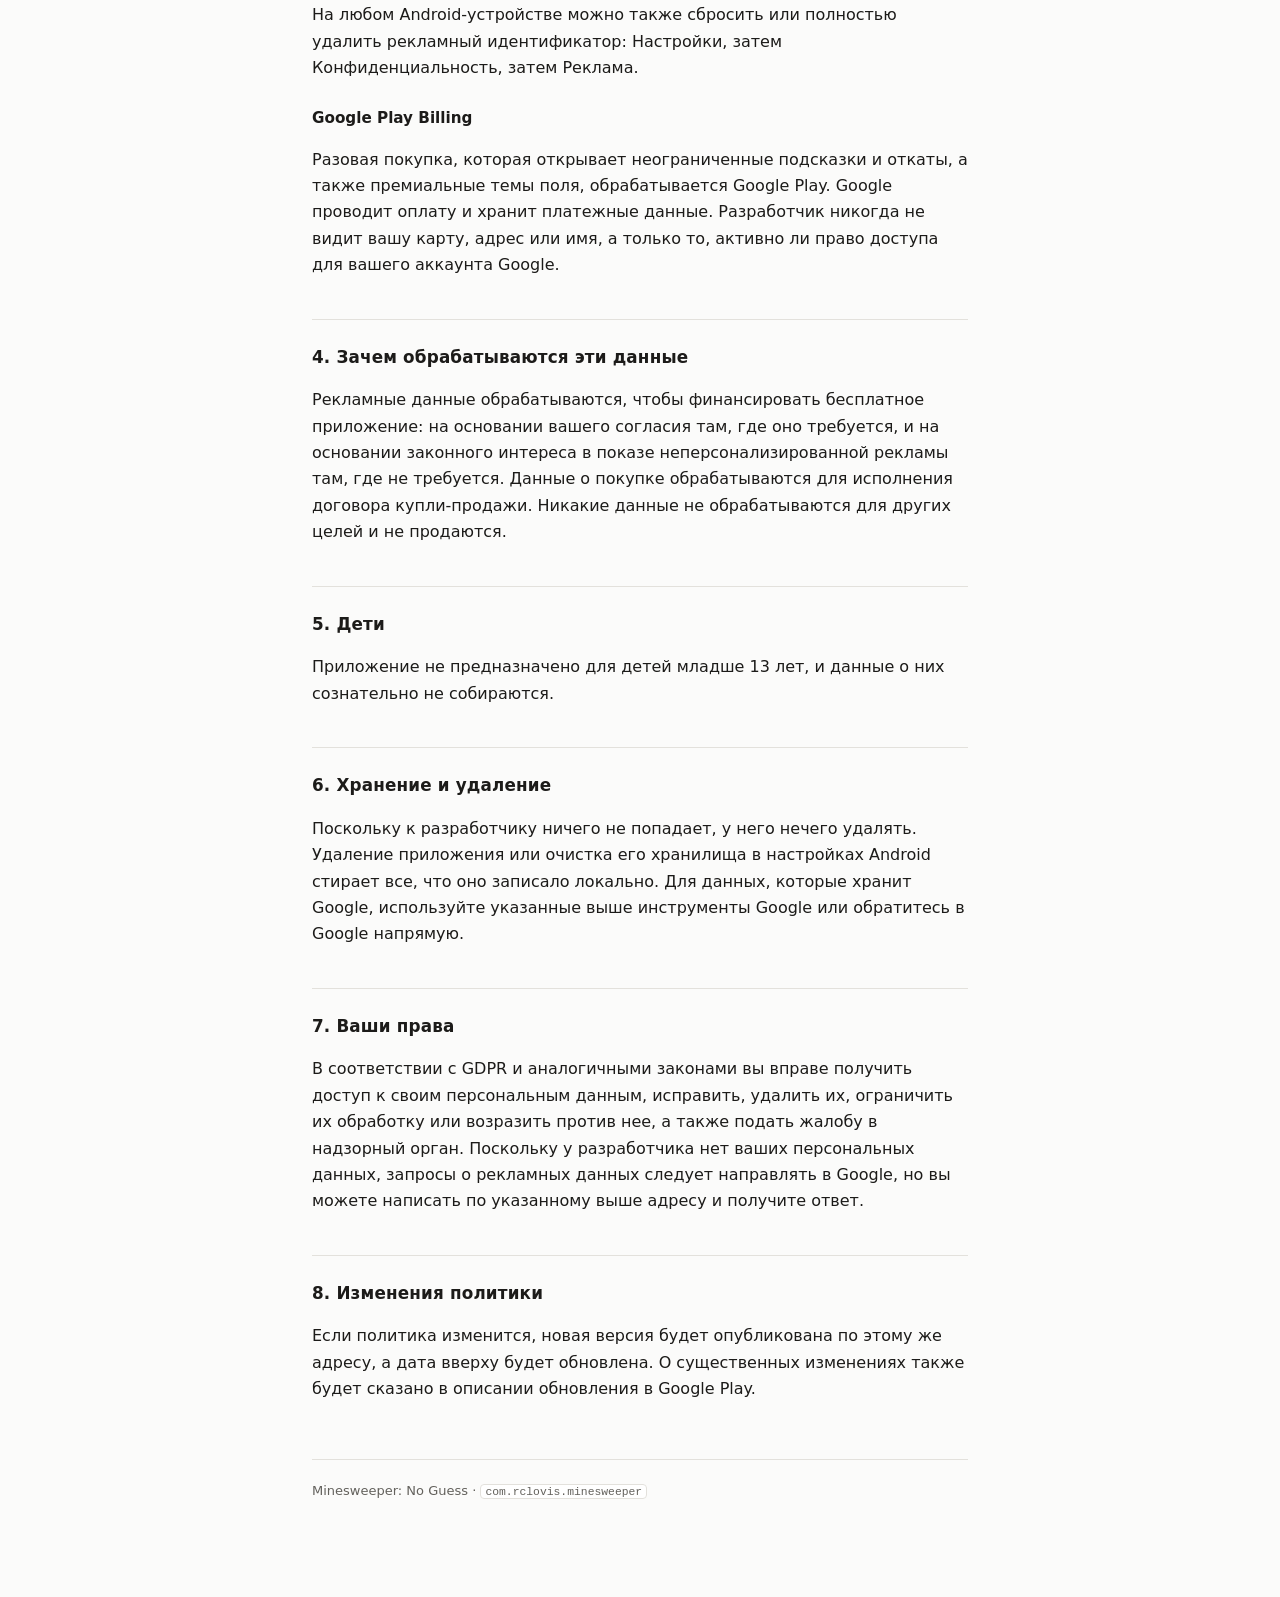
<file: minesweeper/privacy/ru/index.html>
<!doctype html>
<html lang="ru">
<head>
<meta charset="utf-8">
<meta name="viewport" content="width=device-width, initial-scale=1">
<title>Политика конфиденциальности | Minesweeper: No Guess</title>
<link rel="stylesheet" href="/style.css">
</head>
<body>
<main>
  <h1>Политика конфиденциальности</h1>
  <p class="sub">Minesweeper: No Guess</p>
  <p class="date">Последнее обновление: 11 сентября 2026 г.</p>

  <nav class="langs">
    <a href="../">English</a>
    <a href="../fr/">Fran&ccedil;ais</a>
    <a href="../es/">Espa&ntilde;ol</a>
    <a href="../de/">Deutsch</a>
    <a href="../it/">Italiano</a>
    <a href="../pt/">Portugu&ecirc;s</a>
    <strong>Русский</strong>
    <a href="../zh/">&#31616;&#20307;&#20013;&#25991;</a>
    <a href="../ja/">日本語</a>
    <a href="../ko/">한국어</a>
  </nav>

  <div class="lead">
    <p>У этого приложения нет собственного сервера. В нем нет аккаунта, входа, аналитики и отчетов о сбоях. Ваши лучшие результаты, настройки и статус покупки хранятся на вашем устройстве и больше нигде. Единственные данные, которые покидают телефон, собирает Google: для рекламы и для оплаты.</p>
  </div>

  <h2>1. Кто отвечает за данные</h2>
  <p>Minesweeper: No Guess (пакет <code>com.rclovis.minesweeper</code>) разрабатывается и публикуется независимым разработчиком под именем rclovis, который является оператором данных в целях настоящей политики.</p>
  <p>Контакт: <a href="mailto:lipidgames.panama090@aleeas.com">lipidgames.panama090@aleeas.com</a></p>

  <h2>2. Что собирает само приложение</h2>
  <p>Ничего. Приложение никуда не отправляет ваши данные. Следующее записывается в закрытое хранилище приложения на вашем устройстве и удаляется при удалении приложения:</p>
  <ul>
    <li>ваше время прохождения и таблицы рекордов, построенные на его основе,</li>
    <li>ваши настройки, например сложность, тема и внешний вид поля,</li>
    <li>была ли открыта разовая покупка.</li>
  </ul>
  <p>Ничто из этого не связано с личностью, потому что приложение никогда ее не запрашивает.</p>

  <h2>3. Что собирают третьи стороны</h2>

  <h3>Google AdMob</h3>
  <p>Реклама в приложении показывается через Google AdMob. Чтобы показывать и измерять ее, Google может собирать рекламный идентификатор вашего устройства, общие сведения об устройстве и сети, примерное местоположение, определенное по IP-адресу, и ваши взаимодействия с рекламой. Разработчик получает только сводные отчеты и никогда ничего, что позволяет вас идентифицировать.</p>
  <p>См. <a href="https://policies.google.com/privacy">Политику конфиденциальности Google</a> и <a href="https://policies.google.com/technologies/partner-sites">как Google использует информацию из приложений, работающих с его сервисами</a>.</p>
  <p>Если вы находитесь в Европейской экономической зоне, Великобритании или Швейцарии, приложение показывает форму согласия Google перед первым запросом рекламы, и ваш выбор определяет, будет ли реклама персонализированной. Изменить этот выбор можно в любой момент в настройках конфиденциальности рекламы в настройках приложения.</p>
  <p>На любом Android-устройстве можно также сбросить или полностью удалить рекламный идентификатор: Настройки, затем Конфиденциальность, затем Реклама.</p>

  <h3>Google Play Billing</h3>
  <p>Разовая покупка, которая открывает неограниченные подсказки и откаты, а также премиальные темы поля, обрабатывается Google Play. Google проводит оплату и хранит платежные данные. Разработчик никогда не видит вашу карту, адрес или имя, а только то, активно ли право доступа для вашего аккаунта Google.</p>

  <h2>4. Зачем обрабатываются эти данные</h2>
  <p>Рекламные данные обрабатываются, чтобы финансировать бесплатное приложение: на основании вашего согласия там, где оно требуется, и на основании законного интереса в показе неперсонализированной рекламы там, где не требуется. Данные о покупке обрабатываются для исполнения договора купли-продажи. Никакие данные не обрабатываются для других целей и не продаются.</p>

  <h2>5. Дети</h2>
  <p>Приложение не предназначено для детей младше 13 лет, и данные о них сознательно не собираются.</p>

  <h2>6. Хранение и удаление</h2>
  <p>Поскольку к разработчику ничего не попадает, у него нечего удалять. Удаление приложения или очистка его хранилища в настройках Android стирает все, что оно записало локально. Для данных, которые хранит Google, используйте указанные выше инструменты Google или обратитесь в Google напрямую.</p>

  <h2>7. Ваши права</h2>
  <p>В соответствии с GDPR и аналогичными законами вы вправе получить доступ к своим персональным данным, исправить, удалить их, ограничить их обработку или возразить против нее, а также подать жалобу в надзорный орган. Поскольку у разработчика нет ваших персональных данных, запросы о рекламных данных следует направлять в Google, но вы можете написать по указанному выше адресу и получите ответ.</p>

  <h2>8. Изменения политики</h2>
  <p>Если политика изменится, новая версия будет опубликована по этому же адресу, а дата вверху будет обновлена. О существенных изменениях также будет сказано в описании обновления в Google Play.</p>

  <footer>
    Minesweeper: No Guess &middot; <code>com.rclovis.minesweeper</code>
  </footer>
</main>
</body>
</html>
</file>
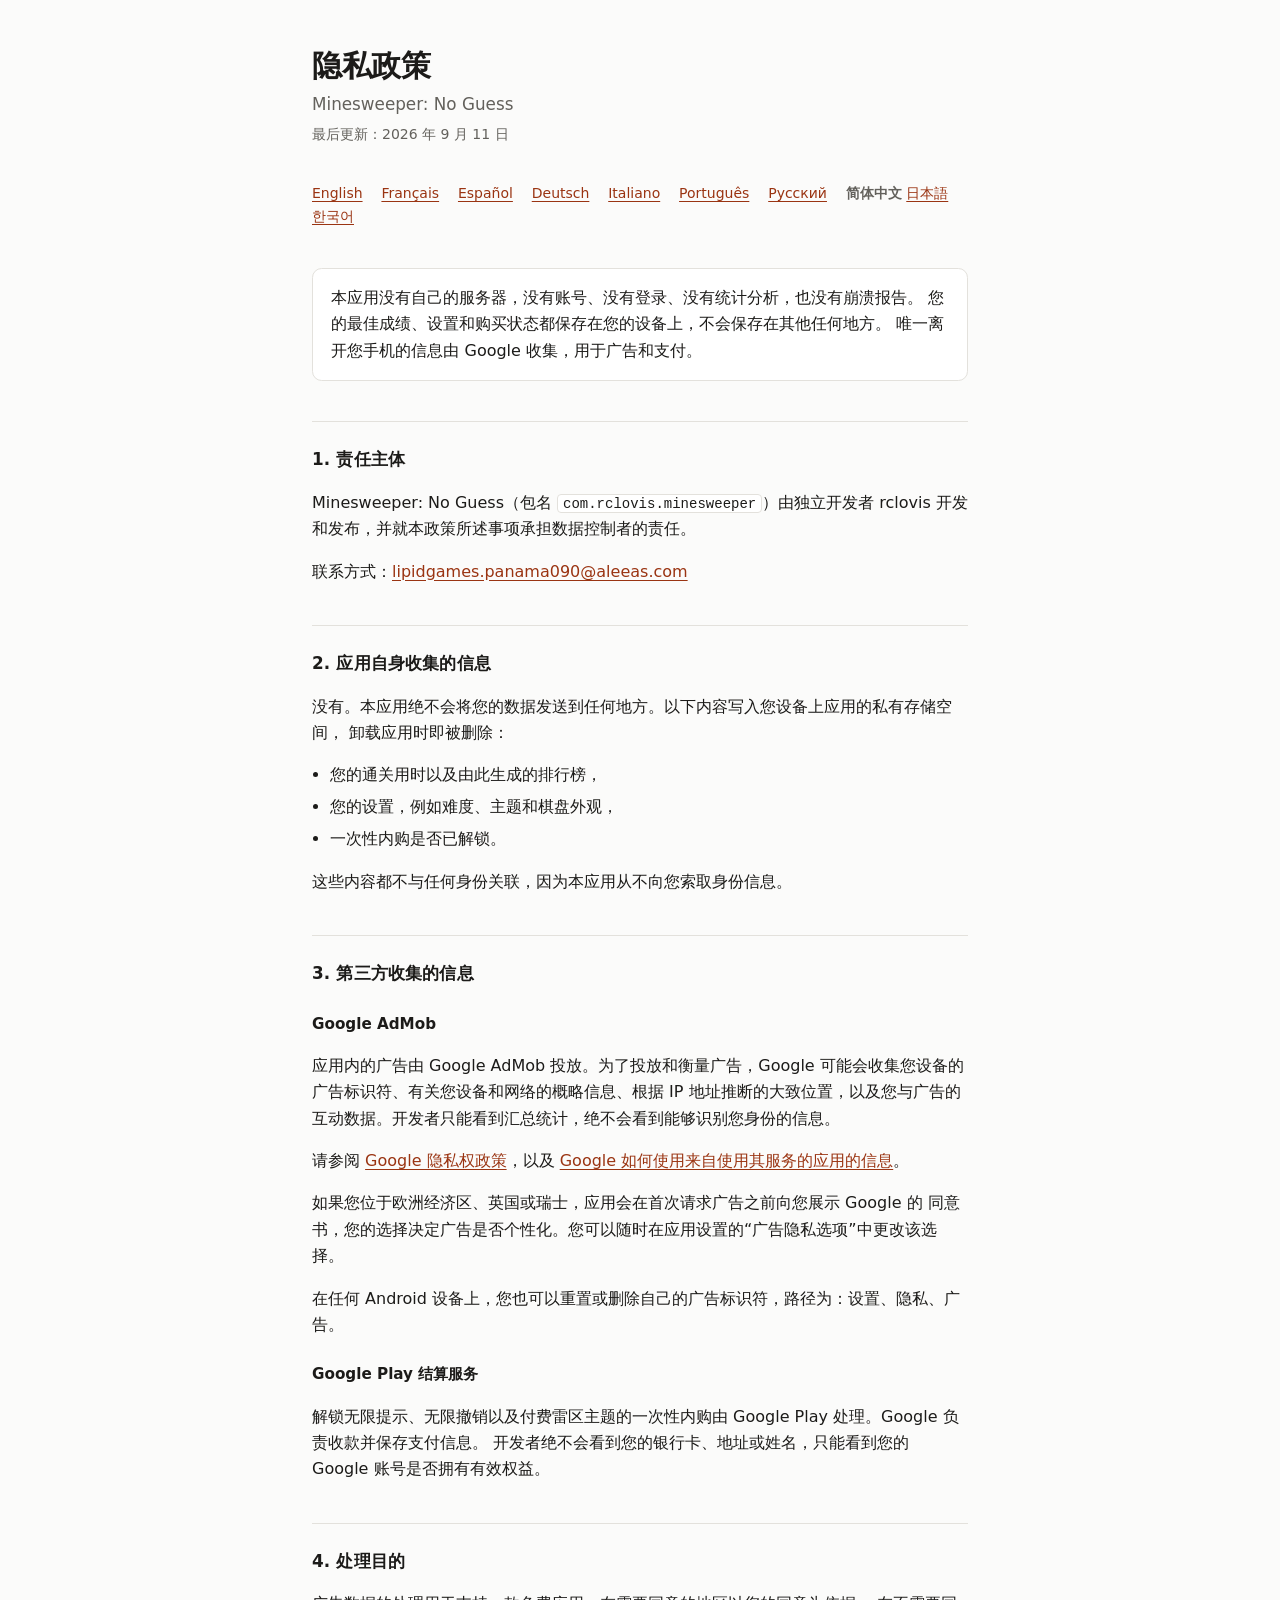
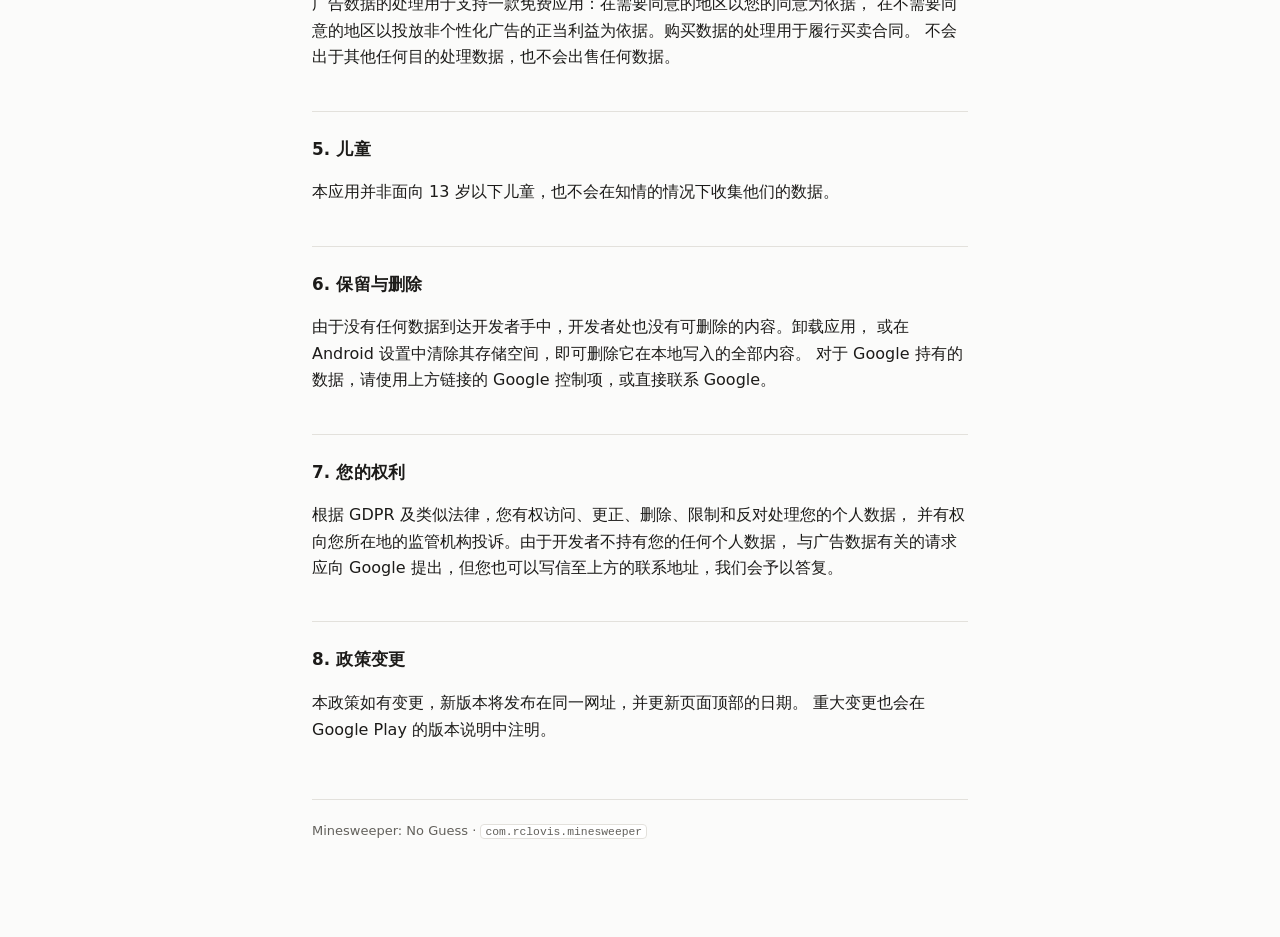
<file: minesweeper/privacy/zh/index.html>
<!doctype html>
<html lang="zh-Hans">
<head>
<meta charset="utf-8">
<meta name="viewport" content="width=device-width, initial-scale=1">
<title>隐私政策 | Minesweeper: No Guess</title>
<link rel="stylesheet" href="/style.css">
</head>
<body>
<main>
  <h1>隐私政策</h1>
  <p class="sub">Minesweeper: No Guess</p>
  <p class="date">最后更新：2026 年 9 月 11 日</p>

  <nav class="langs">
    <a href="../">English</a>
    <a href="../fr/">Fran&ccedil;ais</a>
    <a href="../es/">Espa&ntilde;ol</a>
    <a href="../de/">Deutsch</a>
    <a href="../it/">Italiano</a>
    <a href="../pt/">Portugu&ecirc;s</a>
    <a href="../ru/">Русский</a>
    <strong>&#31616;&#20307;&#20013;&#25991;</strong>
    <a href="../ja/">日本語</a>
    <a href="../ko/">한국어</a>
  </nav>

  <div class="lead">
    <p>本应用没有自己的服务器，没有账号、没有登录、没有统计分析，也没有崩溃报告。
    您的最佳成绩、设置和购买状态都保存在您的设备上，不会保存在其他任何地方。
    唯一离开您手机的信息由 Google 收集，用于广告和支付。</p>
  </div>

  <h2>1. 责任主体</h2>
  <p>Minesweeper: No Guess（包名 <code>com.rclovis.minesweeper</code>）由独立开发者 rclovis 开发和发布，并就本政策所述事项承担数据控制者的责任。</p>
  <p>联系方式：<a href="mailto:lipidgames.panama090@aleeas.com">lipidgames.panama090@aleeas.com</a></p>

  <h2>2. 应用自身收集的信息</h2>
  <p>没有。本应用绝不会将您的数据发送到任何地方。以下内容写入您设备上应用的私有存储空间，
  卸载应用时即被删除：</p>
  <ul>
    <li>您的通关用时以及由此生成的排行榜，</li>
    <li>您的设置，例如难度、主题和棋盘外观，</li>
    <li>一次性内购是否已解锁。</li>
  </ul>
  <p>这些内容都不与任何身份关联，因为本应用从不向您索取身份信息。</p>

  <h2>3. 第三方收集的信息</h2>

  <h3>Google AdMob</h3>
  <p>应用内的广告由 Google AdMob 投放。为了投放和衡量广告，Google 可能会收集您设备的
  广告标识符、有关您设备和网络的概略信息、根据 IP 地址推断的大致位置，以及您与广告的
  互动数据。开发者只能看到汇总统计，绝不会看到能够识别您身份的信息。</p>
  <p>请参阅
  <a href="https://policies.google.com/privacy">Google 隐私权政策</a>，以及
  <a href="https://policies.google.com/technologies/partner-sites">Google
  如何使用来自使用其服务的应用的信息</a>。</p>
  <p>如果您位于欧洲经济区、英国或瑞士，应用会在首次请求广告之前向您展示 Google 的
  同意书，您的选择决定广告是否个性化。您可以随时在应用设置的“广告隐私选项”中更改该选择。</p>
  <p>在任何 Android 设备上，您也可以重置或删除自己的广告标识符，路径为：设置、隐私、广告。</p>

  <h3>Google Play 结算服务</h3>
  <p>解锁无限提示、无限撤销以及付费雷区主题的一次性内购由 Google Play 处理。Google 负责收款并保存支付信息。
  开发者绝不会看到您的银行卡、地址或姓名，只能看到您的 Google 账号是否拥有有效权益。</p>

  <h2>4. 处理目的</h2>
  <p>广告数据的处理用于支持一款免费应用：在需要同意的地区以您的同意为依据，
  在不需要同意的地区以投放非个性化广告的正当利益为依据。购买数据的处理用于履行买卖合同。
  不会出于其他任何目的处理数据，也不会出售任何数据。</p>

  <h2>5. 儿童</h2>
  <p>本应用并非面向 13 岁以下儿童，也不会在知情的情况下收集他们的数据。</p>

  <h2>6. 保留与删除</h2>
  <p>由于没有任何数据到达开发者手中，开发者处也没有可删除的内容。卸载应用，
  或在 Android 设置中清除其存储空间，即可删除它在本地写入的全部内容。
  对于 Google 持有的数据，请使用上方链接的 Google 控制项，或直接联系 Google。</p>

  <h2>7. 您的权利</h2>
  <p>根据 GDPR 及类似法律，您有权访问、更正、删除、限制和反对处理您的个人数据，
  并有权向您所在地的监管机构投诉。由于开发者不持有您的任何个人数据，
  与广告数据有关的请求应向 Google 提出，但您也可以写信至上方的联系地址，我们会予以答复。</p>

  <h2>8. 政策变更</h2>
  <p>本政策如有变更，新版本将发布在同一网址，并更新页面顶部的日期。
  重大变更也会在 Google Play 的版本说明中注明。</p>

  <footer>
    Minesweeper: No Guess &middot; <code>com.rclovis.minesweeper</code>
  </footer>
</main>
</body>
</html>
</file>
<file: style.css>
:root {
  --bg: #fbfbfa;
  --fg: #1c1b19;
  --muted: #63615c;
  --rule: #e3e1dc;
  --accent: #9a3412;
  --card: #ffffff;
}
@media (prefers-color-scheme: dark) {
  :root {
    --bg: #16150f;
    --fg: #eceae4;
    --muted: #9b988f;
    --rule: #2f2d26;
    --accent: #f0a878;
    --card: #1e1d16;
  }
}
* { box-sizing: border-box; }
html { -webkit-text-size-adjust: 100%; }
body {
  margin: 0;
  padding: 3rem 1.25rem 6rem;
  background: var(--bg);
  color: var(--fg);
  font: 16px/1.65 ui-sans-serif, system-ui, -apple-system, "Segoe UI", Roboto, "Helvetica Neue", Arial, "Noto Sans SC", sans-serif;
}
main { max-width: 41rem; margin: 0 auto; }
h1 { font-size: 1.9rem; line-height: 1.2; margin: 0 0 .4rem; letter-spacing: -.01em; }
.sub { color: var(--muted); margin: 0 0 .25rem; font-size: 1.05rem; }
.date { color: var(--muted); font-size: .875rem; margin: 0 0 2.25rem; }
h2 {
  font-size: 1.05rem;
  margin: 2.5rem 0 .6rem;
  padding-top: 1.5rem;
  border-top: 1px solid var(--rule);
  letter-spacing: .01em;
}
h3 { font-size: .95rem; margin: 1.5rem 0 .4rem; }
p, li { color: var(--fg); }
ul { padding-left: 1.15rem; }
li { margin: .35rem 0; }
a { color: var(--accent); text-underline-offset: .18em; }
code {
  font-family: ui-monospace, SFMono-Regular, Menlo, Consolas, monospace;
  font-size: .875em;
  background: var(--card);
  border: 1px solid var(--rule);
  border-radius: .25rem;
  padding: .05em .35em;
}
.lead {
  background: var(--card);
  border: 1px solid var(--rule);
  border-radius: .6rem;
  padding: 1rem 1.15rem;
  margin: 0 0 1rem;
}
.lead p { margin: 0; }
nav.langs {
  margin: 0 0 2.5rem;
  font-size: .875rem;
  color: var(--muted);
}
nav.langs a { margin-right: .9rem; }
footer {
  margin-top: 3.5rem;
  padding-top: 1.25rem;
  border-top: 1px solid var(--rule);
  color: var(--muted);
  font-size: .8125rem;
}
</file>
